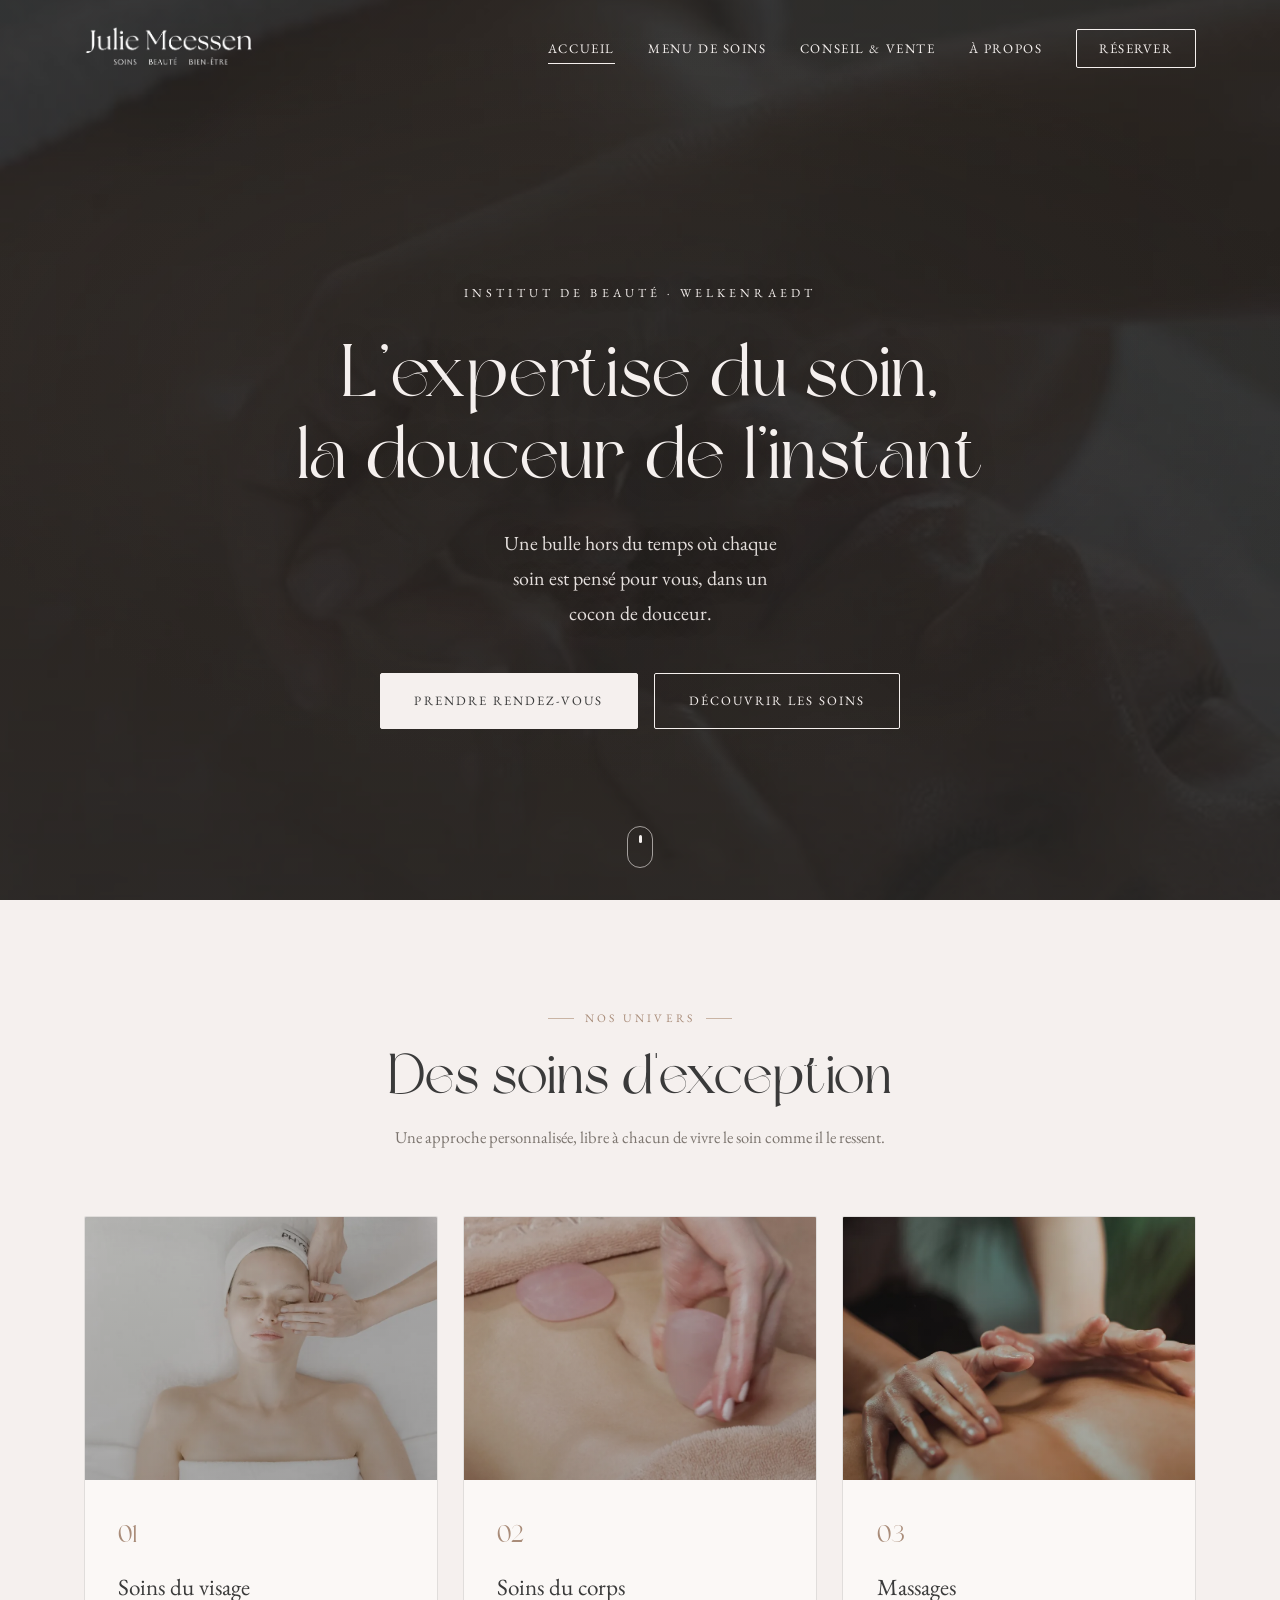
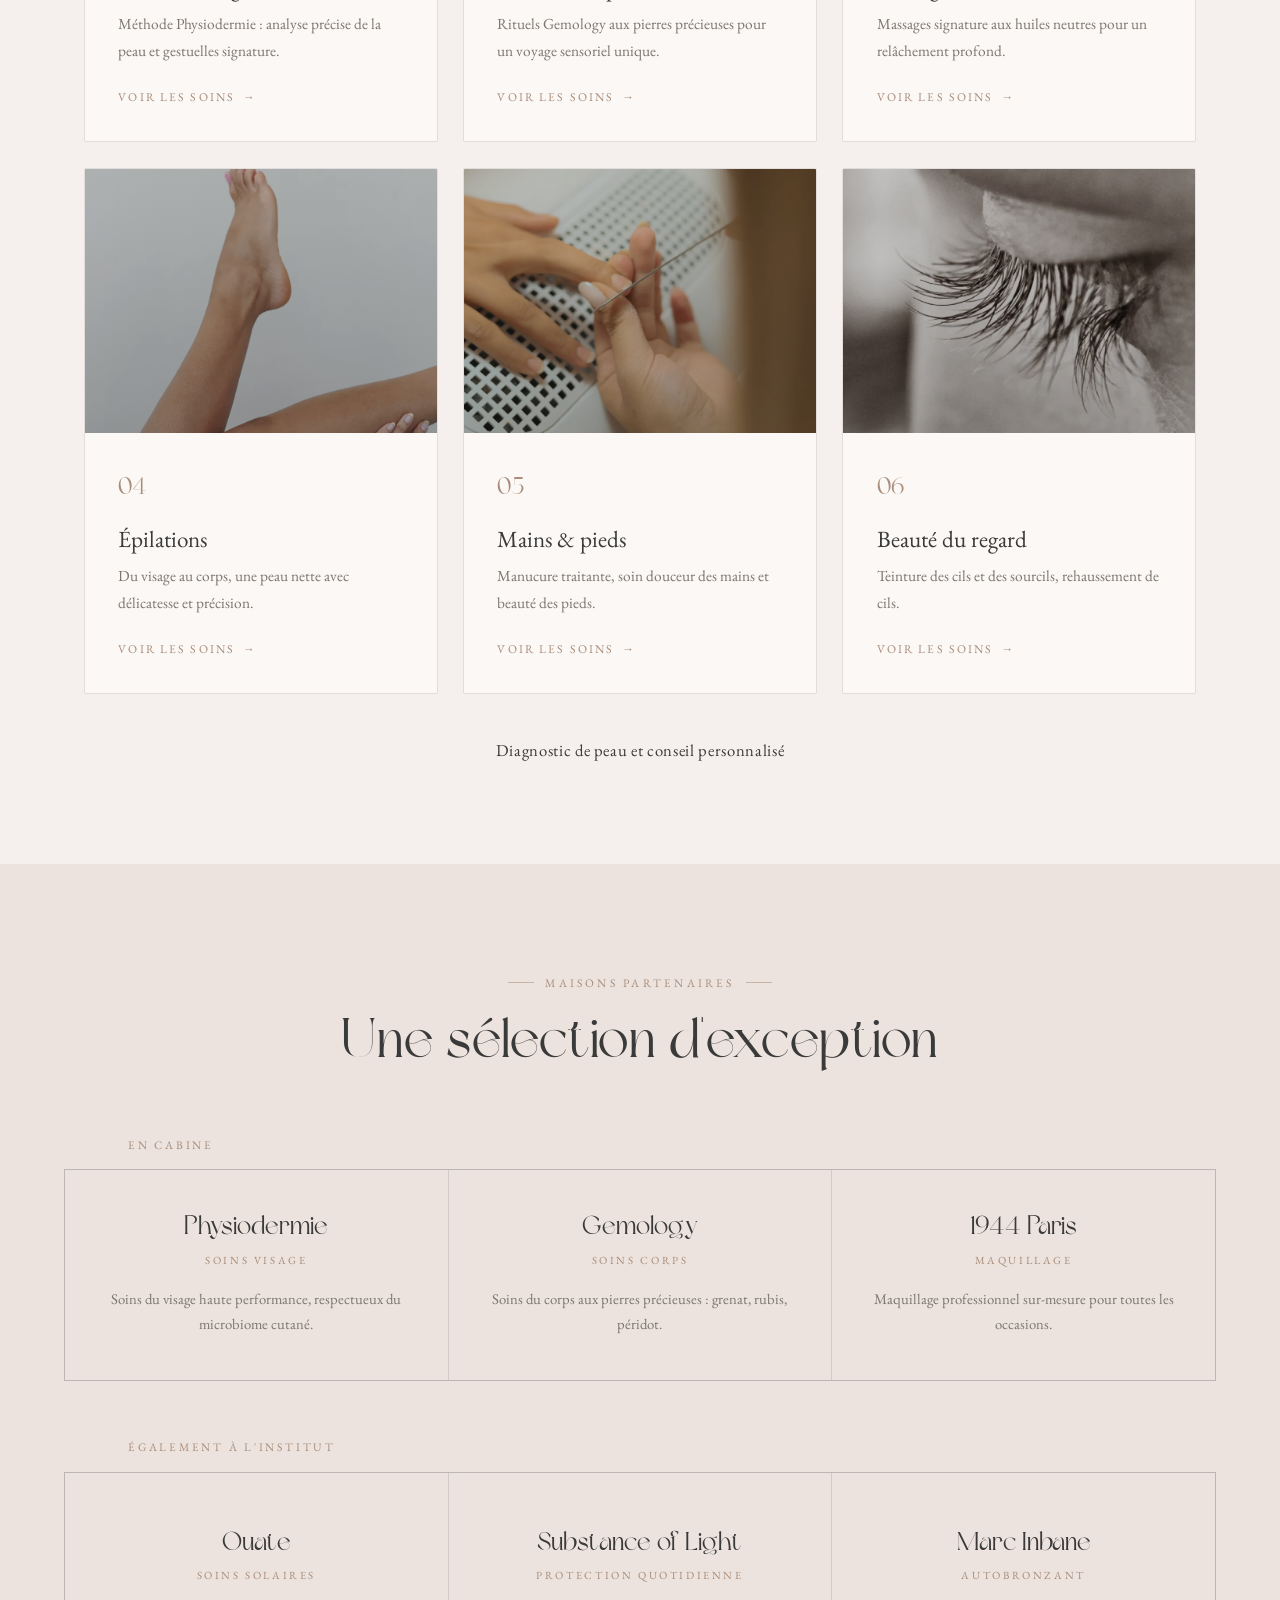
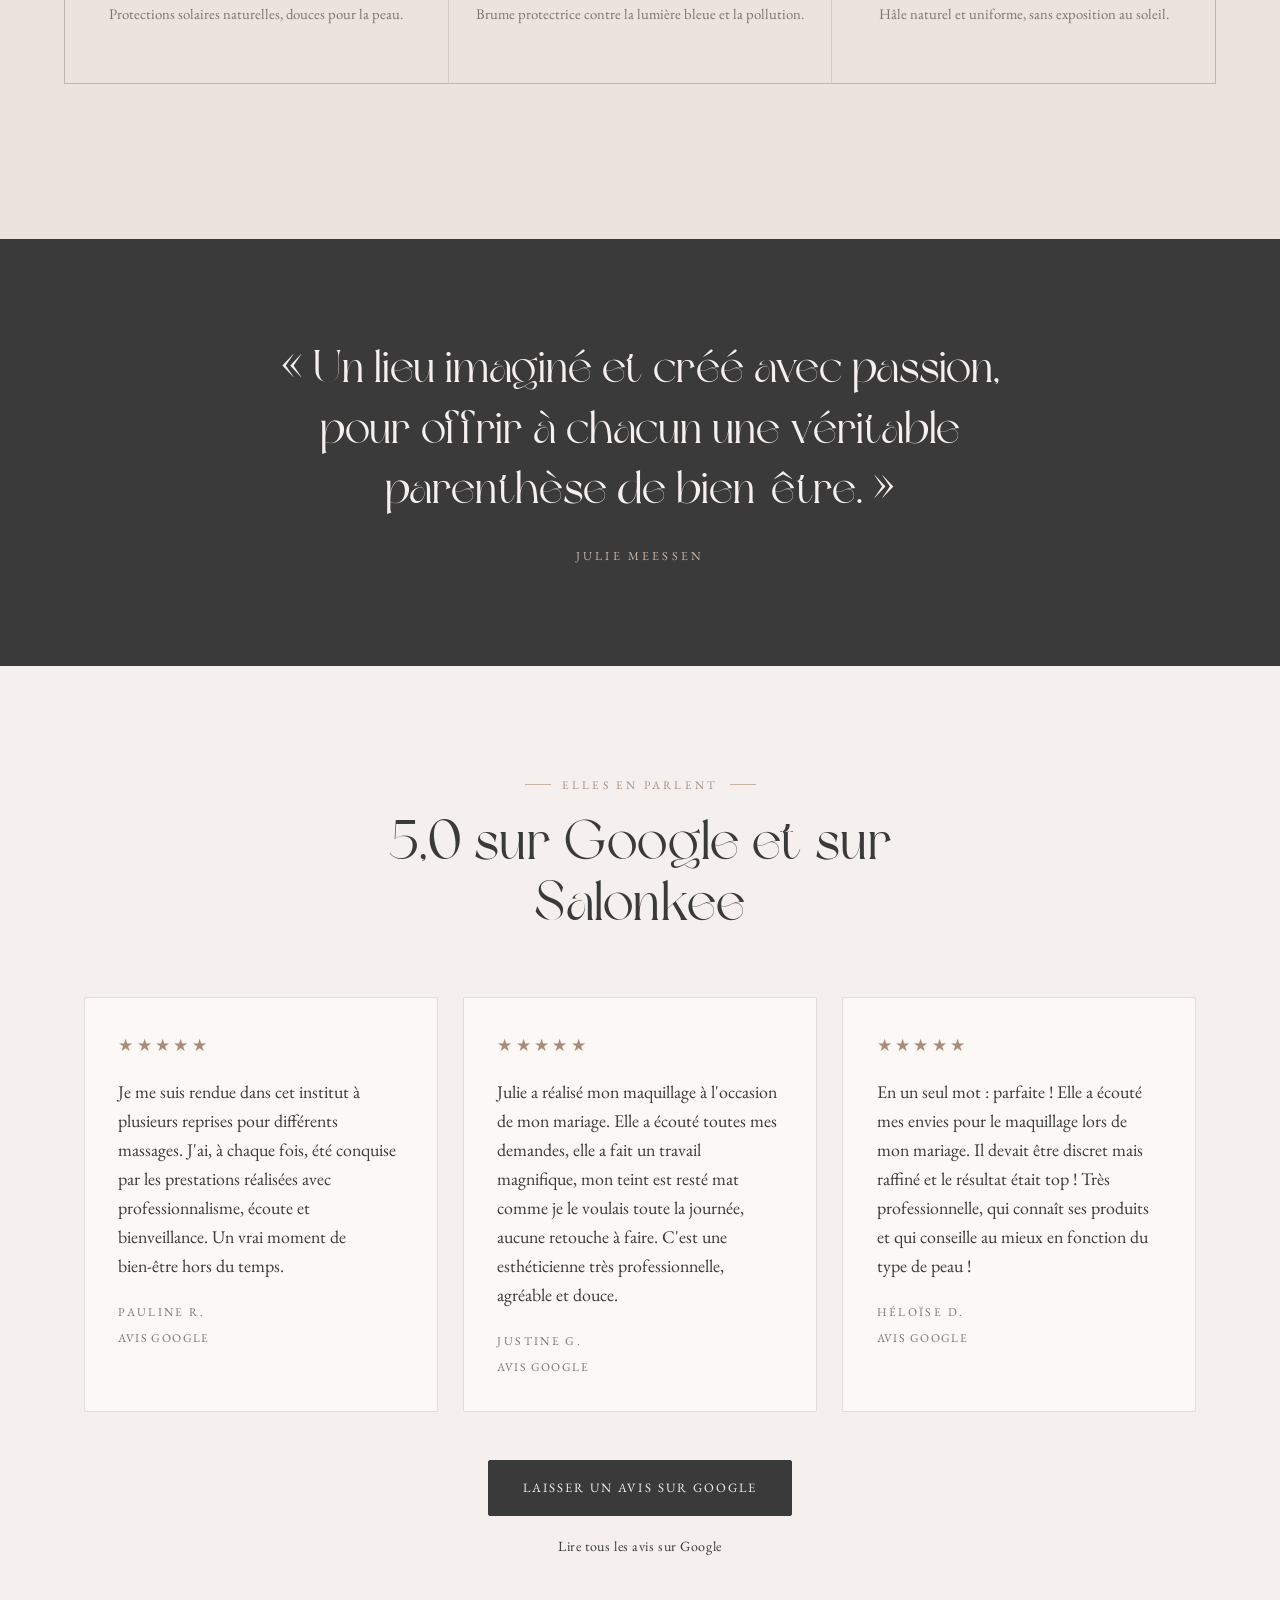
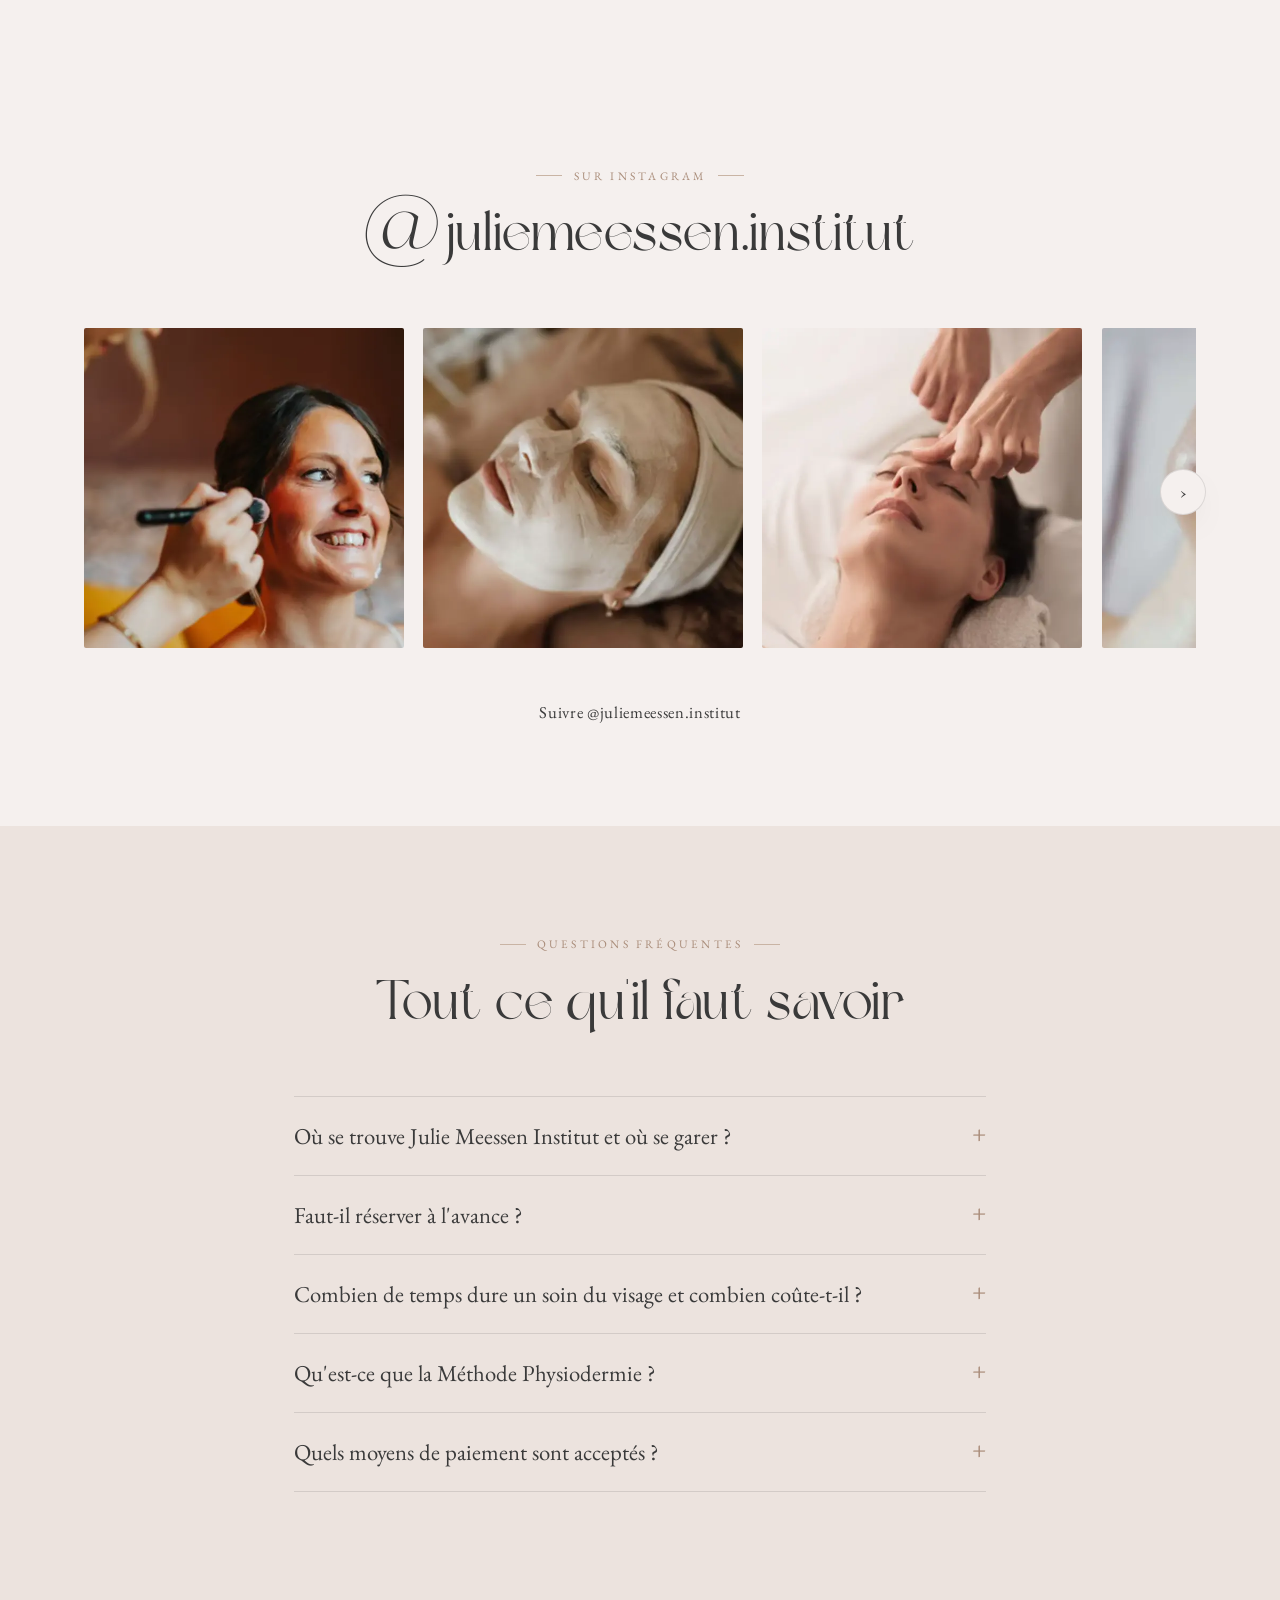
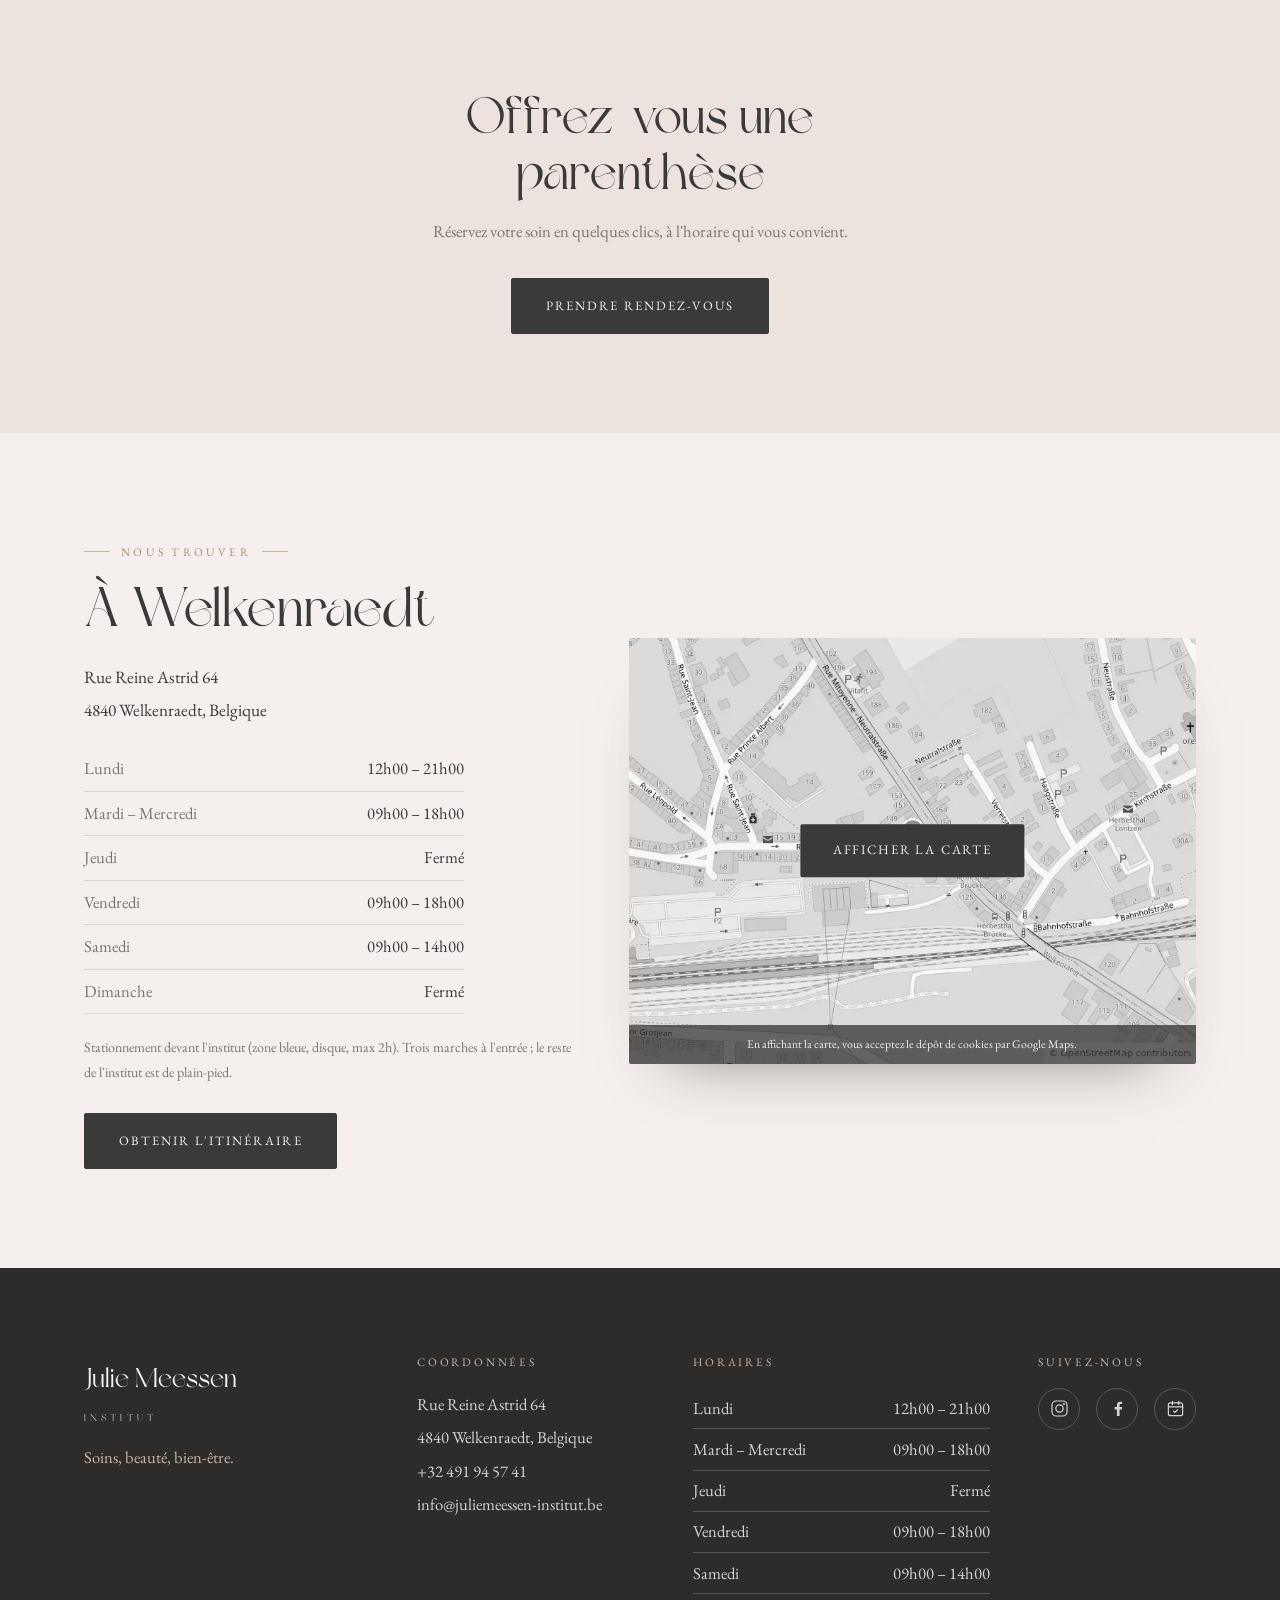
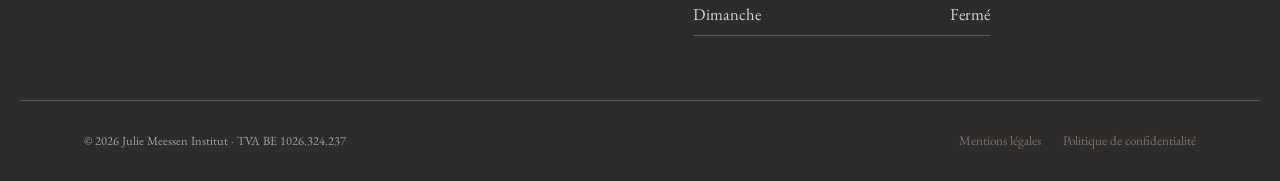
<file: index.html>
<!DOCTYPE html>
<html lang="fr">
<head>
  <meta charset="UTF-8" />
  <meta name="viewport" content="width=device-width, initial-scale=1.0" />

  <!-- ============================================================
       SEO — ciblage local Welkenraedt
  ============================================================ -->
  <title>Julie Meessen Institut — Institut de beauté à Welkenraedt</title>
  <meta name="description" content="Institut de beauté à Welkenraedt. Soins du visage, soins du corps, massages, épilations et beauté du regard. Révélez votre beauté naturelle." />
  <link rel="canonical" href="https://www.juliemeessen-institut.be/" />

  <!-- Open Graph (partage Facebook / Instagram) -->
  <meta property="og:type" content="website" />
  <meta property="og:locale" content="fr_BE" />
  <meta property="og:title" content="Julie Meessen Institut — Institut de beauté à Welkenraedt" />
  <meta property="og:description" content="Institut de beauté à Welkenraedt. Soins du visage, soins du corps, massages, épilations et beauté du regard. Révélez votre beauté naturelle." />
  <meta property="og:url" content="https://www.juliemeessen-institut.be/" />
  <meta property="og:site_name" content="Julie Meessen Institut" />
  <meta property="og:image" content="https://www.juliemeessen-institut.be/assets/images/og-image.jpg" />
  <meta property="og:image:type" content="image/jpeg" />
  <meta property="og:image:width" content="1200" />
  <meta property="og:image:height" content="630" />
  <meta property="og:image:alt" content="Soin du visage à l'institut Julie Meessen, à Welkenraedt" />
  <meta name="twitter:card" content="summary_large_image" />
  <meta name="twitter:title" content="Julie Meessen Institut — Institut de beauté à Welkenraedt" />
  <meta name="twitter:description" content="Institut de beauté à Welkenraedt. Soins du visage, soins du corps, massages, épilations et beauté du regard. Révélez votre beauté naturelle." />
  <meta name="twitter:image" content="https://www.juliemeessen-institut.be/assets/images/og-image.jpg" />
  <meta name="twitter:image:alt" content="Soin du visage à l'institut Julie Meessen, à Welkenraedt" />

  <!-- ============================================================
       POLICES — auto-hébergées (Dream Avenue + EB Garamond),
       déclarées en @font-face dans css/styles.css et css/additions.css
  ============================================================ -->
  <link rel="preload" href="assets/fonts/dream-avenue.woff2" as="font" type="font/woff2" crossorigin />
  <link rel="preload" href="assets/fonts/EBGaramond-Regular.woff2" as="font" type="font/woff2" crossorigin />

  <!-- Styles -->
  <!-- Favicon & manifeste -->
  <link rel="icon" href="favicon.ico" sizes="any" />
  <link rel="icon" type="image/png" sizes="32x32" href="assets/images/favicon-32x32.png" />
  <link rel="icon" type="image/png" sizes="16x16" href="assets/images/favicon-16x16.png" />
  <link rel="apple-touch-icon" href="assets/images/apple-touch-icon.png" />
  <link rel="manifest" href="site.webmanifest" />
  <meta name="theme-color" content="#3a3a3a" />

  <link rel="stylesheet" href="css/styles.css" />
  <link rel="stylesheet" href="css/additions.css" />

  <!-- ============================================================
       Données structurées — LocalBusiness (référencement local)
  ============================================================ -->
  <script type="application/ld+json">
  {
    "@context": "https://schema.org",
    "@graph": [
      {
        "@type": "BeautySalon",
        "@id": "https://www.juliemeessen-institut.be/#institut",
        "name": "Julie Meessen Institut",
        "description": "Institut de beauté à Welkenraedt : soins du visage Méthode Physiodermie, rituels corps Gemology, massages, épilations, beauté des mains et des pieds et beauté du regard.",
        "image": "https://www.juliemeessen-institut.be/assets/images/og-image.jpg",
        "logo": "https://www.juliemeessen-institut.be/assets/images/logo-dark.png",
        "url": "https://www.juliemeessen-institut.be/",
        "telephone": "+32491945741",
        "email": "info@juliemeessen-institut.be",
        "priceRange": "€€",
        "currenciesAccepted": "EUR",
        "paymentAccepted": "Bancontact, Espèces, Chèque-cadeau",
        "knowsLanguage": "fr",
        "vatID": "BE1026324237",
        "founder": {
          "@type": "Person",
          "@id": "https://www.juliemeessen-institut.be/#julie",
          "name": "Julie Meessen",
          "jobTitle": "Esthéticienne",
          "worksFor": { "@id": "https://www.juliemeessen-institut.be/#institut" }
        },
        "address": {
          "@type": "PostalAddress",
          "streetAddress": "Rue Reine Astrid 64",
          "postalCode": "4840",
          "addressLocality": "Welkenraedt",
          "addressRegion": "Liège",
          "addressCountry": "BE"
        },
        "geo": {
          "@type": "GeoCoordinates",
          "latitude": 50.660644,
          "longitude": 5.9801354
        },
        "hasMap": "https://www.google.com/maps/search/?api=1&query=Rue+Reine+Astrid+64,+4840+Welkenraedt",
        "areaServed": [
          { "@type": "City", "name": "Welkenraedt" },
          { "@type": "City", "name": "Henri-Chapelle" },
          { "@type": "City", "name": "Baelen" },
          { "@type": "City", "name": "Lontzen" },
          { "@type": "City", "name": "Herve" },
          { "@type": "City", "name": "Aubel" },
          { "@type": "City", "name": "Thimister-Clermont" },
          { "@type": "City", "name": "Limbourg" },
          { "@type": "City", "name": "Plombières" },
          { "@type": "City", "name": "Eupen" },
          { "@type": "City", "name": "Verviers" }
        ],
        "openingHoursSpecification": [
          { "@type": "OpeningHoursSpecification", "dayOfWeek": "Monday",    "opens": "12:00", "closes": "21:00" },
          { "@type": "OpeningHoursSpecification", "dayOfWeek": ["Tuesday","Wednesday","Friday"], "opens": "09:00", "closes": "18:00" },
          { "@type": "OpeningHoursSpecification", "dayOfWeek": "Saturday",  "opens": "09:00", "closes": "14:00" },
          { "@type": "OpeningHoursSpecification", "dayOfWeek": ["Thursday","Sunday"], "opens": "00:00", "closes": "00:00" }
        ],
        "potentialAction": {
          "@type": "ReserveAction",
          "name": "Réserver un soin en ligne",
          "target": {
            "@type": "EntryPoint",
            "urlTemplate": "https://salonkee.be/salon/julie-meessen-institut?lang=fr",
            "actionPlatform": [
              "http://schema.org/DesktopWebPlatform",
              "http://schema.org/MobileWebPlatform"
            ]
          },
          "result": { "@type": "Reservation", "name": "Rendez-vous à l'institut" }
        },
        "sameAs": [
          "https://www.instagram.com/juliemeessen.institut/",
          "https://www.facebook.com/p/Julie-Meessen-Institut-61581154431038/",
          "https://salonkee.be/salon/julie-meessen-institut"
        ]
      },
      {
        "@type": "WebSite",
        "@id": "https://www.juliemeessen-institut.be/#site",
        "url": "https://www.juliemeessen-institut.be/",
        "name": "Julie Meessen Institut",
        "inLanguage": "fr-BE",
        "publisher": { "@id": "https://www.juliemeessen-institut.be/#institut" }
      },
      {
        "@type": "WebPage",
        "@id": "https://www.juliemeessen-institut.be/#accueil",
        "url": "https://www.juliemeessen-institut.be/",
        "name": "Julie Meessen Institut — Institut de beauté à Welkenraedt",
        "isPartOf": { "@id": "https://www.juliemeessen-institut.be/#site" },
        "about": { "@id": "https://www.juliemeessen-institut.be/#institut" },
        "inLanguage": "fr-BE"
      },
      {
        "@type": "FAQPage",
        "@id": "https://www.juliemeessen-institut.be/#faq",
        "mainEntity": [
          {
            "@type": "Question",
            "name": "Où se trouve Julie Meessen Institut et où se garer ?",
            "acceptedAnswer": {
              "@type": "Answer",
              "text": "L'institut se situe Rue Reine Astrid 64, à 4840 Welkenraedt, en province de Liège. Le stationnement se fait directement devant l'institut, en zone bleue : disque obligatoire, deux heures maximum. Trois marches donnent accès à l'entrée ; le reste de l'institut est de plain-pied."
            }
          },
          {
            "@type": "Question",
            "name": "Faut-il réserver à l'avance ?",
            "acceptedAnswer": {
              "@type": "Answer",
              "text": "Oui, l'institut fonctionne uniquement sur rendez-vous. La réservation se fait en ligne sur Salonkee, à toute heure, ou par téléphone au 0491 94 57 41. Les soins de 90 minutes se réservent idéalement plusieurs semaines à l'avance."
            }
          },
          {
            "@type": "Question",
            "name": "Combien de temps dure un soin du visage et combien coûte-t-il ?",
            "acceptedAnswer": {
              "@type": "Answer",
              "text": "Les soins du visage durent de 30 à 90 minutes, pour un tarif de 45 à 130 euros. Le Soin Radiance dure 30 minutes et coûte 45 euros ; le Soin Chrono Repair, anti-âge, dure 90 minutes et coûte 130 euros. Une cure de quatre soins bénéficie de 15 % de réduction."
            }
          },
          {
            "@type": "Question",
            "name": "Qu'est-ce que la Méthode Physiodermie ?",
            "acceptedAnswer": {
              "@type": "Answer",
              "text": "La Méthode Physiodermie est une approche suisse des soins du visage qui commence par une analyse précise de la peau. Plutôt que de traiter un symptôme isolé, elle cible la cause et respecte l'équilibre du microbiome cutané, en combinant actifs ciblés et gestuelles manuelles spécifiques."
            }
          },
          {
            "@type": "Question",
            "name": "Quels moyens de paiement sont acceptés ?",
            "acceptedAnswer": {
              "@type": "Answer",
              "text": "L'institut accepte le Bancontact, les espèces et les chèques-cadeaux de l'institut. Les cartes de crédit et les éco-chèques ne sont pas acceptés. Un chèque-cadeau peut être commandé pour n'importe quel soin ou pour un montant libre, directement à l'institut."
            }
          }
        ]
      }
    ]
  }
  </script>
  <!-- Mesure d'audience Umami : sans cookies, n'enregistre aucune donnée personnelle -->
  <script defer src="https://cloud.umami.is/script.js" data-website-id="1124ee70-fb61-4c8d-be3d-ac3a2cd8c27b"
          data-domains="www.juliemeessen-institut.be,juliemeessen-institut.be"
          data-do-not-track="true"></script>
</head>

<body>
  <!-- Accès rapide clavier (accessibilité) -->
  <a href="#contenu" class="skip-link">Aller au contenu</a>

  <!-- ============================================================
       HEADER — navigation sticky (transparent → fond au scroll)
  ============================================================ -->
  <header class="site-header" id="header" data-header>
    <div class="header__inner">
      <a href="index.html" class="header__logo" aria-label="Julie Meessen Institut — accueil">
        <img width="762" height="194" src="assets/images/logo-white.png" alt="Julie Meessen Institut" class="header__logo-img header__logo-img--light" />
        <img width="762" height="194" src="assets/images/logo-dark.png" alt="" aria-hidden="true" class="header__logo-img header__logo-img--dark" />
      </a>

      <nav class="header__nav" aria-label="Navigation principale">
        <button class="nav-toggle" aria-expanded="false" aria-controls="menu-principal" aria-label="Ouvrir le menu">
          <span></span><span></span><span></span>
        </button>

        <ul class="nav-menu" id="menu-principal">
          <li><a href="index.html" aria-current="page">Accueil</a></li>
          <li><a href="menu-de-soins.html">Menu de soins</a></li>
          <li><a href="conseil-et-vente.html">Conseil &amp; vente</a></li>
          <li><a href="a-propos.html">À propos</a></li>
          <li>
            <a href="https://salonkee.be/salon/julie-meessen-institut?lang=fr"
               class="nav-cta" target="_blank" rel="noopener" data-umami-event="Réservation Salonkee" data-umami-event-page="accueil" data-umami-event-zone="en-tête">Réserver</a>
          </li>
        </ul>
      </nav>
    </div>
  </header>

  <main id="contenu">

    <!-- ==========================================================
         1. HERO — plein écran, vidéo de fond
    ========================================================== -->
    <section class="hero" aria-label="Introduction">
      <video class="hero__video" autoplay muted loop playsinline preload="none"
             poster="assets/images/hero-poster.jpg" data-hero-video
             data-src="assets/videos/hero.mp4"></video>
      <div class="hero__overlay" aria-hidden="true"></div>

      <div class="hero__content">
        <p class="hero__eyebrow" data-reveal>Institut de beauté · Welkenraedt</p>
        <h1 class="hero__title hero__title--2l" data-reveal><span>L’expertise du soin,</span> <span>la douceur de l’instant</span></h1>
        <p class="hero__lead" data-reveal>
          Une bulle hors du temps où chaque soin est pensé pour vous,
          dans un cocon de douceur.
        </p>
        <div class="hero__actions" data-reveal>
          <a href="https://salonkee.be/salon/julie-meessen-institut?lang=fr"
             class="btn btn--primary" target="_blank" rel="noopener" data-umami-event="Réservation Salonkee" data-umami-event-page="accueil" data-umami-event-zone="hero">
            Prendre rendez-vous
          </a>
          <a href="menu-de-soins.html" class="btn btn--ghost">Découvrir les soins</a>
        </div>
      </div>

      <a href="#services" class="hero__scroll" aria-label="Défiler vers les soins">
        <span></span>
      </a>
    </section>

    <!-- ==========================================================
         2. SERVICES — aperçu des 6 catégories
    ========================================================== -->
    <section class="services" id="services" aria-labelledby="services-titre">
      <header class="section-head" data-reveal>
        <p class="section-head__eyebrow">Nos univers</p>
        <h2 class="section-head__title" id="services-titre">Des soins d'exception</h2>
        <p class="section-head__intro">
          Une approche personnalisée, libre à chacun de vivre le soin comme il le ressent.
        </p>
      </header>

      <ul class="services__grid">
        <li class="service-card" data-reveal>
          <a class="service-card__media" href="menu-de-soins.html#visage" tabindex="-1" aria-hidden="true">
            <img width="900" height="675" src="assets/images/service-visage.webp" alt="Soin du visage Méthode Physiodermie, cliente allongée les yeux fermés" loading="lazy" />
          </a>
          <div class="service-card__body">
            <span class="service-card__index">01</span>
            <h3 class="service-card__title">Soins du visage</h3>
            <p class="service-card__desc">Méthode Physiodermie : analyse précise de la peau et gestuelles signature.</p>
            <a href="menu-de-soins.html#visage" class="service-card__link">Voir les soins</a>
          </div>
        </li>

        <li class="service-card" data-reveal>
          <a class="service-card__media" href="menu-de-soins.html#corps" tabindex="-1" aria-hidden="true">
            <img width="900" height="675" src="assets/images/service-corps.webp" alt="Rituel corps Gemology aux pierres de quartz rose" loading="lazy" />
          </a>
          <div class="service-card__body">
            <span class="service-card__index">02</span>
            <h3 class="service-card__title">Soins du corps</h3>
            <p class="service-card__desc">Rituels Gemology aux pierres précieuses pour un voyage sensoriel unique.</p>
            <a href="menu-de-soins.html#corps" class="service-card__link">Voir les soins</a>
          </div>
        </li>

        <li class="service-card" data-reveal>
          <a class="service-card__media" href="menu-de-soins.html#massages" tabindex="-1" aria-hidden="true">
            <img width="900" height="675" src="assets/images/service-massages.webp" alt="Mains en train de masser le dos" loading="lazy" />
          </a>
          <div class="service-card__body">
            <span class="service-card__index">03</span>
            <h3 class="service-card__title">Massages</h3>
            <p class="service-card__desc">Massages signature aux huiles neutres pour un relâchement profond.</p>
            <a href="menu-de-soins.html#massages" class="service-card__link">Voir les soins</a>
          </div>
        </li>

        <li class="service-card" data-reveal>
          <a class="service-card__media" href="menu-de-soins.html#epilations" tabindex="-1" aria-hidden="true">
            <img width="900" height="675" src="assets/images/service-epilations.webp" alt="Jambes lisses après une épilation" loading="lazy" />
          </a>
          <div class="service-card__body">
            <span class="service-card__index">04</span>
            <h3 class="service-card__title">Épilations</h3>
            <p class="service-card__desc">Du visage au corps, une peau nette avec délicatesse et précision.</p>
            <a href="menu-de-soins.html#epilations" class="service-card__link">Voir les soins</a>
          </div>
        </li>

        <li class="service-card" data-reveal>
          <a class="service-card__media" href="menu-de-soins.html#mains" tabindex="-1" aria-hidden="true">
            <img width="900" height="675" src="assets/images/service-mains.webp" alt="Soin des ongles en cours" loading="lazy" />
          </a>
          <div class="service-card__body">
            <span class="service-card__index">05</span>
            <h3 class="service-card__title">Mains &amp; pieds</h3>
            <p class="service-card__desc">Manucure traitante, soin douceur des mains et beauté des pieds.</p>
            <a href="menu-de-soins.html#mains" class="service-card__link">Voir les soins</a>
          </div>
        </li>

        <li class="service-card" data-reveal>
          <a class="service-card__media" href="menu-de-soins.html#regard" tabindex="-1" aria-hidden="true">
            <img width="900" height="675" src="assets/images/service-regard.webp" alt="Gros plan de cils recourbés" loading="lazy" />
          </a>
          <div class="service-card__body">
            <span class="service-card__index">06</span>
            <h3 class="service-card__title">Beauté du regard</h3>
            <p class="service-card__desc">Teinture des cils et des sourcils, rehaussement de cils.</p>
            <a href="menu-de-soins.html#regard" class="service-card__link">Voir les soins</a>
          </div>
        </li>
      </ul>

      <p class="instagram__cta" data-reveal>
        <a href="conseil-et-vente.html" class="link-underline">Diagnostic de peau et conseil personnalisé</a>
      </p>
    </section>

    <!-- ==========================================================
         3. MARQUES PARTENAIRES
    ========================================================== -->
    <section class="brands" id="marques" aria-labelledby="brands-titre">
      <header class="section-head" data-reveal>
        <p class="section-head__eyebrow">Maisons partenaires</p>
        <h2 class="section-head__title" id="brands-titre">Une sélection d'exception</h2>
      </header>

      <p class="brands__label" data-reveal>En cabine</p>
      <ul class="brands__grid brands__grid--three">
        <li class="brand-card" data-reveal>
          <div class="brand-card__body">
            <h3 class="brand-card__name">Physiodermie</h3>
            <p class="brand-card__origin">Soins visage</p>
            <p class="brand-card__desc">Soins du visage haute performance, respectueux du microbiome cutané.</p>
          </div>
          <img class="brand-card__logo" src="assets/images/marques/physiodermie.webp" alt="" aria-hidden="true" loading="lazy" width="440" height="85" />
        </li>
        <li class="brand-card" data-reveal>
          <div class="brand-card__body">
            <h3 class="brand-card__name">Gemology</h3>
            <p class="brand-card__origin">Soins corps</p>
            <p class="brand-card__desc">Soins du corps aux pierres précieuses : grenat, rubis, péridot.</p>
          </div>
          <img class="brand-card__logo" src="assets/images/marques/gemology.webp" alt="" aria-hidden="true" loading="lazy" width="440" height="87" />
        </li>
        <li class="brand-card" data-reveal>
          <div class="brand-card__body">
            <h3 class="brand-card__name">1944 Paris</h3>
            <p class="brand-card__origin">Maquillage</p>
            <p class="brand-card__desc">Maquillage professionnel sur-mesure pour toutes les occasions.</p>
          </div>
          <img class="brand-card__logo" src="assets/images/marques/1944-paris.webp" alt="" aria-hidden="true" loading="lazy" width="440" height="326" />
        </li>
      </ul>

      <p class="brands__label" data-reveal>Également à l'institut</p>
      <ul class="brands__grid brands__grid--three">
        <li class="brand-card" data-reveal>
          <div class="brand-card__body">
            <h3 class="brand-card__name">Ouate</h3>
            <p class="brand-card__origin">Soins solaires</p>
            <p class="brand-card__desc">Protections solaires naturelles, douces pour la peau.</p>
          </div>
          <img class="brand-card__logo" src="assets/images/marques/ouate.webp" alt="" aria-hidden="true" loading="lazy" width="440" height="314" />
        </li>
        <li class="brand-card" data-reveal>
          <div class="brand-card__body">
            <h3 class="brand-card__name">Substance of Light</h3>
            <p class="brand-card__origin">Protection quotidienne</p>
            <p class="brand-card__desc">Brume protectrice contre la lumière bleue et la pollution.</p>
          </div>
          <img class="brand-card__logo" src="assets/images/marques/substance-of-light.webp" alt="" aria-hidden="true" loading="lazy" width="440" height="60" />
        </li>
        <li class="brand-card" data-reveal>
          <div class="brand-card__body">
            <h3 class="brand-card__name">Marc Inbane</h3>
            <p class="brand-card__origin">Autobronzant</p>
            <p class="brand-card__desc">Hâle naturel et uniforme, sans exposition au soleil.</p>
          </div>
          <img class="brand-card__logo" src="assets/images/marques/marc-inbane.webp" alt="" aria-hidden="true" loading="lazy" width="440" height="50" />
        </li>
      </ul>
    </section>

    <!-- ==========================================================
         4. BANDEAU CITATION / PHILOSOPHIE
    ========================================================== -->
    <section class="quote" aria-label="Notre philosophie">
      <blockquote class="quote__text" data-reveal>
        <p>« Un lieu imaginé et créé avec passion, pour offrir à chacun une véritable parenthèse de bien-être. »</p>
        <cite>Julie Meessen</cite>
      </blockquote>
    </section>

    <!-- ==========================================================
         5. AVIS CLIENTS — avis Google réels, cités mot pour mot
    ========================================================== -->
    <section class="testimonials" aria-labelledby="avis-titre">
      <header class="section-head" data-reveal>
        <p class="section-head__eyebrow">Elles en parlent</p>
        <h2 class="section-head__title" id="avis-titre">5,0 sur Google et sur Salonkee</h2>
      </header>

      <ul class="testimonials__grid">
        <li class="testimonial" data-reveal>
          <p class="testimonial__stars" aria-label="Note : 5 étoiles sur 5">★★★★★</p>
          <p class="testimonial__text">Je me suis rendue dans cet institut à plusieurs reprises pour différents massages. J'ai, à chaque fois, été conquise par les prestations réalisées avec professionnalisme, écoute et bienveillance. Un vrai moment de bien-être hors du temps.</p>
          <p class="testimonial__author">Pauline R. <span class="testimonial__source">Avis Google</span></p>
        </li>
        <li class="testimonial" data-reveal>
          <p class="testimonial__stars" aria-label="Note : 5 étoiles sur 5">★★★★★</p>
          <p class="testimonial__text">Julie a réalisé mon maquillage à l'occasion de mon mariage. Elle a écouté toutes mes demandes, elle a fait un travail magnifique, mon teint est resté mat comme je le voulais toute la journée, aucune retouche à faire. C'est une esthéticienne très professionnelle, agréable et douce.</p>
          <p class="testimonial__author">Justine G. <span class="testimonial__source">Avis Google</span></p>
        </li>
        <li class="testimonial" data-reveal>
          <p class="testimonial__stars" aria-label="Note : 5 étoiles sur 5">★★★★★</p>
          <p class="testimonial__text">En un seul mot : parfaite ! Elle a écouté mes envies pour le maquillage lors de mon mariage. Il devait être discret mais raffiné et le résultat était top ! Très professionnelle, qui connaît ses produits et qui conseille au mieux en fonction du type de peau !</p>
          <p class="testimonial__author">Héloïse D. <span class="testimonial__source">Avis Google</span></p>
        </li>
      </ul>

      <div class="testimonials__cta" data-reveal>
        <a href="https://search.google.com/local/writereview?placeid=ChIJWcVOA1CPwEcR8ce0fCh-joQ"
           class="btn btn--primary" target="_blank" rel="noopener" data-umami-event="Laisser un avis Google" data-umami-event-page="accueil" data-umami-event-zone="avis">Laisser un avis sur Google</a>
        <p class="testimonials__more">
          <a href="https://www.google.com/maps/place/?q=place_id:ChIJWcVOA1CPwEcR8ce0fCh-joQ" target="_blank" rel="noopener" class="link-underline" data-umami-event="Lire les avis Google" data-umami-event-page="accueil" data-umami-event-zone="avis">Lire tous les avis sur Google</a>
        </p>
      </div>
    </section>

    <!-- ==========================================================
         6. FEED INSTAGRAM
         (alimenté par la GitHub Action « Flux Instagram »)
    ========================================================== -->
    <section class="instagram" aria-labelledby="insta-titre">
      <header class="section-head" data-reveal>
        <p class="section-head__eyebrow">Sur Instagram</p>
        <h2 class="section-head__title" id="insta-titre">@juliemeessen.institut</h2>
      </header>

      <div class="instagram__carousel" data-reveal>
        <button class="carousel-btn carousel-btn--prev" aria-label="Publications précédentes">‹</button>
        <ul class="instagram__track" data-instagram-feed>
          <!-- Visuels de repli : remplacés à l'exécution par assets/instagram.json,
               alimenté par .github/workflows/instagram.yml -->
          <li class="instagram__item"><a href="https://www.instagram.com/juliemeessen.institut/" target="_blank" rel="noopener" data-umami-event="Instagram" data-umami-event-page="accueil" data-umami-event-zone="avis"><img width="600" height="600" src="assets/images/insta-1.webp" alt="Publication Instagram de l'institut" loading="lazy" /></a></li>
          <li class="instagram__item"><a href="https://www.instagram.com/juliemeessen.institut/" target="_blank" rel="noopener" data-umami-event="Instagram" data-umami-event-page="accueil" data-umami-event-zone="avis"><img width="600" height="600" src="assets/images/insta-2.webp" alt="Publication Instagram de l'institut" loading="lazy" /></a></li>
          <li class="instagram__item"><a href="https://www.instagram.com/juliemeessen.institut/" target="_blank" rel="noopener" data-umami-event="Instagram" data-umami-event-page="accueil" data-umami-event-zone="avis"><img width="600" height="600" src="assets/images/insta-3.webp" alt="Publication Instagram de l'institut" loading="lazy" /></a></li>
          <li class="instagram__item"><a href="https://www.instagram.com/juliemeessen.institut/" target="_blank" rel="noopener" data-umami-event="Instagram" data-umami-event-page="accueil" data-umami-event-zone="avis"><img width="600" height="600" src="assets/images/insta-4.webp" alt="Publication Instagram de l'institut" loading="lazy" /></a></li>
          <li class="instagram__item"><a href="https://www.instagram.com/juliemeessen.institut/" target="_blank" rel="noopener" data-umami-event="Instagram" data-umami-event-page="accueil" data-umami-event-zone="avis"><img width="600" height="600" src="assets/images/insta-5.webp" alt="Publication Instagram de l'institut" loading="lazy" /></a></li>
          <li class="instagram__item"><a href="https://www.instagram.com/juliemeessen.institut/" target="_blank" rel="noopener" data-umami-event="Instagram" data-umami-event-page="accueil" data-umami-event-zone="avis"><img width="600" height="600" src="assets/images/insta-6.webp" alt="Publication Instagram de l'institut" loading="lazy" /></a></li>
        </ul>
        <button class="carousel-btn carousel-btn--next" aria-label="Publications suivantes">›</button>
      </div>

      <p class="instagram__cta" data-reveal>
        <a href="https://www.instagram.com/juliemeessen.institut/" target="_blank" rel="noopener" class="link-underline" data-umami-event="Instagram" data-umami-event-page="accueil" data-umami-event-zone="avis">
          Suivre @juliemeessen.institut
        </a>
      </p>
    </section>

    <!-- ==========================================================
         FAQ — contenu visible, repris à l'identique dans le FAQPage
    ========================================================== -->
    <section class="faq" id="faq" aria-labelledby="faq-titre">
      <header class="section-head" data-reveal>
        <p class="section-head__eyebrow">Questions fréquentes</p>
        <h2 class="section-head__title" id="faq-titre">Tout ce qu'il faut savoir</h2>
      </header>

      <div class="faq__list" data-reveal>
        <details class="faq__item">
          <summary class="faq__q">Où se trouve Julie Meessen Institut et où se garer&nbsp;?</summary>
          <div class="faq__a"><p>L'institut se situe Rue Reine Astrid 64, à 4840 Welkenraedt, en province de Liège. Le stationnement se fait directement devant l'institut, en zone bleue&nbsp;: disque obligatoire, deux heures maximum. Trois marches donnent accès à l'entrée&nbsp;; le reste de l'institut est de plain-pied.</p></div>
        </details>

        <details class="faq__item">
          <summary class="faq__q">Faut-il réserver à l'avance&nbsp;?</summary>
          <div class="faq__a"><p>Oui, l'institut fonctionne uniquement sur rendez-vous. La réservation se fait en ligne sur Salonkee, à toute heure, ou par téléphone au 0491 94 57 41. Les soins de 90 minutes se réservent idéalement plusieurs semaines à l'avance.</p></div>
        </details>

        <details class="faq__item">
          <summary class="faq__q">Combien de temps dure un soin du visage et combien coûte-t-il&nbsp;?</summary>
          <div class="faq__a"><p>Les soins du visage durent de 30 à 90 minutes, pour un tarif de 45 à 130 euros. Le Soin Radiance dure 30 minutes et coûte 45 euros&nbsp;; le Soin Chrono Repair, anti-âge, dure 90 minutes et coûte 130 euros. Une cure de quatre soins bénéficie de 15 % de réduction.</p></div>
        </details>

        <details class="faq__item">
          <summary class="faq__q">Qu'est-ce que la Méthode Physiodermie&nbsp;?</summary>
          <div class="faq__a"><p>La Méthode Physiodermie est une approche suisse des soins du visage qui commence par une analyse précise de la peau. Plutôt que de traiter un symptôme isolé, elle cible la cause et respecte l'équilibre du microbiome cutané, en combinant actifs ciblés et gestuelles manuelles spécifiques.</p></div>
        </details>

        <details class="faq__item">
          <summary class="faq__q">Quels moyens de paiement sont acceptés&nbsp;?</summary>
          <div class="faq__a"><p>L'institut accepte le Bancontact, les espèces et les chèques-cadeaux de l'institut. Les cartes de crédit et les éco-chèques ne sont pas acceptés. Un chèque-cadeau peut être commandé pour n'importe quel soin ou pour un montant libre, directement à l'institut.</p></div>
        </details>
      </div>
    </section>

    <!-- ==========================================================
         7. BANDEAU RÉSERVATION FINAL
    ========================================================== -->
    <section class="cta-band" aria-label="Réserver un soin">
      <div class="cta-band__inner" data-reveal>
        <h2 class="cta-band__title">Offrez-vous une parenthèse</h2>
        <p class="cta-band__text">Réservez votre soin en quelques clics, à l'horaire qui vous convient.</p>
        <a href="https://salonkee.be/salon/julie-meessen-institut?lang=fr"
           class="btn btn--primary" target="_blank" rel="noopener" data-umami-event="Réservation Salonkee" data-umami-event-page="accueil" data-umami-event-zone="bandeau réservation">
          Prendre rendez-vous
        </a>
      </div>
    </section>

    <!-- ==========================================================
         NOUS TROUVER — carte + coordonnées
    ========================================================== -->
    <section class="findus" id="nous-trouver" aria-labelledby="findus-titre">
      <div class="findus__inner">
        <div class="findus__info" data-reveal>
          <p class="section-head__eyebrow">Nous trouver</p>
          <h2 class="section-head__title" id="findus-titre">À Welkenraedt</h2>
          <address class="findus__address">
            Rue Reine Astrid 64<br />
            4840 Welkenraedt, Belgique
          </address>
          <dl class="findus__hours">
            <div><dt>Lundi</dt><dd>12h00 – 21h00</dd></div>
            <div><dt>Mardi – Mercredi</dt><dd>09h00 – 18h00</dd></div>
            <div><dt>Jeudi</dt><dd>Fermé</dd></div>
            <div><dt>Vendredi</dt><dd>09h00 – 18h00</dd></div>
            <div><dt>Samedi</dt><dd>09h00 – 14h00</dd></div>
            <div><dt>Dimanche</dt><dd>Fermé</dd></div>
          </dl>
          <p class="findus__note">Stationnement devant l'institut (zone bleue, disque, max 2h). Trois marches à l'entrée&nbsp;; le reste de l'institut est de plain-pied.</p>
          <a class="btn btn--primary" href="https://www.google.com/maps/dir/?api=1&amp;destination=Rue+Reine+Astrid+64,+4840+Welkenraedt" target="_blank" rel="noopener" data-umami-event="Itinéraire" data-umami-event-page="accueil" data-umami-event-zone="nous trouver">Obtenir l'itinéraire</a>
        </div>
        <div class="findus__map" data-reveal>
          <div class="map-facade" data-map-facade
               data-map-src="https://www.google.com/maps?q=Rue%20Reine%20Astrid%2064,%204840%20Welkenraedt,%20Belgique&amp;output=embed"
               data-map-title="Localisation de Julie Meessen Institut à Welkenraedt">
            <img src="assets/images/map-welkenraedt.webp" alt="Plan de situation de l'institut, Rue Reine Astrid 64 à Welkenraedt" loading="lazy" width="800" height="600" />
            <button type="button" class="map-facade__btn" data-umami-event="Afficher la carte" data-umami-event-page="accueil">Afficher la carte</button>
            <p class="map-facade__note">En affichant la carte, vous acceptez le dépôt de cookies par Google Maps.</p>
          </div>
        </div>
      </div>
    </section>

  </main>

  <!-- ============================================================
       FOOTER — coordonnées + horaires
  ============================================================ -->
  <footer class="site-footer" id="contact">
    <div class="site-footer__grid">

      <div class="footer-col footer-col--brand">
        <p class="footer-logo">Julie Meessen <span>Institut</span></p>
        <p class="footer-tagline">Soins, beauté, bien-être.</p>
      </div>

      <div class="footer-col">
        <h3 class="footer-col__title">Coordonnées</h3>
        <address class="footer-address">
          Rue Reine Astrid 64<br />
          4840 Welkenraedt, Belgique<br />
          <a href="tel:+32491945741" data-umami-event="Appel téléphone" data-umami-event-page="accueil" data-umami-event-zone="pied de page">+32 491 94 57 41</a><br />
          <a href="mailto:info@juliemeessen-institut.be" data-umami-event="E-mail" data-umami-event-page="accueil" data-umami-event-zone="pied de page">info@juliemeessen-institut.be</a>
        </address>
      </div>

      <div class="footer-col">
        <h3 class="footer-col__title">Horaires</h3>
        <dl class="footer-hours">
          <div><dt>Lundi</dt><dd>12h00 – 21h00</dd></div>
          <div><dt>Mardi – Mercredi</dt><dd>09h00 – 18h00</dd></div>
          <div><dt>Jeudi</dt><dd>Fermé</dd></div>
          <div><dt>Vendredi</dt><dd>09h00 – 18h00</dd></div>
          <div><dt>Samedi</dt><dd>09h00 – 14h00</dd></div>
          <div><dt>Dimanche</dt><dd>Fermé</dd></div>
        </dl>
      </div>

      <div class="footer-col">
        <h3 class="footer-col__title">Suivez-nous</h3>
        <ul class="footer-social footer-social--icons">
          <li>
            <a href="https://www.instagram.com/juliemeessen.institut/" target="_blank" rel="noopener" aria-label="Instagram de Julie Meessen Institut" title="Instagram" data-umami-event="Instagram" data-umami-event-page="accueil" data-umami-event-zone="pied de page">
              <svg viewBox="0 0 24 24" aria-hidden="true" focusable="false"><rect x="2.5" y="2.5" width="19" height="19" rx="5.5" /><circle cx="12" cy="12" r="4.6" /><circle cx="17.6" cy="6.4" r="1.25" class="is-filled" /></svg>
            </a>
          </li>
          <li>
            <a href="https://www.facebook.com/p/Julie-Meessen-Institut-61581154431038/" target="_blank" rel="noopener" aria-label="Facebook de Julie Meessen Institut" title="Facebook" data-umami-event="Facebook" data-umami-event-page="accueil" data-umami-event-zone="pied de page">
              <svg viewBox="0 0 24 24" aria-hidden="true" focusable="false"><path d="M14.6 21.5v-8.2h2.8l.42-3.25H14.6V7.97c0-.94.26-1.58 1.61-1.58h1.72V3.48a23.2 23.2 0 0 0-2.5-.13c-2.48 0-4.18 1.51-4.18 4.29v2.39H8.44v3.25h2.81v8.2z" class="is-filled" /></svg>
            </a>
          </li>
          <li>
            <a href="https://salonkee.be/salon/julie-meessen-institut?lang=fr" target="_blank" rel="noopener" aria-label="Réserver un soin en ligne sur Salonkee" title="Réserver sur Salonkee" data-umami-event="Réservation Salonkee" data-umami-event-page="accueil" data-umami-event-zone="pied de page">
              <svg viewBox="0 0 24 24" aria-hidden="true" focusable="false"><rect x="3" y="5" width="18" height="16" rx="2.5" /><path d="M3 10h18M8 3v4M16 3v4" /><path d="M9.6 15.3l1.7 1.7 3.3-3.4" /></svg>
            </a>
          </li>
        </ul>
      </div>

    </div>

    <div class="site-footer__bottom">
      <p>© <span data-year>2026</span> Julie Meessen Institut · TVA BE 1026.324.237</p>
      <ul class="footer-legal">
        <li><a href="mentions-legales.html">Mentions légales</a></li>
        <li><a href="politique-de-confidentialite.html">Politique de confidentialité</a></li>
      </ul>
    </div>
  </footer>

  <!-- Scripts (phase suivante) -->
  <script src="js/script.js" defer></script>
</body>
</html>
</file>
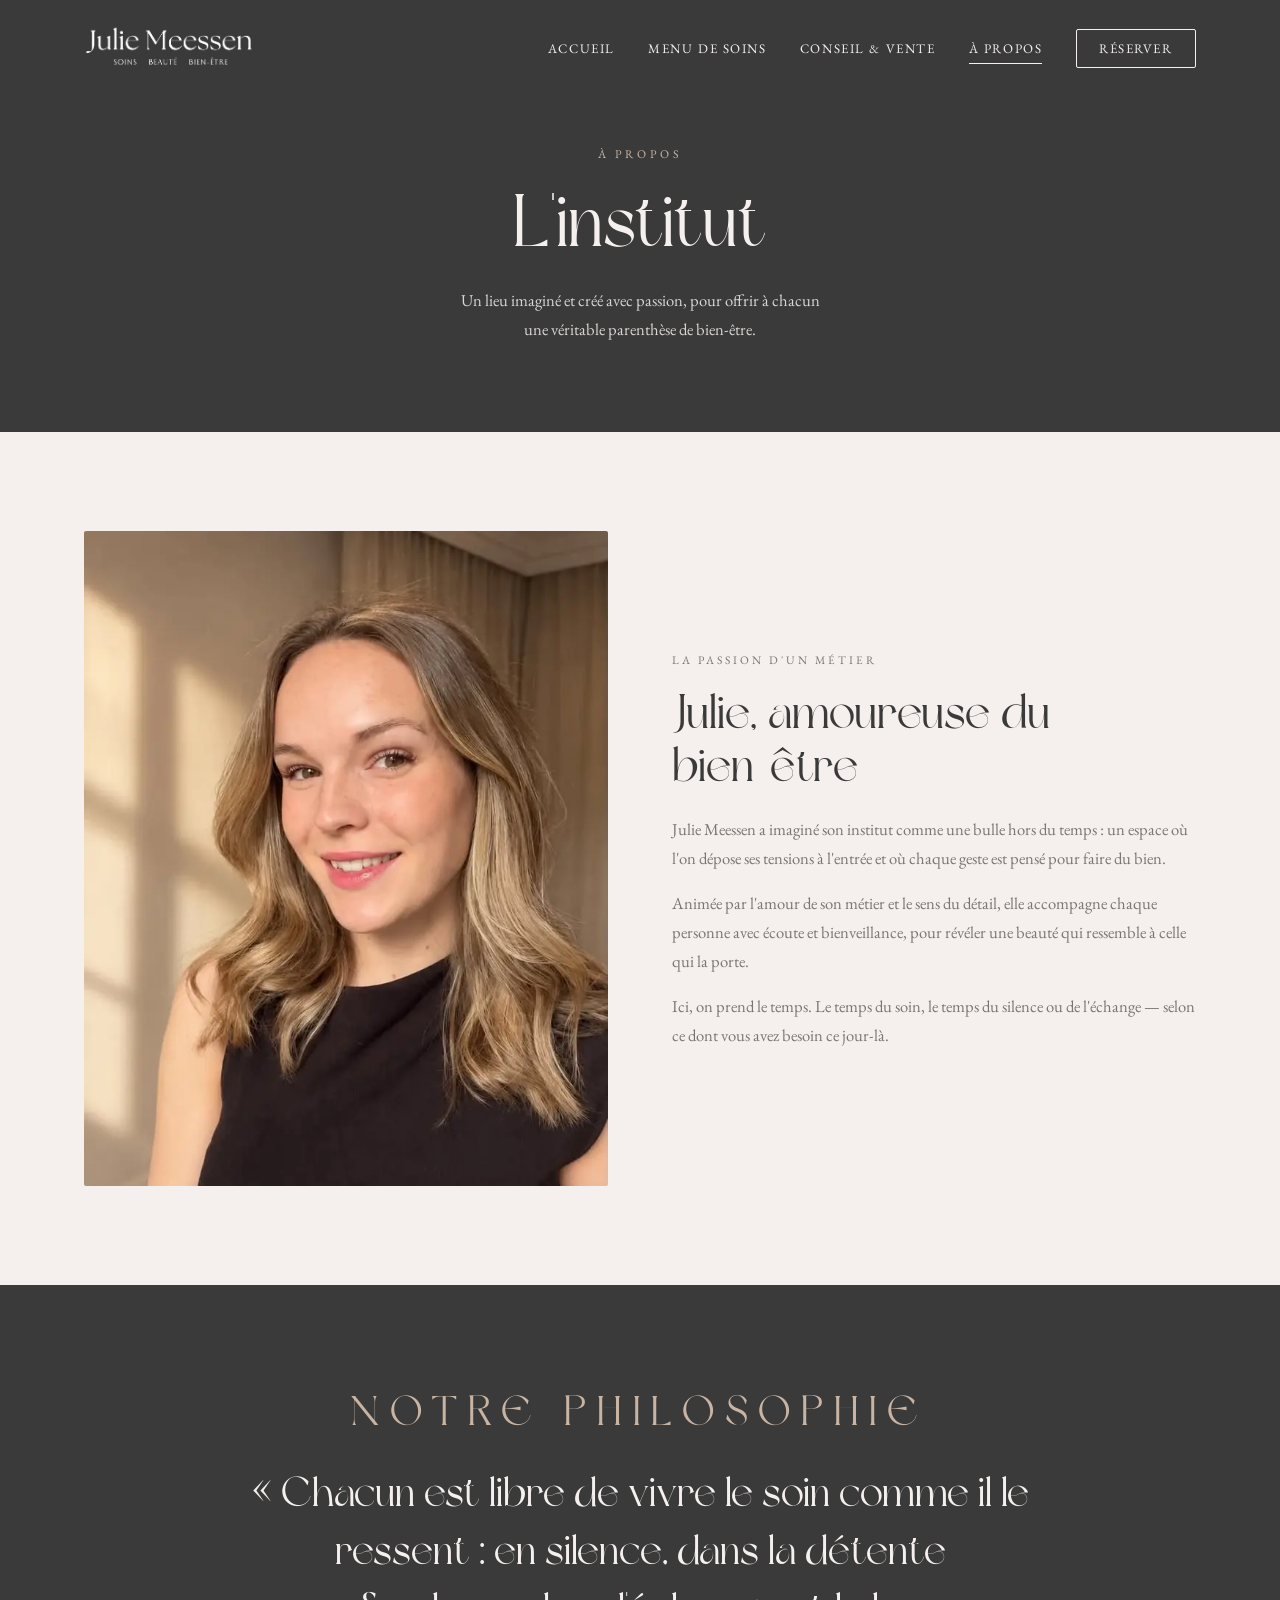
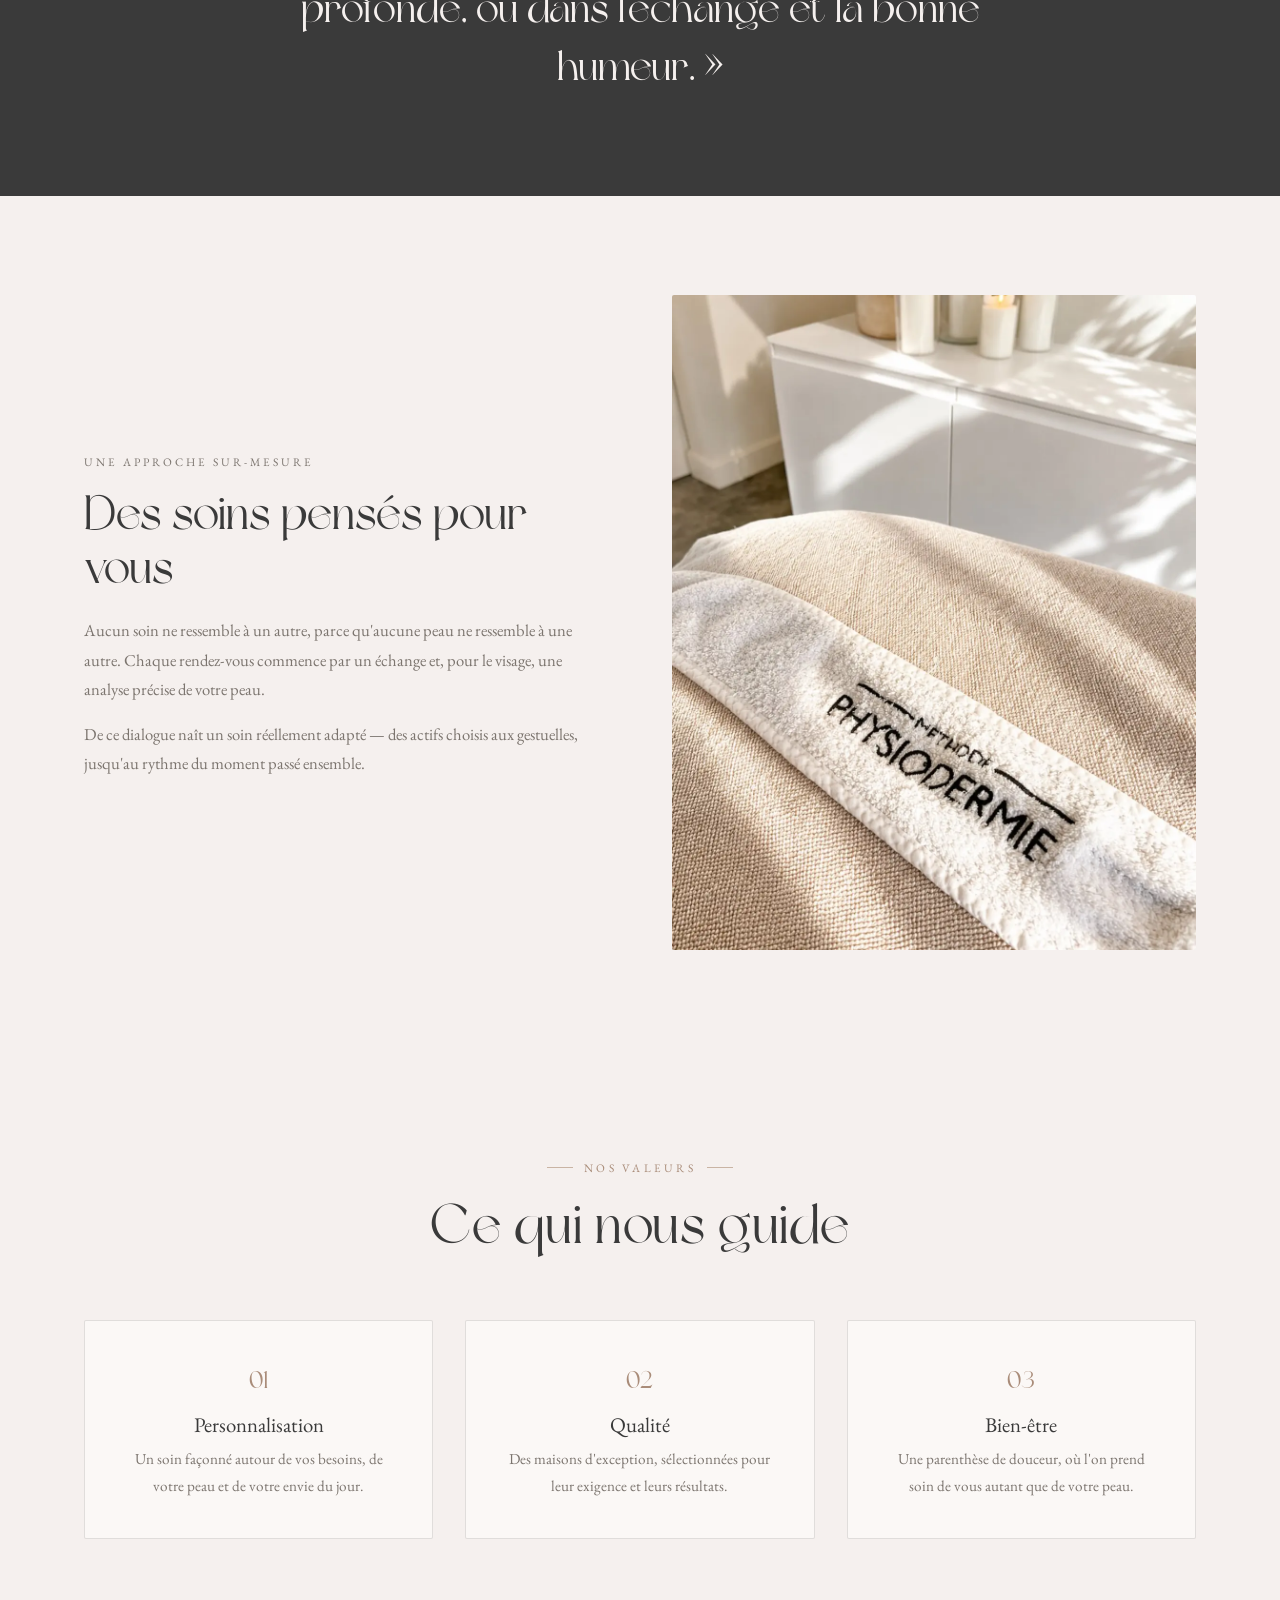
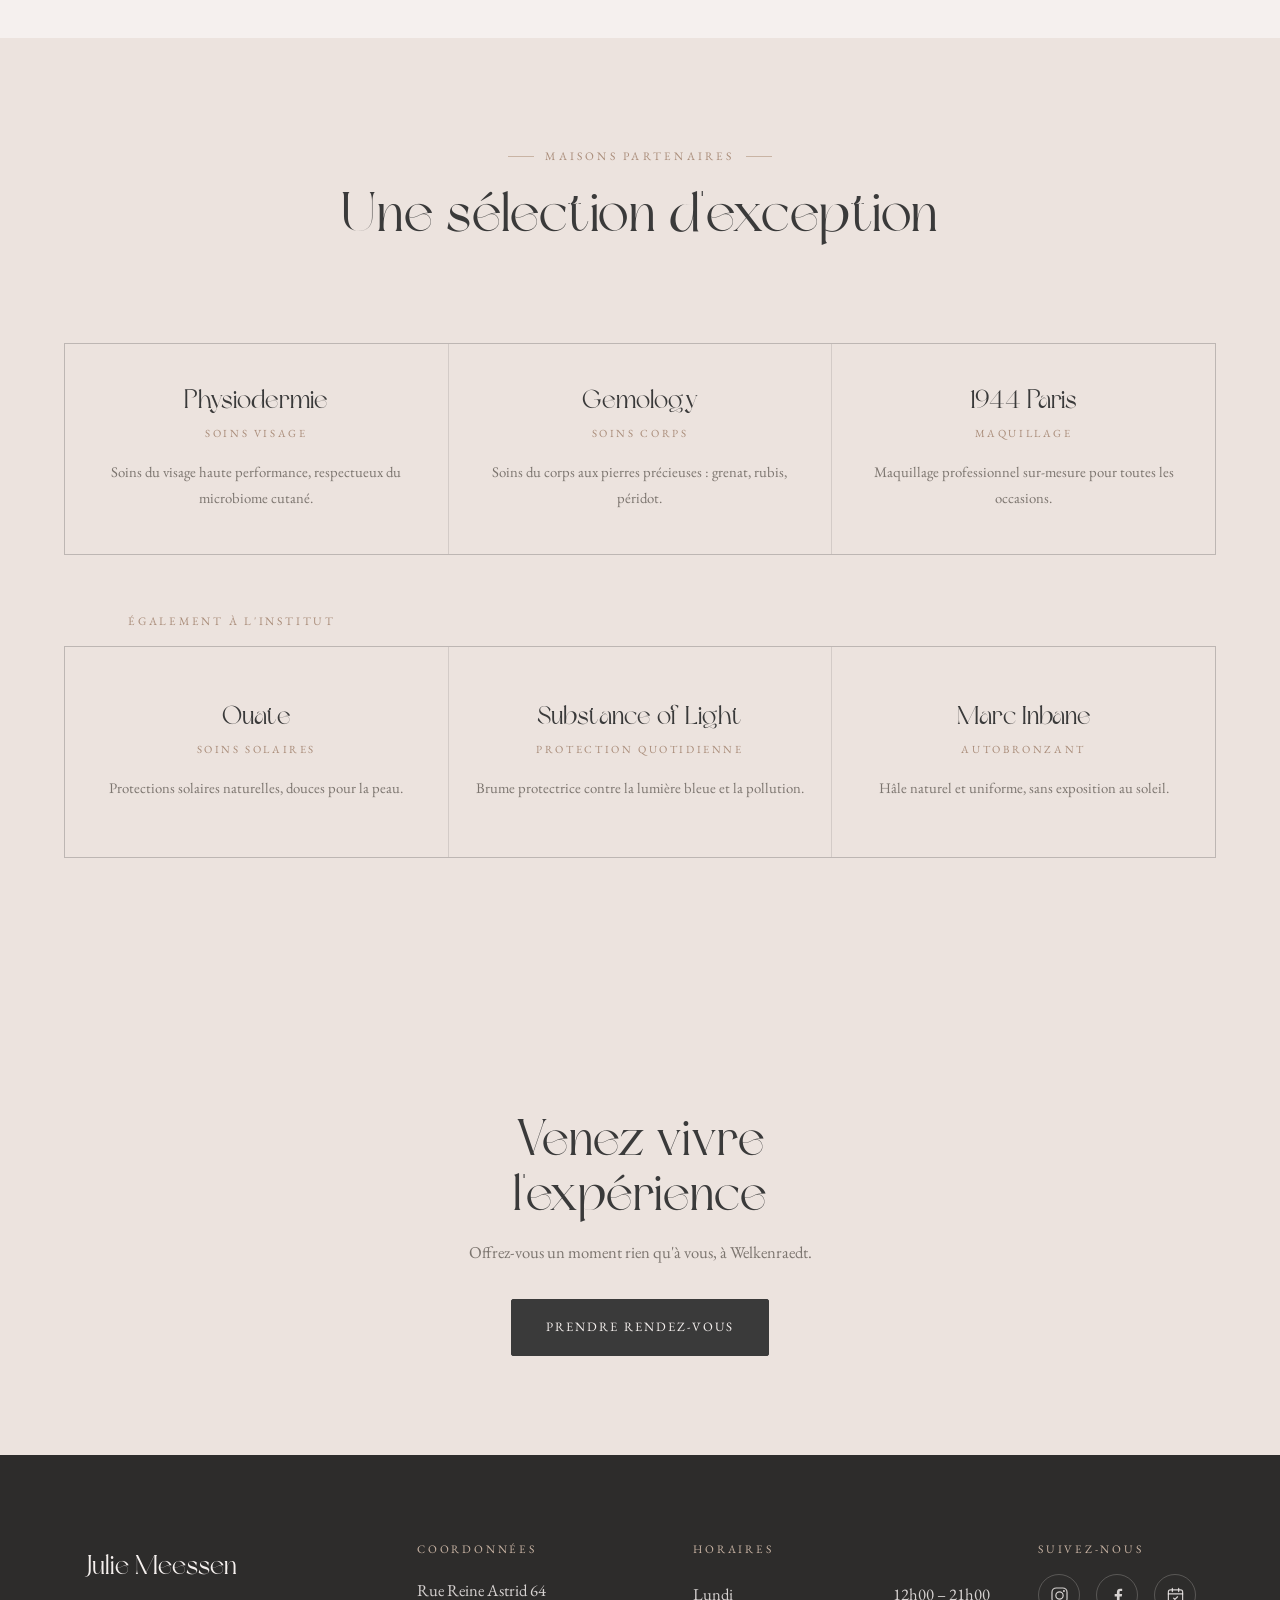
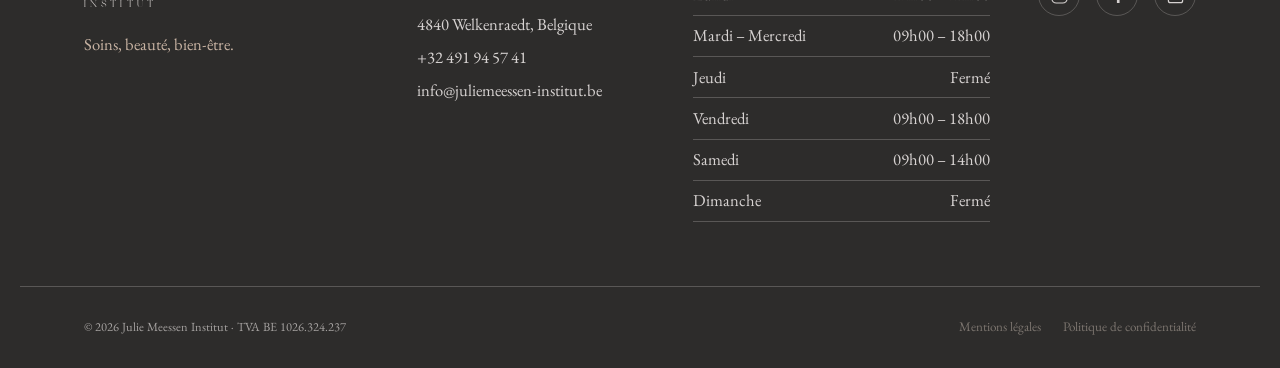
<file: a-propos.html>
<!DOCTYPE html>
<html lang="fr">
<head>
  <meta charset="UTF-8" />
  <meta name="viewport" content="width=device-width, initial-scale=1.0" />

  <title>À propos — Julie Meessen Institut, Welkenraedt</title>
  <meta name="description" content="Julie Meessen a ouvert son institut de beauté à Welkenraedt en 2025. Soins du visage, du corps et massages, avec une analyse de peau avant chaque soin visage." />
  <link rel="canonical" href="https://www.juliemeessen-institut.be/a-propos.html" />

  <meta property="og:type" content="website" />
  <meta property="og:locale" content="fr_BE" />
  <meta property="og:title" content="À propos — Julie Meessen Institut, Welkenraedt" />
  <meta property="og:description" content="Julie Meessen a ouvert son institut de beauté à Welkenraedt en 2025. Soins du visage, du corps et massages, avec une analyse de peau avant chaque soin visage." />
  <meta property="og:url" content="https://www.juliemeessen-institut.be/a-propos.html" />
  <meta property="og:site_name" content="Julie Meessen Institut" />
  <meta property="og:image" content="https://www.juliemeessen-institut.be/assets/images/og-image.jpg" />
  <meta property="og:image:type" content="image/jpeg" />
  <meta property="og:image:width" content="1200" />
  <meta property="og:image:height" content="630" />
  <meta property="og:image:alt" content="Soin du visage à l'institut Julie Meessen, à Welkenraedt" />
  <meta name="twitter:card" content="summary_large_image" />
  <meta name="twitter:title" content="À propos — Julie Meessen Institut, Welkenraedt" />
  <meta name="twitter:description" content="Julie Meessen a ouvert son institut de beauté à Welkenraedt en 2025. Soins du visage, du corps et massages, avec une analyse de peau avant chaque soin visage." />
  <meta name="twitter:image" content="https://www.juliemeessen-institut.be/assets/images/og-image.jpg" />
  <meta name="twitter:image:alt" content="Soin du visage à l'institut Julie Meessen, à Welkenraedt" />

  <link rel="preload" href="assets/fonts/dream-avenue.woff2" as="font" type="font/woff2" crossorigin />
  <link rel="preload" href="assets/fonts/EBGaramond-Regular.woff2" as="font" type="font/woff2" crossorigin />
  <!-- Favicon & manifeste -->
  <link rel="icon" href="favicon.ico" sizes="any" />
  <link rel="icon" type="image/png" sizes="32x32" href="assets/images/favicon-32x32.png" />
  <link rel="icon" type="image/png" sizes="16x16" href="assets/images/favicon-16x16.png" />
  <link rel="apple-touch-icon" href="assets/images/apple-touch-icon.png" />
  <link rel="manifest" href="site.webmanifest" />
  <meta name="theme-color" content="#3a3a3a" />

  <link rel="stylesheet" href="css/styles.css" />
  <link rel="stylesheet" href="css/additions.css" />

  <script type="application/ld+json">
  {
    "@context": "https://schema.org",
    "@type": "BreadcrumbList",
    "itemListElement": [
      { "@type": "ListItem", "position": 1, "name": "Accueil", "item": "https://www.juliemeessen-institut.be/" },
      { "@type": "ListItem", "position": 2, "name": "À propos", "item": "https://www.juliemeessen-institut.be/a-propos.html" }
    ]
  }
  </script>
  <!-- Mesure d'audience Umami : sans cookies, n'enregistre aucune donnée personnelle -->
  <script defer src="https://cloud.umami.is/script.js" data-website-id="1124ee70-fb61-4c8d-be3d-ac3a2cd8c27b"
          data-domains="www.juliemeessen-institut.be,juliemeessen-institut.be"
          data-do-not-track="true"></script>
</head>

<body>
  <a href="#contenu" class="skip-link">Aller au contenu</a>

  <!-- HEADER -->
  <header class="site-header" id="header" data-header>
    <div class="header__inner">
      <a href="index.html" class="header__logo" aria-label="Julie Meessen Institut — accueil">
        <img width="762" height="194" src="assets/images/logo-white.png" alt="Julie Meessen Institut" class="header__logo-img header__logo-img--light" />
        <img width="762" height="194" src="assets/images/logo-dark.png" alt="" aria-hidden="true" class="header__logo-img header__logo-img--dark" />
      </a>
      <nav class="header__nav" aria-label="Navigation principale">
        <button class="nav-toggle" aria-expanded="false" aria-controls="menu-principal" aria-label="Ouvrir le menu">
          <span></span><span></span><span></span>
        </button>
        <ul class="nav-menu" id="menu-principal">
          <li><a href="index.html">Accueil</a></li>
          <li><a href="menu-de-soins.html">Menu de soins</a></li>
          <li><a href="conseil-et-vente.html">Conseil &amp; vente</a></li>
          <li><a href="a-propos.html" aria-current="page">À propos</a></li>
          <li><a href="https://salonkee.be/salon/julie-meessen-institut?lang=fr" class="nav-cta" target="_blank" rel="noopener" data-umami-event="Réservation Salonkee" data-umami-event-page="à propos" data-umami-event-zone="en-tête">Réserver</a></li>
        </ul>
      </nav>
    </div>
  </header>

  <main id="contenu">

    <!-- HERO -->
    <section class="subhero">
      <p class="subhero__eyebrow" data-reveal>À propos</p>
      <h1 class="subhero__title" data-reveal>L'institut</h1>
      <p class="subhero__lead" data-reveal>
        Un lieu imaginé et créé avec passion, pour offrir à chacun
        une véritable parenthèse de bien-être.
      </p>
    </section>

    <!-- HISTOIRE
         À PERSONNALISER avec le véritable parcours de Julie -->
    <section class="about-split">
      <div class="about-split__media" data-reveal>
        <img width="1100" height="1375" src="assets/images/julie-portrait.webp" alt="Julie Meessen en cabine, pendant un soin du corps" loading="lazy" />
      </div>
      <div class="about-split__text" data-reveal>
        <p class="about-split__eyebrow">La passion d'un métier</p>
        <h2 class="about-split__title">Julie, amoureuse du bien-être</h2>
        <p>
          Julie Meessen a imaginé son institut comme une bulle hors du temps : un
          espace où l'on dépose ses tensions à l'entrée et où chaque geste est
          pensé pour faire du bien.
        </p>
        <p>
          Animée par l'amour de son métier et le sens du détail, elle accompagne
          chaque personne avec écoute et bienveillance, pour révéler une beauté
          qui ressemble à celle qui la porte.
        </p>
        <p>
          Ici, on prend le temps. Le temps du soin, le temps du silence ou de
          l'échange — selon ce dont vous avez besoin ce jour-là.
        </p>
      </div>
    </section>

    <!-- PHILOSOPHIE -->
    <section class="about-philosophy">
      <div class="about-philosophy__inner" data-reveal>
        <p class="about-philosophy__eyebrow">Notre philosophie</p>
        <p>
          « Chacun est libre de vivre le soin comme il le ressent : en silence,
          dans la détente profonde, ou dans l'échange et la bonne humeur. »
        </p>
      </div>
    </section>

    <!-- APPROCHE (texte + image inversés) -->
    <section class="about-split about-split--reverse">
      <div class="about-split__media" data-reveal>
        <img width="1100" height="1375" src="assets/images/institut.webp" alt="Table de soin de l'institut, avec le linge Physiodermie" loading="lazy" />
      </div>
      <div class="about-split__text" data-reveal>
        <p class="about-split__eyebrow">Une approche sur-mesure</p>
        <h2 class="about-split__title">Des soins pensés pour vous</h2>
        <p>
          Aucun soin ne ressemble à un autre, parce qu'aucune peau ne ressemble
          à une autre. Chaque rendez-vous commence par un échange et, pour le
          visage, une analyse précise de votre peau.
        </p>
        <p>
          De ce dialogue naît un soin réellement adapté — des actifs choisis aux
          gestuelles, jusqu'au rythme du moment passé ensemble.
        </p>
      </div>
    </section>

    <!-- VALEURS -->
    <section class="values">
      <header class="section-head" data-reveal>
        <p class="section-head__eyebrow">Nos valeurs</p>
        <h2 class="section-head__title">Ce qui nous guide</h2>
      </header>
      <ul class="values__grid">
        <li class="value-card" data-reveal>
          <span class="value-card__num">01</span>
          <h3 class="value-card__title">Personnalisation</h3>
          <p class="value-card__text">Un soin façonné autour de vos besoins, de votre peau et de votre envie du jour.</p>
        </li>
        <li class="value-card" data-reveal>
          <span class="value-card__num">02</span>
          <h3 class="value-card__title">Qualité</h3>
          <p class="value-card__text">Des maisons d'exception, sélectionnées pour leur exigence et leurs résultats.</p>
        </li>
        <li class="value-card" data-reveal>
          <span class="value-card__num">03</span>
          <h3 class="value-card__title">Bien-être</h3>
          <p class="value-card__text">Une parenthèse de douceur, où l'on prend soin de vous autant que de votre peau.</p>
        </li>
      </ul>
    </section>

    <!-- MARQUES PARTENAIRES — même composant que l'accueil, à garder synchronisé -->
    <section class="brands" id="marques" aria-labelledby="brands-titre">
      <header class="section-head" data-reveal>
        <p class="section-head__eyebrow">Maisons partenaires</p>
        <h2 class="section-head__title" id="brands-titre">Une sélection d'exception</h2>
      </header>
      <p class="brands__label" data-reveal>En cabine</p>
      <ul class="brands__grid brands__grid--three">
        <li class="brand-card" data-reveal>
          <div class="brand-card__body">
            <h3 class="brand-card__name">Physiodermie</h3>
            <p class="brand-card__origin">Soins visage</p>
            <p class="brand-card__desc">Soins du visage haute performance, respectueux du microbiome cutané.</p>
          </div>
          <img class="brand-card__logo" src="assets/images/marques/physiodermie.webp" alt="" aria-hidden="true" loading="lazy" width="440" height="85" />
        </li>
        <li class="brand-card" data-reveal>
          <div class="brand-card__body">
            <h3 class="brand-card__name">Gemology</h3>
            <p class="brand-card__origin">Soins corps</p>
            <p class="brand-card__desc">Soins du corps aux pierres précieuses : grenat, rubis, péridot.</p>
          </div>
          <img class="brand-card__logo" src="assets/images/marques/gemology.webp" alt="" aria-hidden="true" loading="lazy" width="440" height="87" />
        </li>
        <li class="brand-card" data-reveal>
          <div class="brand-card__body">
            <h3 class="brand-card__name">1944 Paris</h3>
            <p class="brand-card__origin">Maquillage</p>
            <p class="brand-card__desc">Maquillage professionnel sur-mesure pour toutes les occasions.</p>
          </div>
          <img class="brand-card__logo" src="assets/images/marques/1944-paris.webp" alt="" aria-hidden="true" loading="lazy" width="440" height="326" />
        </li>
      </ul>

      <p class="brands__label" data-reveal>Également à l'institut</p>
      <ul class="brands__grid brands__grid--three">
        <li class="brand-card" data-reveal>
          <div class="brand-card__body">
            <h3 class="brand-card__name">Ouate</h3>
            <p class="brand-card__origin">Soins solaires</p>
            <p class="brand-card__desc">Protections solaires naturelles, douces pour la peau.</p>
          </div>
          <img class="brand-card__logo" src="assets/images/marques/ouate.webp" alt="" aria-hidden="true" loading="lazy" width="440" height="314" />
        </li>
        <li class="brand-card" data-reveal>
          <div class="brand-card__body">
            <h3 class="brand-card__name">Substance of Light</h3>
            <p class="brand-card__origin">Protection quotidienne</p>
            <p class="brand-card__desc">Brume protectrice contre la lumière bleue et la pollution.</p>
          </div>
          <img class="brand-card__logo" src="assets/images/marques/substance-of-light.webp" alt="" aria-hidden="true" loading="lazy" width="440" height="60" />
        </li>
        <li class="brand-card" data-reveal>
          <div class="brand-card__body">
            <h3 class="brand-card__name">Marc Inbane</h3>
            <p class="brand-card__origin">Autobronzant</p>
            <p class="brand-card__desc">Hâle naturel et uniforme, sans exposition au soleil.</p>
          </div>
          <img class="brand-card__logo" src="assets/images/marques/marc-inbane.webp" alt="" aria-hidden="true" loading="lazy" width="440" height="50" />
        </li>
      </ul>
    </section>

    <!-- CTA -->
    <section class="cta-band" aria-label="Réserver un soin">
      <div class="cta-band__inner" data-reveal>
        <h2 class="cta-band__title">Venez vivre l'expérience</h2>
        <p class="cta-band__text">Offrez-vous un moment rien qu'à vous, à Welkenraedt.</p>
        <a href="https://salonkee.be/salon/julie-meessen-institut?lang=fr" class="btn btn--primary" target="_blank" rel="noopener" data-umami-event="Réservation Salonkee" data-umami-event-page="à propos" data-umami-event-zone="bandeau réservation">Prendre rendez-vous</a>
      </div>
    </section>

  </main>

  <!-- FOOTER -->
  <footer class="site-footer" id="contact">
    <div class="site-footer__grid">
      <div class="footer-col footer-col--brand">
        <p class="footer-logo">Julie Meessen <span>Institut</span></p>
        <p class="footer-tagline">Soins, beauté, bien-être.</p>
      </div>
      <div class="footer-col">
        <h3 class="footer-col__title">Coordonnées</h3>
        <address class="footer-address">
          Rue Reine Astrid 64<br />
          4840 Welkenraedt, Belgique<br />
          <a href="tel:+32491945741" data-umami-event="Appel téléphone" data-umami-event-page="à propos" data-umami-event-zone="pied de page">+32 491 94 57 41</a><br />
          <a href="mailto:info@juliemeessen-institut.be" data-umami-event="E-mail" data-umami-event-page="à propos" data-umami-event-zone="pied de page">info@juliemeessen-institut.be</a>
        </address>
      </div>
      <div class="footer-col">
        <h3 class="footer-col__title">Horaires</h3>
        <dl class="footer-hours">
          <div><dt>Lundi</dt><dd>12h00 – 21h00</dd></div>
          <div><dt>Mardi – Mercredi</dt><dd>09h00 – 18h00</dd></div>
          <div><dt>Jeudi</dt><dd>Fermé</dd></div>
          <div><dt>Vendredi</dt><dd>09h00 – 18h00</dd></div>
          <div><dt>Samedi</dt><dd>09h00 – 14h00</dd></div>
          <div><dt>Dimanche</dt><dd>Fermé</dd></div>
        </dl>
      </div>
      <div class="footer-col">
        <h3 class="footer-col__title">Suivez-nous</h3>
        <ul class="footer-social footer-social--icons">
          <li>
            <a href="https://www.instagram.com/juliemeessen.institut/" target="_blank" rel="noopener" aria-label="Instagram de Julie Meessen Institut" title="Instagram" data-umami-event="Instagram" data-umami-event-page="à propos" data-umami-event-zone="pied de page">
              <svg viewBox="0 0 24 24" aria-hidden="true" focusable="false"><rect x="2.5" y="2.5" width="19" height="19" rx="5.5" /><circle cx="12" cy="12" r="4.6" /><circle cx="17.6" cy="6.4" r="1.25" class="is-filled" /></svg>
            </a>
          </li>
          <li>
            <a href="https://www.facebook.com/p/Julie-Meessen-Institut-61581154431038/" target="_blank" rel="noopener" aria-label="Facebook de Julie Meessen Institut" title="Facebook" data-umami-event="Facebook" data-umami-event-page="à propos" data-umami-event-zone="pied de page">
              <svg viewBox="0 0 24 24" aria-hidden="true" focusable="false"><path d="M14.6 21.5v-8.2h2.8l.42-3.25H14.6V7.97c0-.94.26-1.58 1.61-1.58h1.72V3.48a23.2 23.2 0 0 0-2.5-.13c-2.48 0-4.18 1.51-4.18 4.29v2.39H8.44v3.25h2.81v8.2z" class="is-filled" /></svg>
            </a>
          </li>
          <li>
            <a href="https://salonkee.be/salon/julie-meessen-institut?lang=fr" target="_blank" rel="noopener" aria-label="Réserver un soin en ligne sur Salonkee" title="Réserver sur Salonkee" data-umami-event="Réservation Salonkee" data-umami-event-page="à propos" data-umami-event-zone="pied de page">
              <svg viewBox="0 0 24 24" aria-hidden="true" focusable="false"><rect x="3" y="5" width="18" height="16" rx="2.5" /><path d="M3 10h18M8 3v4M16 3v4" /><path d="M9.6 15.3l1.7 1.7 3.3-3.4" /></svg>
            </a>
          </li>
        </ul>
      </div>
    </div>
    <div class="site-footer__bottom">
      <p>© <span data-year>2026</span> Julie Meessen Institut · TVA BE 1026.324.237</p>
      <ul class="footer-legal">
        <li><a href="mentions-legales.html">Mentions légales</a></li>
        <li><a href="politique-de-confidentialite.html">Politique de confidentialité</a></li>
      </ul>
    </div>
  </footer>

  <script src="js/script.js" defer></script>
</body>
</html>
</file>
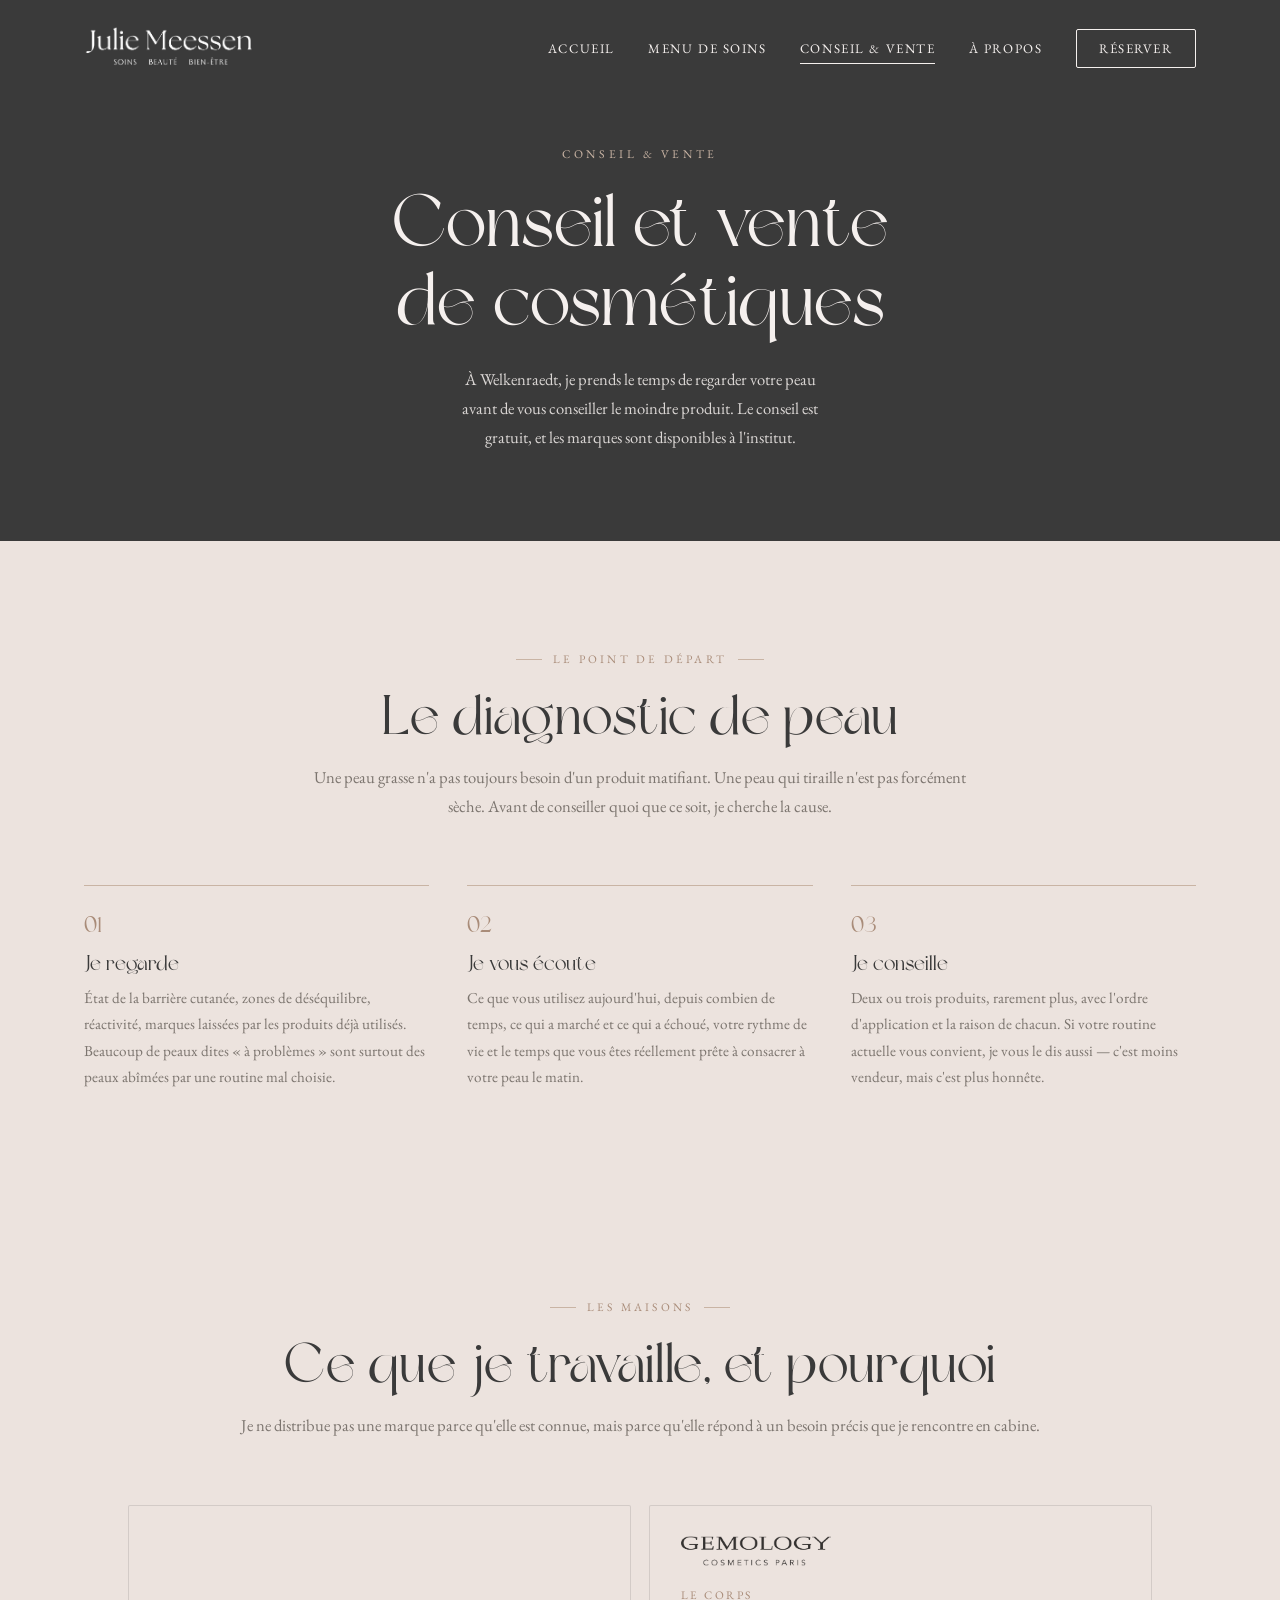
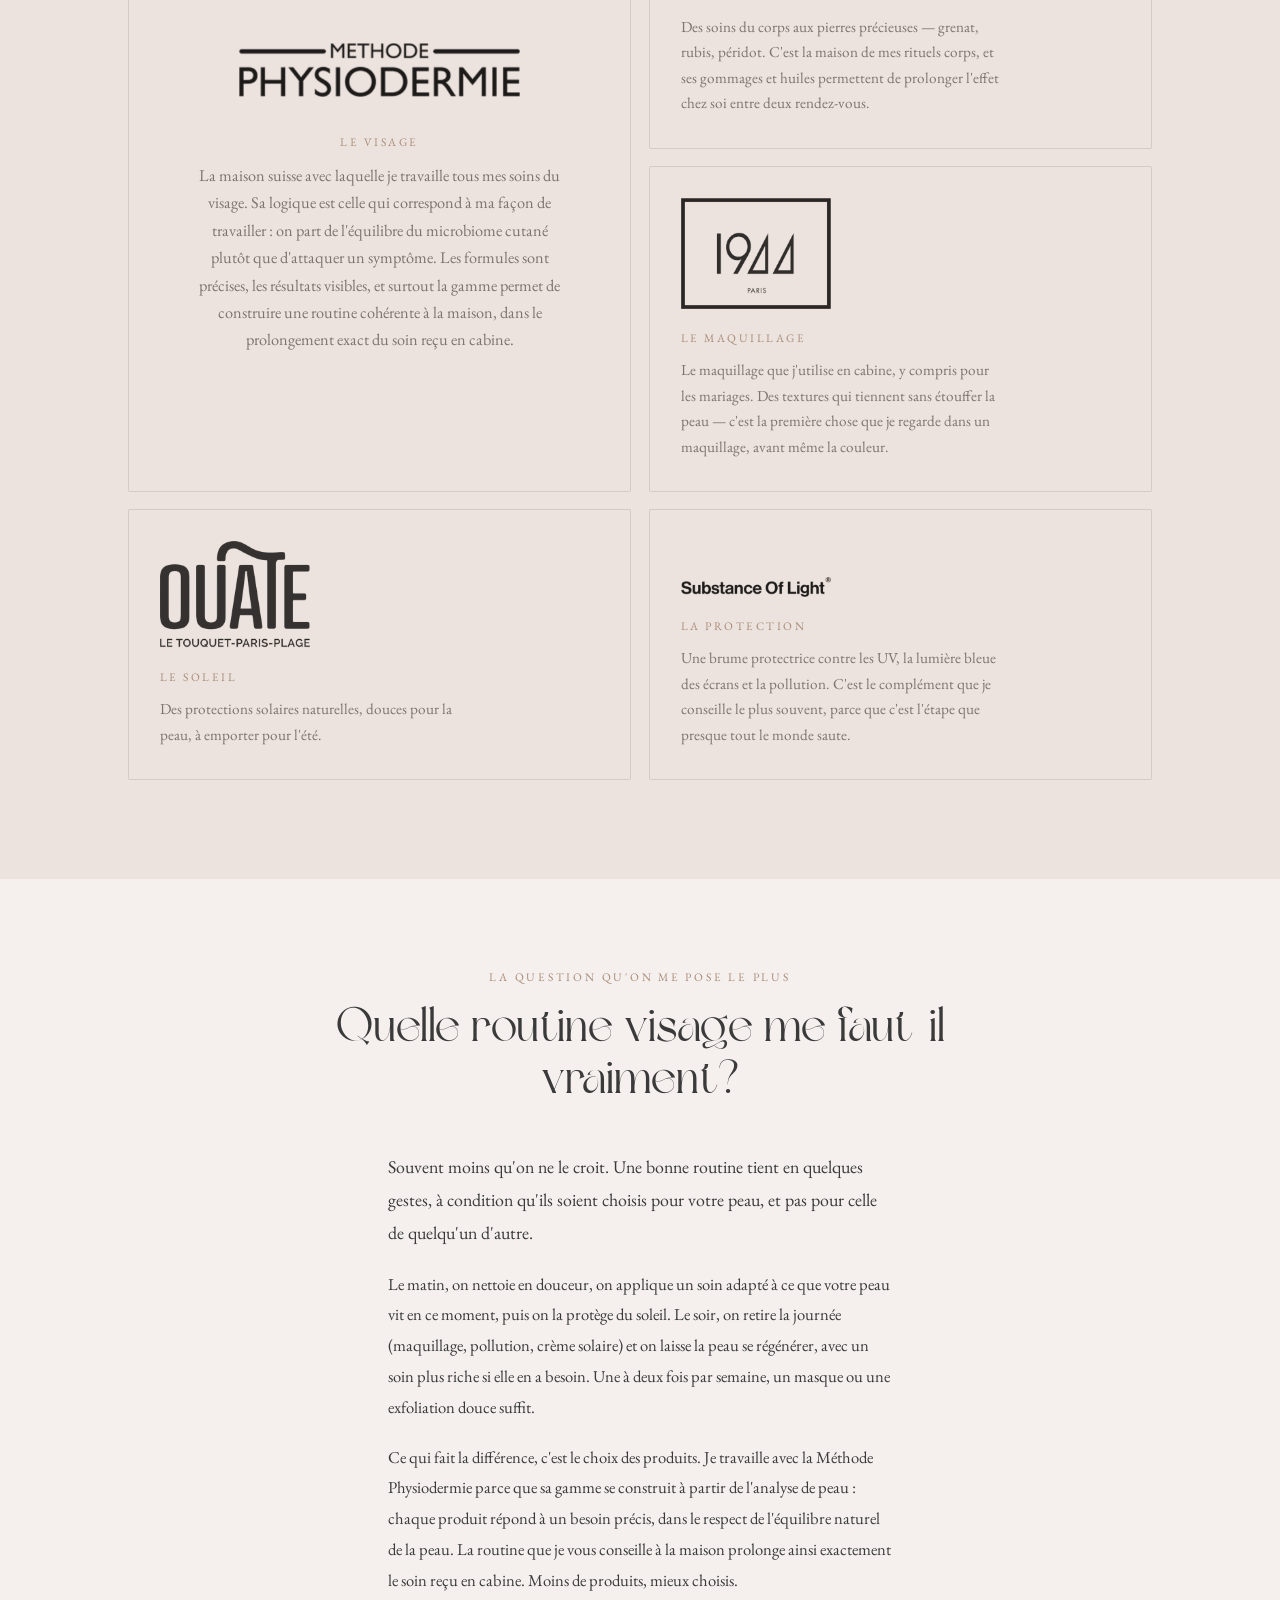
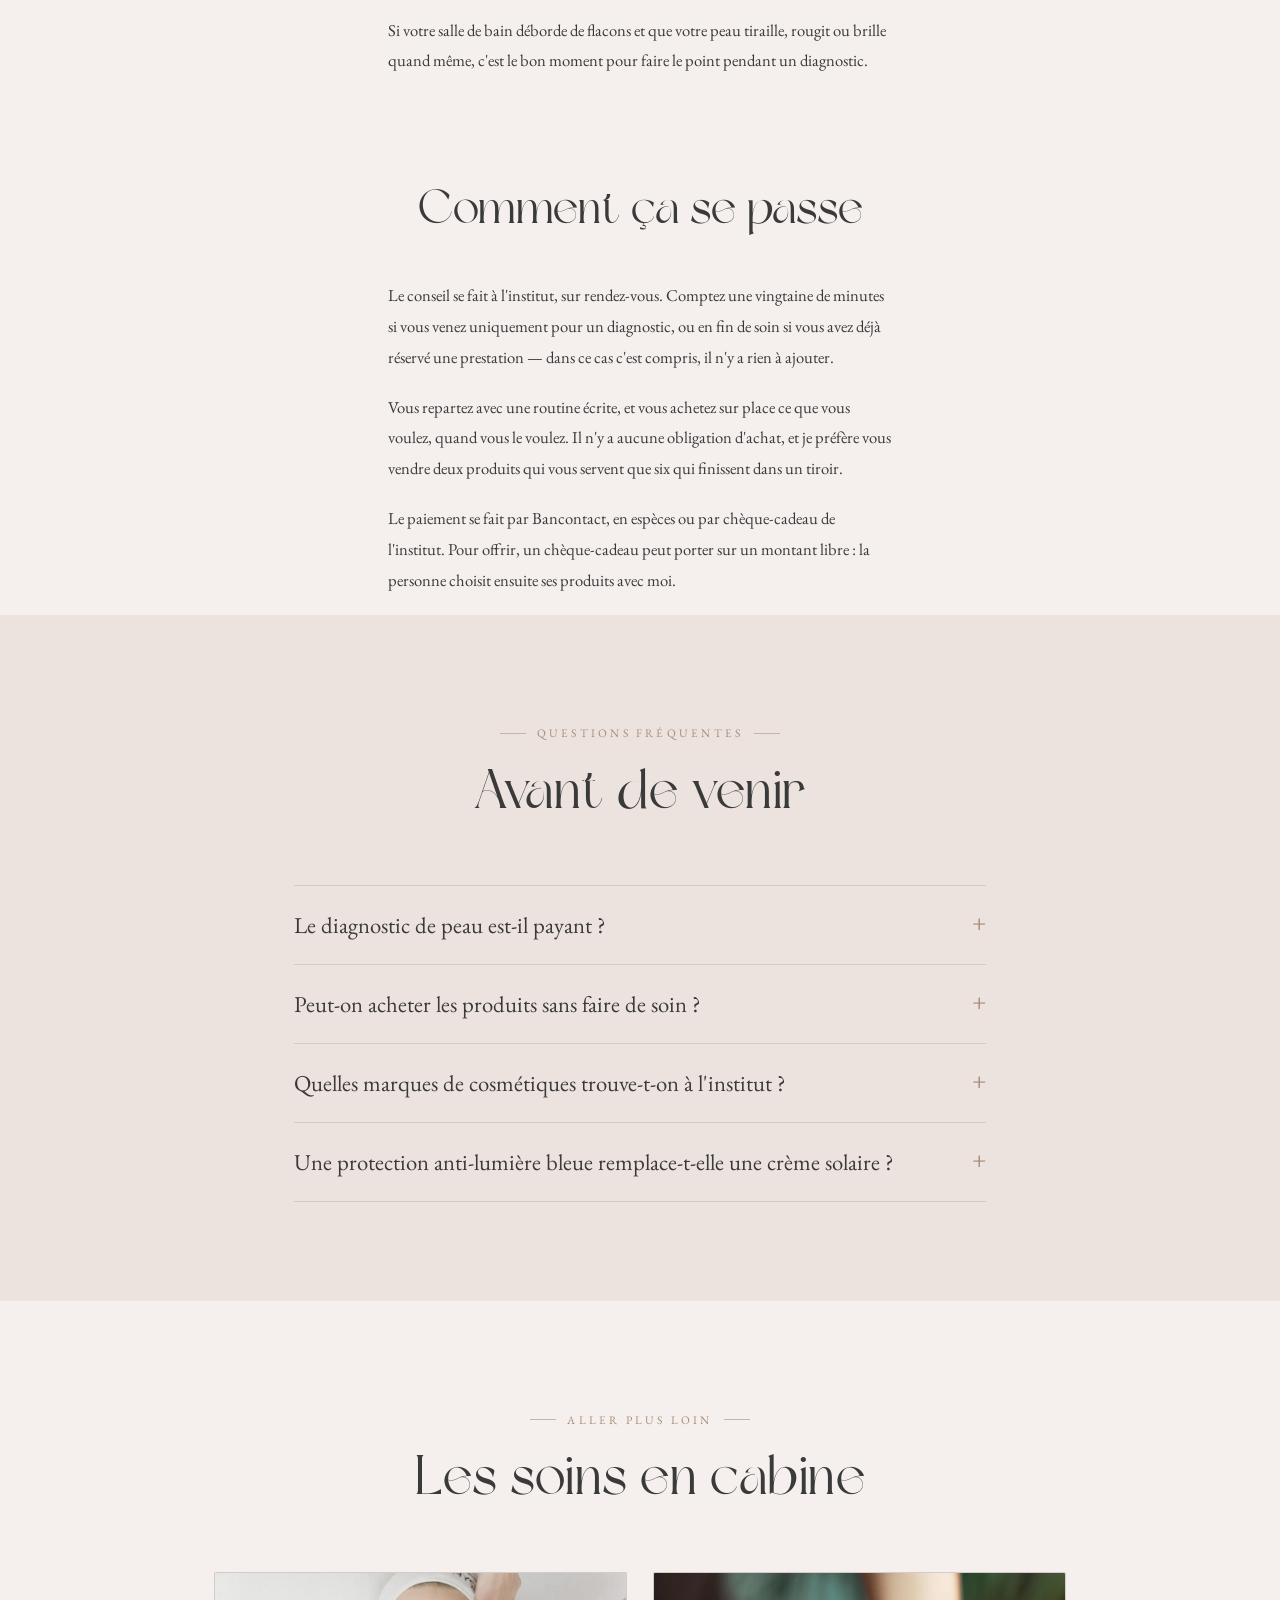
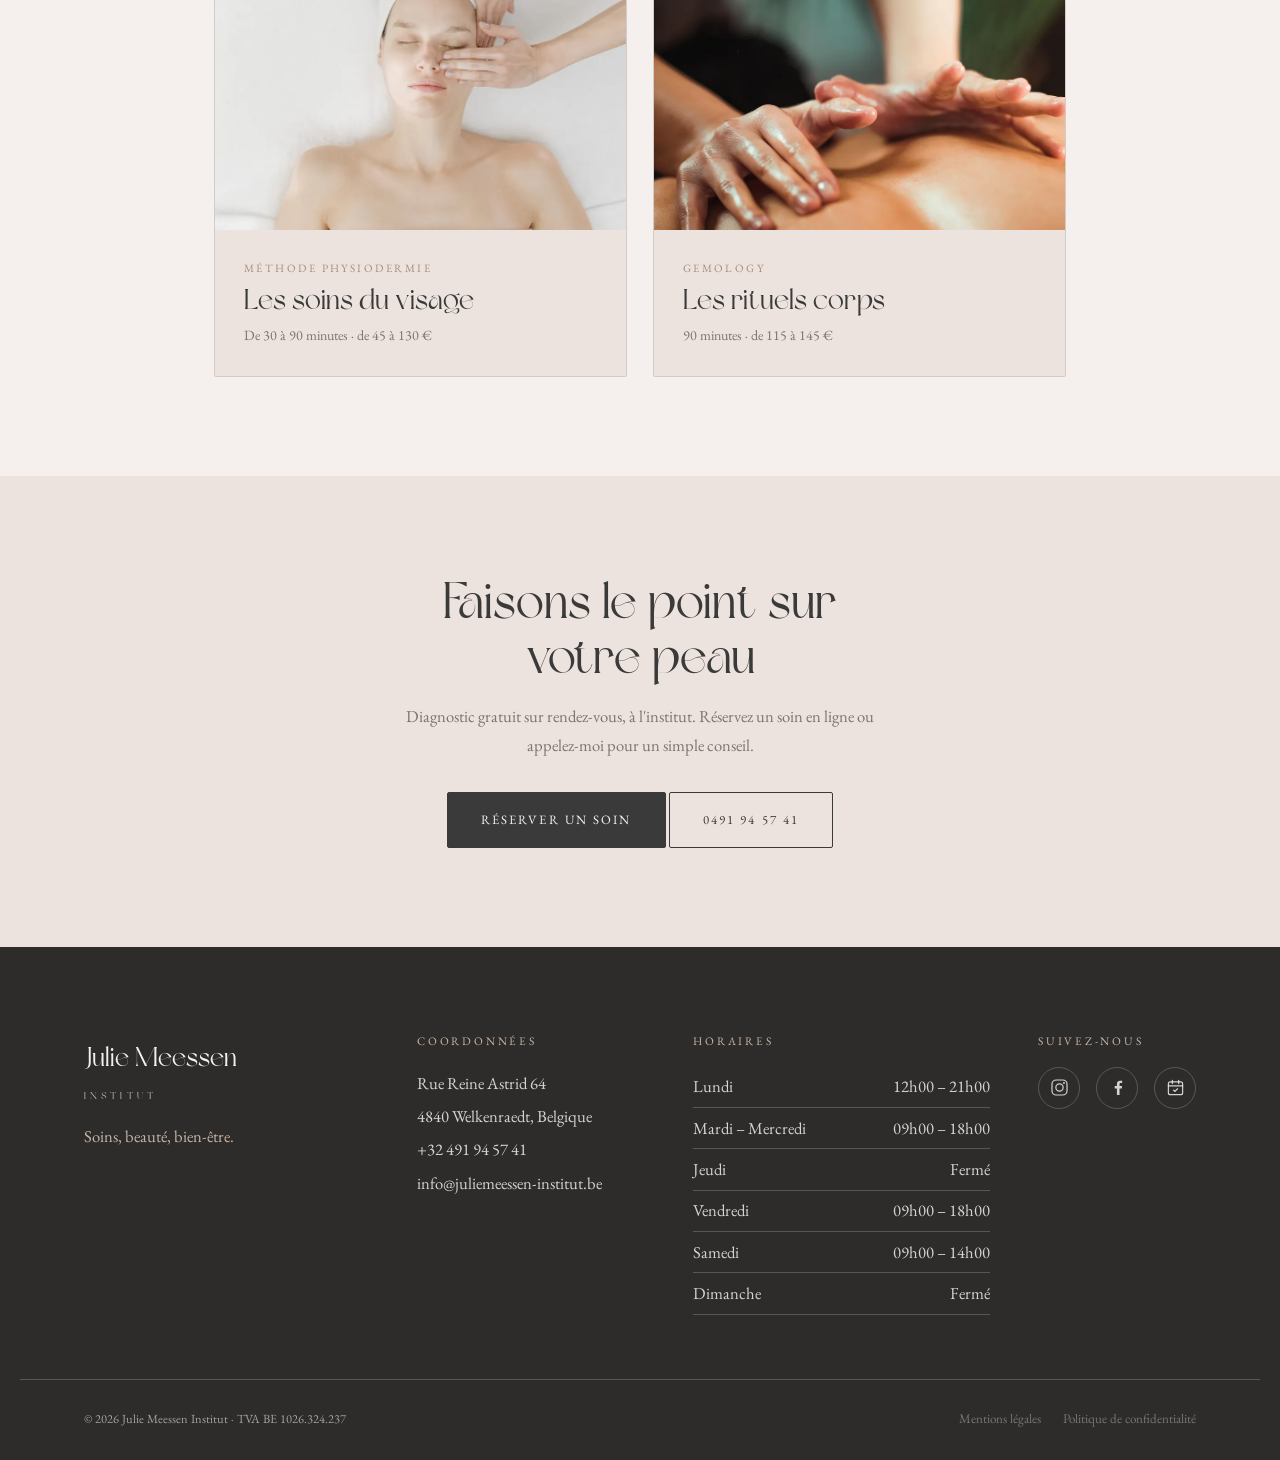
<file: conseil-et-vente.html>
<!DOCTYPE html>
<html lang="fr">
<head>
  <meta charset="UTF-8" />
  <meta name="viewport" content="width=device-width, initial-scale=1.0" />

  <title>Conseil cosmétique à Welkenraedt — Julie Meessen Institut</title>
  <meta name="description" content="Diagnostic de peau gratuit et conseil personnalisé à Welkenraedt. Physiodermie, Gemology, 1944 Paris et Substance of Light disponibles à l'institut." />
  <link rel="canonical" href="https://www.juliemeessen-institut.be/conseil-et-vente.html" />

  <meta property="og:type" content="website" />
  <meta property="og:locale" content="fr_BE" />
  <meta property="og:title" content="Conseil cosmétique à Welkenraedt — Julie Meessen Institut" />
  <meta property="og:description" content="Diagnostic de peau gratuit et conseil personnalisé à Welkenraedt. Physiodermie, Gemology, 1944 Paris et Substance of Light disponibles à l'institut." />
  <meta property="og:url" content="https://www.juliemeessen-institut.be/conseil-et-vente.html" />
  <meta property="og:site_name" content="Julie Meessen Institut" />
  <meta property="og:image" content="https://www.juliemeessen-institut.be/assets/images/og-image.jpg" />
  <meta property="og:image:type" content="image/jpeg" />
  <meta property="og:image:width" content="1200" />
  <meta property="og:image:height" content="630" />
  <meta property="og:image:alt" content="Soin du visage à l'institut Julie Meessen, à Welkenraedt" />
  <meta name="twitter:card" content="summary_large_image" />
  <meta name="twitter:title" content="Conseil cosmétique à Welkenraedt — Julie Meessen Institut" />
  <meta name="twitter:description" content="Diagnostic de peau gratuit et conseil personnalisé à Welkenraedt. Physiodermie, Gemology, 1944 Paris et Substance of Light disponibles à l'institut." />
  <meta name="twitter:image" content="https://www.juliemeessen-institut.be/assets/images/og-image.jpg" />
  <meta name="twitter:image:alt" content="Soin du visage à l'institut Julie Meessen, à Welkenraedt" />

  <link rel="preload" href="assets/fonts/dream-avenue.woff2" as="font" type="font/woff2" crossorigin />
  <link rel="preload" href="assets/fonts/EBGaramond-Regular.woff2" as="font" type="font/woff2" crossorigin />

  <link rel="icon" href="favicon.ico" sizes="any" />
  <link rel="icon" type="image/png" sizes="32x32" href="assets/images/favicon-32x32.png" />
  <link rel="icon" type="image/png" sizes="16x16" href="assets/images/favicon-16x16.png" />
  <link rel="apple-touch-icon" href="assets/images/apple-touch-icon.png" />
  <link rel="manifest" href="site.webmanifest" />
  <meta name="theme-color" content="#3a3a3a" />

  <link rel="stylesheet" href="css/styles.css" />
  <link rel="stylesheet" href="css/additions.css" />

  <script type="application/ld+json">
  {
    "@context": "https://schema.org",
    "@graph": [
      {
        "@type": "WebPage",
        "@id": "https://www.juliemeessen-institut.be/conseil-et-vente.html#page",
        "url": "https://www.juliemeessen-institut.be/conseil-et-vente.html",
        "name": "Conseil et vente de cosmétiques à Welkenraedt — Julie Meessen Institut",
        "inLanguage": "fr-BE",
        "about": {
          "@id": "https://www.juliemeessen-institut.be/#institut"
        }
      },
      {
        "@type": "BreadcrumbList",
        "itemListElement": [
          {
            "@type": "ListItem",
            "position": 1,
            "name": "Accueil",
            "item": "https://www.juliemeessen-institut.be/"
          },
          {
            "@type": "ListItem",
            "position": 2,
            "name": "Conseil & vente",
            "item": "https://www.juliemeessen-institut.be/conseil-et-vente.html"
          }
        ]
      },
      {
        "@type": "Service",
        "@id": "https://www.juliemeessen-institut.be/conseil-et-vente.html#diagnostic",
        "name": "Diagnostic de peau et conseil en cosmétique",
        "serviceType": "Diagnostic de peau",
        "description": "Analyse de la peau et conseil personnalisé de routine, à l'institut, sur rendez-vous. Gratuit et sans obligation d'achat.",
        "provider": {
          "@id": "https://www.juliemeessen-institut.be/#institut"
        },
        "areaServed": [
          {
            "@type": "City",
            "name": "Welkenraedt"
          },
          {
            "@type": "City",
            "name": "Henri-Chapelle"
          },
          {
            "@type": "City",
            "name": "Baelen"
          },
          {
            "@type": "City",
            "name": "Lontzen"
          },
          {
            "@type": "City",
            "name": "Herve"
          },
          {
            "@type": "City",
            "name": "Aubel"
          },
          {
            "@type": "City",
            "name": "Thimister-Clermont"
          },
          {
            "@type": "City",
            "name": "Limbourg"
          },
          {
            "@type": "City",
            "name": "Plombières"
          },
          {
            "@type": "City",
            "name": "Eupen"
          },
          {
            "@type": "City",
            "name": "Verviers"
          }
        ],
        "availableChannel": {
          "@type": "ServiceChannel",
          "servicePhone": "+32491945741",
          "serviceLocation": {
            "@id": "https://www.juliemeessen-institut.be/#institut"
          }
        },
        "offers": {
          "@type": "Offer",
          "price": "0",
          "priceCurrency": "EUR",
          "description": "Diagnostic de peau gratuit sur rendez-vous"
        }
      },
      {
        "@type": "FAQPage",
        "@id": "https://www.juliemeessen-institut.be/conseil-et-vente.html#faq",
        "mainEntity": [
          {
            "@type": "Question",
            "name": "Le diagnostic de peau est-il payant ?",
            "acceptedAnswer": {
              "@type": "Answer",
              "text": "Non. Le diagnostic de peau est gratuit et se fait sur rendez-vous à l'institut, Rue Reine Astrid 64 à Welkenraedt. Comptez une vingtaine de minutes. Il est également compris dans tout soin du visage, sans supplément et sans obligation d'achat."
            }
          },
          {
            "@type": "Question",
            "name": "Peut-on acheter les produits sans faire de soin ?",
            "acceptedAnswer": {
              "@type": "Answer",
              "text": "Oui. Les marques sont disponibles à l'institut et vous pouvez venir uniquement pour acheter ou pour un conseil. Il est préférable de téléphoner au 0491 94 57 41 avant de vous déplacer, l'institut recevant sur rendez-vous."
            }
          },
          {
            "@type": "Question",
            "name": "Quelles marques de cosmétiques trouve-t-on à l'institut ?",
            "acceptedAnswer": {
              "@type": "Answer",
              "text": "Méthode Physiodermie pour le visage, Gemology pour le corps, 1944 Paris pour le maquillage et Substance of Light pour la protection quotidienne contre les UV, la lumière bleue et la pollution. On trouve aussi à l'institut les solaires Ouate et les thés Origine."
            }
          },
          {
            "@type": "Question",
            "name": "Une protection anti-lumière bleue remplace-t-elle une crème solaire ?",
            "acceptedAnswer": {
              "@type": "Answer",
              "text": "Non. La lumière bleue des écrans reste bien moins intense que celle du soleil. Je conseille donc un produit qui protège à la fois des UV et de la lumière visible, plutôt qu'une protection anti-écrans seule, qui laisserait la peau exposée au risque principal."
            }
          }
        ]
      }
    ]
  }
  </script>
  <!-- Mesure d'audience Umami : sans cookies, n'enregistre aucune donnée personnelle -->
  <script defer src="https://cloud.umami.is/script.js" data-website-id="1124ee70-fb61-4c8d-be3d-ac3a2cd8c27b"
          data-domains="www.juliemeessen-institut.be,juliemeessen-institut.be"
          data-do-not-track="true"></script>
</head>

<body>
  <a href="#contenu" class="skip-link">Aller au contenu</a>

  <header class="site-header" id="header" data-header>
    <div class="header__inner">
      <a href="index.html" class="header__logo" aria-label="Julie Meessen Institut — accueil">
        <img width="762" height="194" src="assets/images/logo-white.png" alt="Julie Meessen Institut" class="header__logo-img header__logo-img--light" />
        <img width="762" height="194" src="assets/images/logo-dark.png" alt="" aria-hidden="true" class="header__logo-img header__logo-img--dark" />
      </a>

      <nav class="header__nav" aria-label="Navigation principale">
        <button class="nav-toggle" aria-expanded="false" aria-controls="menu-principal" aria-label="Ouvrir le menu">
          <span></span><span></span><span></span>
        </button>

        <ul class="nav-menu" id="menu-principal">
          <li><a href="index.html">Accueil</a></li>
          <li><a href="menu-de-soins.html">Menu de soins</a></li>
          <li><a href="conseil-et-vente.html" aria-current="page">Conseil &amp; vente</a></li>
          <li><a href="a-propos.html">À propos</a></li>
          <li>
            <a href="https://salonkee.be/salon/julie-meessen-institut?lang=fr"
               class="nav-cta" target="_blank" rel="noopener" data-umami-event="Réservation Salonkee" data-umami-event-page="conseil et vente" data-umami-event-zone="en-tête">Réserver</a>
          </li>
        </ul>
      </nav>
    </div>
  </header>

  <main id="contenu">

    <!-- HERO -->
    <section class="subhero">
      <p class="subhero__eyebrow" data-reveal>Conseil &amp; vente</p>
      <h1 class="subhero__title" data-reveal>Conseil et vente<br />de cosmétiques</h1>
      <p class="subhero__lead" data-reveal>
        À Welkenraedt, je prends le temps de regarder votre peau avant de vous conseiller
        le moindre produit. Le conseil est gratuit, et les marques sont disponibles à l'institut.
      </p>
    </section>

    <!-- LE DIAGNOSTIC -->
    <section class="diag" id="diagnostic" aria-labelledby="diag-titre">
      <header class="section-head" data-reveal>
        <p class="section-head__eyebrow">Le point de départ</p>
        <h2 class="section-head__title" id="diag-titre">Le diagnostic de peau</h2>
        <p class="section-head__intro">
          Une peau grasse n'a pas toujours besoin d'un produit matifiant. Une peau qui tiraille
          n'est pas forcément sèche. Avant de conseiller quoi que ce soit, je cherche la cause.
        </p>
      </header>

      <div class="diag__grid">
        <div class="diag__step" data-reveal>
          <span class="diag__num">01</span>
          <h3>Je regarde</h3>
          <p>
            État de la barrière cutanée, zones de déséquilibre, réactivité, marques laissées par
            les produits déjà utilisés. Beaucoup de peaux dites « à problèmes » sont surtout des
            peaux abîmées par une routine mal choisie.
          </p>
        </div>
        <div class="diag__step" data-reveal>
          <span class="diag__num">02</span>
          <h3>Je vous écoute</h3>
          <p>
            Ce que vous utilisez aujourd'hui, depuis combien de temps, ce qui a marché et ce qui
            a échoué, votre rythme de vie et le temps que vous êtes réellement prête à consacrer
            à votre peau le matin.
          </p>
        </div>
        <div class="diag__step" data-reveal>
          <span class="diag__num">03</span>
          <h3>Je conseille</h3>
          <p>
            Deux ou trois produits, rarement plus, avec l'ordre d'application et la raison de
            chacun. Si votre routine actuelle vous convient, je vous le dis aussi — c'est moins
            vendeur, mais c'est plus honnête.
          </p>
        </div>
      </div>
    </section>

    <!-- LES MAISONS — bento -->
    <section class="brands" id="maisons" aria-labelledby="maisons-titre">
      <header class="section-head" data-reveal>
        <p class="section-head__eyebrow">Les maisons</p>
        <h2 class="section-head__title" id="maisons-titre">Ce que je travaille, et pourquoi</h2>
        <p class="section-head__intro">
          Je ne distribue pas une marque parce qu'elle est connue, mais parce qu'elle répond
          à un besoin précis que je rencontre en cabine.
        </p>
      </header>

      <div class="bento">
        <article class="bento__cell bento__cell--xl" data-reveal>
          <img class="bento__logo" src="assets/images/marques/physiodermie.webp" alt="" aria-hidden="true" loading="lazy" width="440" height="85" />
          <p class="bento__role">Le visage</p>
          <h3 class="bento__name visually-hidden">Méthode Physiodermie</h3>
          <p class="bento__desc">
            La maison suisse avec laquelle je travaille tous mes soins du visage. Sa logique est
            celle qui correspond à ma façon de travailler&nbsp;: on part de l'équilibre du
            microbiome cutané plutôt que d'attaquer un symptôme. Les formules sont précises,
            les résultats visibles, et surtout la gamme permet de construire une routine
            cohérente à la maison, dans le prolongement exact du soin reçu en cabine.
          </p>
        </article>

        <article class="bento__cell bento__cell--md" data-reveal>
          <img class="bento__logo" src="assets/images/marques/gemology.webp" alt="" aria-hidden="true" loading="lazy" width="440" height="87" />
          <p class="bento__role">Le corps</p>
          <h3 class="bento__name visually-hidden">Gemology</h3>
          <p class="bento__desc">
            Des soins du corps aux pierres précieuses — grenat, rubis, péridot. C'est la maison
            de mes rituels corps, et ses gommages et huiles permettent de prolonger l'effet
            chez soi entre deux rendez-vous.
          </p>
        </article>

        <article class="bento__cell bento__cell--md" data-reveal>
          <img class="bento__logo" src="assets/images/marques/1944-paris.webp" alt="" aria-hidden="true" loading="lazy" width="440" height="326" />
          <p class="bento__role">Le maquillage</p>
          <h3 class="bento__name visually-hidden">1944 Paris</h3>
          <p class="bento__desc">
            Le maquillage que j'utilise en cabine, y compris pour les mariages. Des textures qui
            tiennent sans étouffer la peau — c'est la première chose que je regarde dans un
            maquillage, avant même la couleur.
          </p>
        </article>


        <article class="bento__cell bento__cell--half" data-reveal>
          <img class="bento__logo" src="assets/images/marques/ouate.webp" alt="" aria-hidden="true" loading="lazy" width="440" height="314" />
          <p class="bento__role">Le soleil</p>
          <h3 class="bento__name visually-hidden">Ouate</h3>
          <p class="bento__desc">
            Des protections solaires naturelles, douces pour la peau, à emporter pour l'été.
          </p>
        </article>

        <article class="bento__cell bento__cell--half" data-reveal>
          <img class="bento__logo" src="assets/images/marques/substance-of-light.webp" alt="" aria-hidden="true" loading="lazy" width="440" height="60" />
          <p class="bento__role">La protection</p>
          <h3 class="bento__name visually-hidden">Substance of Light</h3>
          <p class="bento__desc">
            Une brume protectrice contre les UV, la lumière bleue des écrans et la pollution.
            C'est le complément que je conseille le plus souvent, parce que c'est l'étape que
            presque tout le monde saute.
          </p>
        </article>

      </div>
    </section>

    <!-- ROUTINE VISAGE -->
    <section class="menu-section" id="routine-visage" aria-labelledby="routine-titre">
      <header class="menu-section__head" data-reveal>
        <p class="menu-section__brand">La question qu'on me pose le plus</p>
        <h2 class="menu-section__title" id="routine-titre">Quelle routine visage me faut-il vraiment&nbsp;?</h2>
      </header>
      <div class="prose" data-reveal>
        <p class="prose__lead">
          Souvent moins qu'on ne le croit. Une bonne routine tient en quelques gestes, à
          condition qu'ils soient choisis pour votre peau, et pas pour celle de quelqu'un d'autre.
        </p>
        <p>
          Le matin, on nettoie en douceur, on applique un soin adapté à ce que votre peau vit en
          ce moment, puis on la protège du soleil. Le soir, on retire la journée (maquillage,
          pollution, crème solaire) et on laisse la peau se régénérer, avec un soin plus riche si
          elle en a besoin. Une à deux fois par semaine, un masque ou une exfoliation douce suffit.
        </p>
        <p>
          Ce qui fait la différence, c'est le choix des produits. Je travaille avec la Méthode
          Physiodermie parce que sa gamme se construit à partir de l'analyse de peau&nbsp;: chaque
          produit répond à un besoin précis, dans le respect de l'équilibre naturel de la peau.
          La routine que je vous conseille à la maison prolonge ainsi exactement le soin reçu en
          cabine. Moins de produits, mieux choisis.
        </p>
        <p>
          Si votre salle de bain déborde de flacons et que votre peau tiraille, rougit ou brille
          quand même, c'est le bon moment pour faire le point pendant un diagnostic.
        </p>
      </div>
    </section>

    <!-- COMMENT ÇA SE PASSE -->
    <section class="menu-section" id="deroulement" aria-labelledby="der-titre">
      <header class="menu-section__head" data-reveal>
        <h2 class="menu-section__title" id="der-titre">Comment ça se passe</h2>
      </header>
      <div class="prose" data-reveal>
        <p>
          Le conseil se fait à l'institut, sur rendez-vous. Comptez une vingtaine de minutes si
          vous venez uniquement pour un diagnostic, ou en fin de soin si vous avez déjà réservé
          une prestation — dans ce cas c'est compris, il n'y a rien à ajouter.
        </p>
        <p>
          Vous repartez avec une routine écrite, et vous achetez sur place ce que vous voulez,
          quand vous le voulez. Il n'y a aucune obligation d'achat, et je préfère vous vendre
          deux produits qui vous servent que six qui finissent dans un tiroir.
        </p>
        <p>
          Le paiement se fait par Bancontact, en espèces ou par chèque-cadeau de l'institut.
          Pour offrir, un chèque-cadeau peut porter sur un montant libre&nbsp;: la personne
          choisit ensuite ses produits avec moi.
        </p>
      </div>
    </section>

    <!-- FAQ -->
    <section class="faq" id="faq" aria-labelledby="faq-titre">
      <header class="section-head" data-reveal>
        <p class="section-head__eyebrow">Questions fréquentes</p>
        <h2 class="section-head__title" id="faq-titre">Avant de venir</h2>
      </header>

      <div class="faq__list" data-reveal>
        <details class="faq__item">
          <summary class="faq__q">Le diagnostic de peau est-il payant&nbsp;?</summary>
          <div class="faq__a"><p>Non. Le diagnostic de peau est gratuit et se fait sur rendez-vous à l'institut, Rue Reine Astrid 64 à Welkenraedt. Comptez une vingtaine de minutes. Il est également compris dans tout soin du visage, sans supplément et sans obligation d'achat.</p></div>
        </details>

        <details class="faq__item">
          <summary class="faq__q">Peut-on acheter les produits sans faire de soin&nbsp;?</summary>
          <div class="faq__a"><p>Oui. Les marques sont disponibles à l'institut et vous pouvez venir uniquement pour acheter ou pour un conseil. Il est préférable de téléphoner au 0491 94 57 41 avant de vous déplacer, l'institut recevant sur rendez-vous.</p></div>
        </details>

        <details class="faq__item">
          <summary class="faq__q">Quelles marques de cosmétiques trouve-t-on à l'institut&nbsp;?</summary>
          <div class="faq__a"><p>Méthode Physiodermie pour le visage, Gemology pour le corps, 1944 Paris pour le maquillage et Substance of Light pour la protection quotidienne contre les UV, la lumière bleue et la pollution. On trouve aussi à l'institut les solaires Ouate et les thés Origine.</p></div>
        </details>

        <details class="faq__item">
          <summary class="faq__q">Une protection anti-lumière bleue remplace-t-elle une crème solaire&nbsp;?</summary>
          <div class="faq__a"><p>Non. La lumière bleue des écrans reste bien moins intense que celle du soleil. Je conseille donc un produit qui protège à la fois des UV et de la lumière visible, plutôt qu'une protection anti-écrans seule, qui laisserait la peau exposée au risque principal.</p></div>
        </details>
      </div>
    </section>

    <!-- ALLER PLUS LOIN — avant le bandeau de réservation -->
    <section class="next" aria-labelledby="next-titre">
      <header class="section-head" data-reveal>
        <p class="section-head__eyebrow">Aller plus loin</p>
        <h2 class="section-head__title" id="next-titre">Les soins en cabine</h2>
      </header>
      <div class="next__grid">
        <a class="next__card" href="menu-de-soins.html#visage" data-reveal>
          <img src="assets/images/service-visage.webp" alt="" loading="lazy" width="900" height="675" />
          <span class="next__body">
            <span class="next__role">Méthode Physiodermie</span>
            <span class="next__title">Les soins du visage</span>
            <span class="next__meta">De 30 à 90 minutes · de 45 à 130&nbsp;€</span>
          </span>
        </a>
        <a class="next__card" href="menu-de-soins.html#corps" data-reveal>
          <img src="assets/images/service-massages.webp" alt="" loading="lazy" width="900" height="675" />
          <span class="next__body">
            <span class="next__role">Gemology</span>
            <span class="next__title">Les rituels corps</span>
            <span class="next__meta">90 minutes · de 115 à 145&nbsp;€</span>
          </span>
        </a>
      </div>
    </section>

    <!-- CTA -->
    <section class="cta-band" aria-label="Prendre rendez-vous">
      <div class="cta-band__inner" data-reveal>
        <h2 class="cta-band__title">Faisons le point sur votre peau</h2>
        <p class="cta-band__text">
          Diagnostic gratuit sur rendez-vous, à l'institut. Réservez un soin en ligne ou
          appelez-moi pour un simple conseil.
        </p>
        <a href="https://salonkee.be/salon/julie-meessen-institut?lang=fr"
           class="btn btn--primary" target="_blank" rel="noopener" data-umami-event="Réservation Salonkee" data-umami-event-page="conseil et vente" data-umami-event-zone="bandeau réservation">Réserver un soin</a>
        <a href="tel:+32491945741" class="btn btn--ghost" data-umami-event="Appel téléphone" data-umami-event-page="conseil et vente" data-umami-event-zone="bandeau réservation">0491 94 57 41</a>
      </div>
    </section>



  </main>

  <footer class="site-footer" id="contact">
    <div class="site-footer__grid">

      <div class="footer-col footer-col--brand">
        <p class="footer-logo">Julie Meessen <span>Institut</span></p>
        <p class="footer-tagline">Soins, beauté, bien-être.</p>
      </div>

      <div class="footer-col">
        <h3 class="footer-col__title">Coordonnées</h3>
        <address class="footer-address">
          Rue Reine Astrid 64<br />
          4840 Welkenraedt, Belgique<br />
          <a href="tel:+32491945741" data-umami-event="Appel téléphone" data-umami-event-page="conseil et vente" data-umami-event-zone="pied de page">+32 491 94 57 41</a><br />
          <a href="mailto:info@juliemeessen-institut.be" data-umami-event="E-mail" data-umami-event-page="conseil et vente" data-umami-event-zone="pied de page">info@juliemeessen-institut.be</a>
        </address>
      </div>

      <div class="footer-col">
        <h3 class="footer-col__title">Horaires</h3>
        <dl class="footer-hours">
          <div><dt>Lundi</dt><dd>12h00 – 21h00</dd></div>
          <div><dt>Mardi – Mercredi</dt><dd>09h00 – 18h00</dd></div>
          <div><dt>Jeudi</dt><dd>Fermé</dd></div>
          <div><dt>Vendredi</dt><dd>09h00 – 18h00</dd></div>
          <div><dt>Samedi</dt><dd>09h00 – 14h00</dd></div>
          <div><dt>Dimanche</dt><dd>Fermé</dd></div>
        </dl>
      </div>

      <div class="footer-col">
        <h3 class="footer-col__title">Suivez-nous</h3>
        <ul class="footer-social footer-social--icons">
          <li>
            <a href="https://www.instagram.com/juliemeessen.institut/" target="_blank" rel="noopener" aria-label="Instagram de Julie Meessen Institut" title="Instagram" data-umami-event="Instagram" data-umami-event-page="conseil et vente" data-umami-event-zone="pied de page">
              <svg viewBox="0 0 24 24" aria-hidden="true" focusable="false"><rect x="2.5" y="2.5" width="19" height="19" rx="5.5" /><circle cx="12" cy="12" r="4.6" /><circle cx="17.6" cy="6.4" r="1.25" class="is-filled" /></svg>
            </a>
          </li>
          <li>
            <a href="https://www.facebook.com/p/Julie-Meessen-Institut-61581154431038/" target="_blank" rel="noopener" aria-label="Facebook de Julie Meessen Institut" title="Facebook" data-umami-event="Facebook" data-umami-event-page="conseil et vente" data-umami-event-zone="pied de page">
              <svg viewBox="0 0 24 24" aria-hidden="true" focusable="false"><path d="M14.6 21.5v-8.2h2.8l.42-3.25H14.6V7.97c0-.94.26-1.58 1.61-1.58h1.72V3.48a23.2 23.2 0 0 0-2.5-.13c-2.48 0-4.18 1.51-4.18 4.29v2.39H8.44v3.25h2.81v8.2z" class="is-filled" /></svg>
            </a>
          </li>
          <li>
            <a href="https://salonkee.be/salon/julie-meessen-institut?lang=fr" target="_blank" rel="noopener" aria-label="Réserver un soin en ligne sur Salonkee" title="Réserver sur Salonkee" data-umami-event="Réservation Salonkee" data-umami-event-page="conseil et vente" data-umami-event-zone="pied de page">
              <svg viewBox="0 0 24 24" aria-hidden="true" focusable="false"><rect x="3" y="5" width="18" height="16" rx="2.5" /><path d="M3 10h18M8 3v4M16 3v4" /><path d="M9.6 15.3l1.7 1.7 3.3-3.4" /></svg>
            </a>
          </li>
        </ul>
      </div>

    </div>

    <div class="site-footer__bottom">
      <p>© <span data-year>2026</span> Julie Meessen Institut · TVA BE 1026.324.237</p>
      <ul class="footer-legal">
        <li><a href="mentions-legales.html">Mentions légales</a></li>
        <li><a href="politique-de-confidentialite.html">Politique de confidentialité</a></li>
      </ul>
    </div>
  </footer>

  <script src="js/script.js" defer></script>
</body>
</html>
</file>
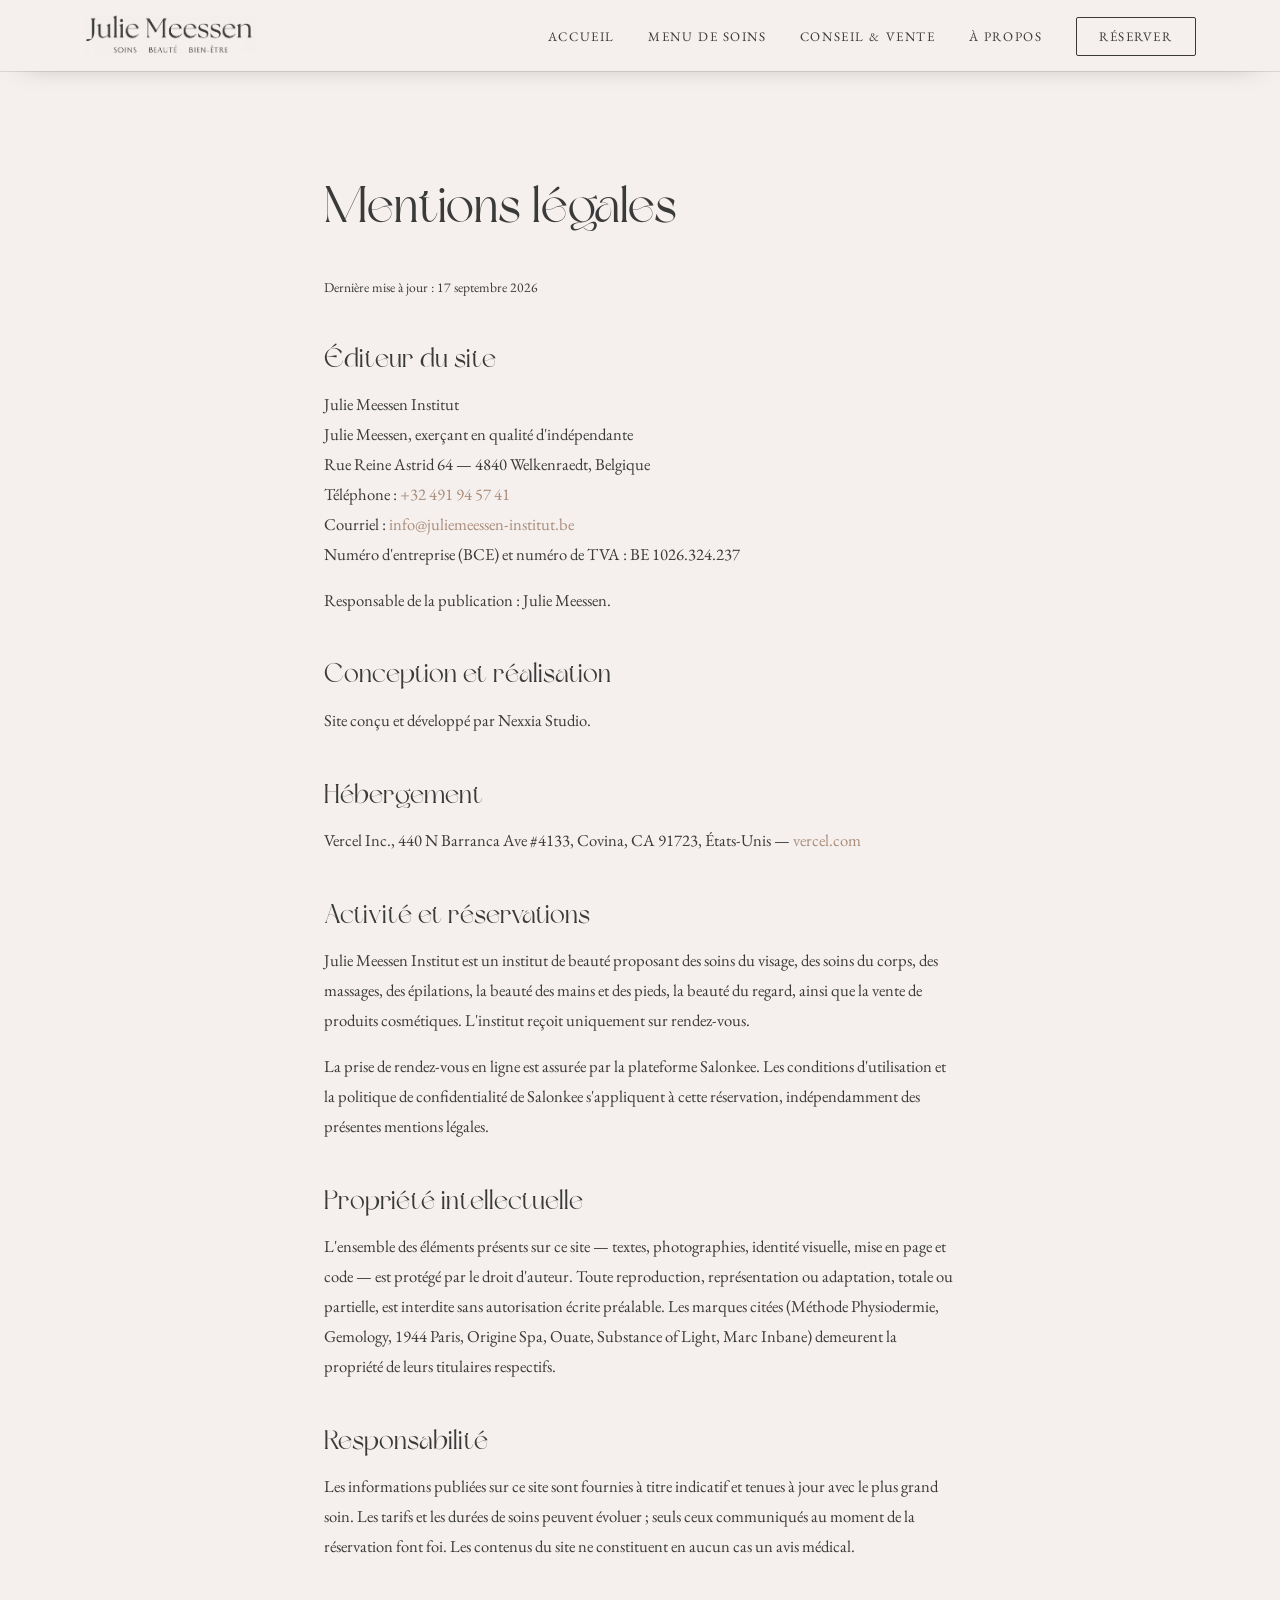
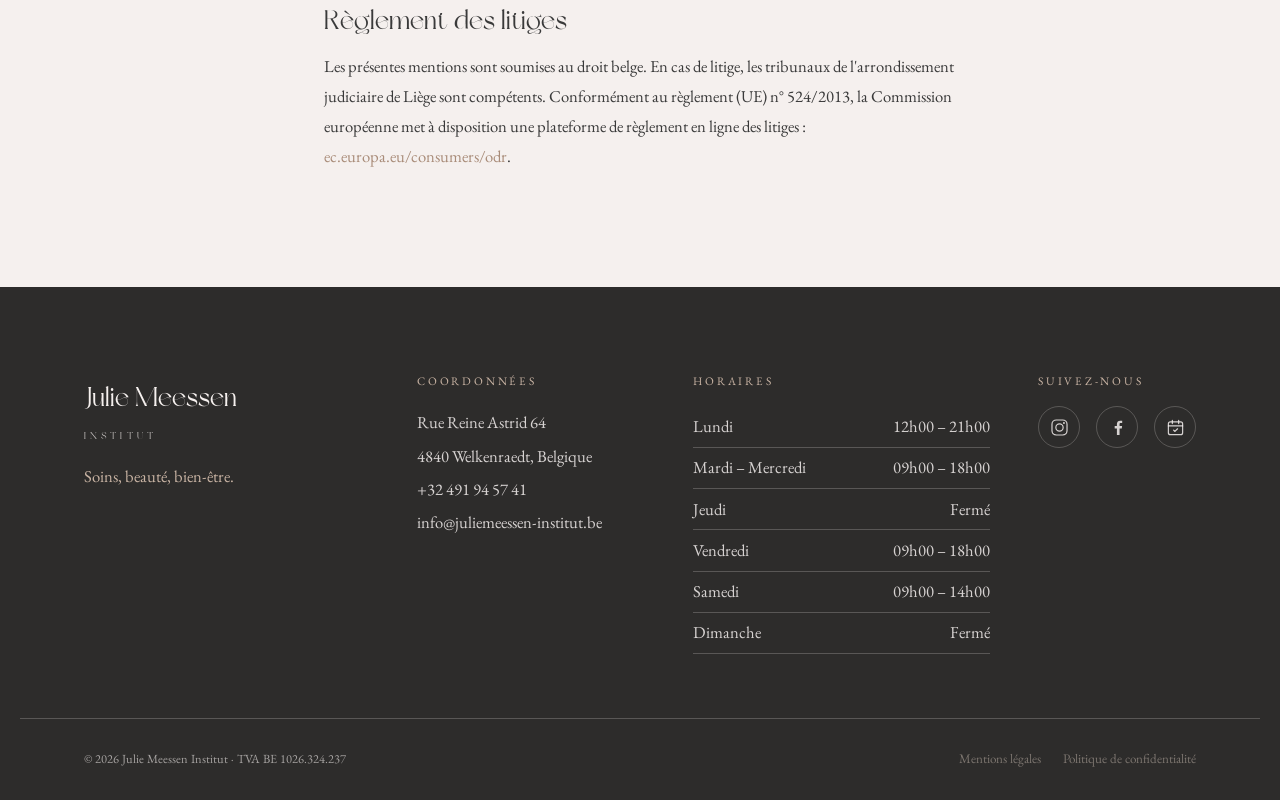
<file: mentions-legales.html>
<!DOCTYPE html>
<html lang="fr">
<head>
  <meta charset="UTF-8" />
  <meta name="viewport" content="width=device-width, initial-scale=1.0" />

  <title>Mentions légales — Julie Meessen Institut</title>
  <meta name="description" content="Mentions légales de Julie Meessen Institut, institut de beauté à Welkenraedt : éditeur, hébergeur, numéro d&#39;entreprise BCE et propriété intellectuelle." />
  <link rel="canonical" href="https://www.juliemeessen-institut.be/mentions-legales.html" />

  <meta property="og:type" content="website" />
  <meta property="og:locale" content="fr_BE" />
  <meta property="og:title" content="Mentions légales — Julie Meessen Institut" />
  <meta property="og:description" content="Mentions légales de Julie Meessen Institut, institut de beauté à Welkenraedt : éditeur, hébergeur, numéro d&#39;entreprise BCE et propriété intellectuelle." />
  <meta property="og:url" content="https://www.juliemeessen-institut.be/mentions-legales.html" />
  <meta property="og:site_name" content="Julie Meessen Institut" />
  <meta property="og:image" content="https://www.juliemeessen-institut.be/assets/images/og-image.jpg" />
  <meta property="og:image:type" content="image/jpeg" />
  <meta property="og:image:width" content="1200" />
  <meta property="og:image:height" content="630" />
  <meta property="og:image:alt" content="Soin du visage à l'institut Julie Meessen, à Welkenraedt" />
  <meta name="twitter:card" content="summary_large_image" />
  <meta name="twitter:title" content="Mentions légales — Julie Meessen Institut" />
  <meta name="twitter:description" content="Mentions légales de Julie Meessen Institut, institut de beauté à Welkenraedt : éditeur, hébergeur, numéro d&#39;entreprise BCE et propriété intellectuelle." />
  <meta name="twitter:image" content="https://www.juliemeessen-institut.be/assets/images/og-image.jpg" />
  <meta name="twitter:image:alt" content="Soin du visage à l'institut Julie Meessen, à Welkenraedt" />

  <link rel="preload" href="assets/fonts/dream-avenue.woff2" as="font" type="font/woff2" crossorigin />
  <link rel="preload" href="assets/fonts/EBGaramond-Regular.woff2" as="font" type="font/woff2" crossorigin />

  <link rel="icon" href="favicon.ico" sizes="any" />
  <link rel="icon" type="image/png" sizes="32x32" href="assets/images/favicon-32x32.png" />
  <link rel="icon" type="image/png" sizes="16x16" href="assets/images/favicon-16x16.png" />
  <link rel="apple-touch-icon" href="assets/images/apple-touch-icon.png" />
  <link rel="manifest" href="site.webmanifest" />
  <meta name="theme-color" content="#3a3a3a" />

  <link rel="stylesheet" href="css/styles.css" />
  <link rel="stylesheet" href="css/additions.css" />
  <!-- Mesure d'audience Umami : sans cookies, n'enregistre aucune donnée personnelle -->
  <script defer src="https://cloud.umami.is/script.js" data-website-id="1124ee70-fb61-4c8d-be3d-ac3a2cd8c27b"
          data-domains="www.juliemeessen-institut.be,juliemeessen-institut.be"
          data-do-not-track="true"></script>
</head>

<body class="page-legal">
  <a href="#contenu" class="skip-link">Aller au contenu</a>

  <header class="site-header" id="header" data-header>
    <div class="header__inner">
      <a href="index.html" class="header__logo" aria-label="Julie Meessen Institut — accueil">
        <img width="762" height="194" src="assets/images/logo-white.png" alt="Julie Meessen Institut" class="header__logo-img header__logo-img--light" />
        <img width="762" height="194" src="assets/images/logo-dark.png" alt="" aria-hidden="true" class="header__logo-img header__logo-img--dark" />
      </a>

      <nav class="header__nav" aria-label="Navigation principale">
        <button class="nav-toggle" aria-expanded="false" aria-controls="menu-principal" aria-label="Ouvrir le menu">
          <span></span><span></span><span></span>
        </button>

        <ul class="nav-menu" id="menu-principal">
          <li><a href="index.html">Accueil</a></li>
          <li><a href="menu-de-soins.html">Menu de soins</a></li>
          <li><a href="conseil-et-vente.html">Conseil &amp; vente</a></li>
          <li><a href="a-propos.html">À propos</a></li>
          <li>
            <a href="https://salonkee.be/salon/julie-meessen-institut?lang=fr"
               class="nav-cta" target="_blank" rel="noopener" data-umami-event="Réservation Salonkee" data-umami-event-page="mentions légales" data-umami-event-zone="en-tête">Réserver</a>
          </li>
        </ul>
      </nav>
    </div>
  </header>

  <main id="contenu">
    <section class="legal">
      <div class="legal__inner">
        <h1 class="legal__title">Mentions légales</h1>
        <p class="legal__updated">Dernière mise à jour&nbsp;: 17 septembre 2026</p>

        <h2>Éditeur du site</h2>
        <p>
          Julie Meessen Institut<br />
          Julie Meessen, exerçant en qualité d'indépendante<br />
          Rue Reine Astrid 64 — 4840 Welkenraedt, Belgique<br />
          Téléphone&nbsp;: <a href="tel:+32491945741" data-umami-event="Appel téléphone" data-umami-event-page="mentions légales" data-umami-event-zone="contenu">+32 491 94 57 41</a><br />
          Courriel&nbsp;: <a href="mailto:info@juliemeessen-institut.be" data-umami-event="E-mail" data-umami-event-page="mentions légales" data-umami-event-zone="contenu">info@juliemeessen-institut.be</a><br />
          Numéro d'entreprise (BCE) et numéro de TVA&nbsp;: BE 1026.324.237
        </p>
        <p>Responsable de la publication&nbsp;: Julie Meessen.</p>

        <h2>Conception et réalisation</h2>
        <p>Site conçu et développé par Nexxia Studio.</p>

        <h2>Hébergement</h2>
        <p>
          Vercel Inc., 440 N Barranca Ave #4133, Covina, CA 91723, États-Unis —
          <a href="https://vercel.com" target="_blank" rel="noopener">vercel.com</a>
        </p>

        <h2>Activité et réservations</h2>
        <p>
          Julie Meessen Institut est un institut de beauté proposant des soins du visage, des soins du corps,
          des massages, des épilations, la beauté des mains et des pieds, la beauté du regard, ainsi que la vente
          de produits cosmétiques. L'institut reçoit uniquement sur rendez-vous.
        </p>
        <p>
          La prise de rendez-vous en ligne est assurée par la plateforme Salonkee. Les conditions d'utilisation
          et la politique de confidentialité de Salonkee s'appliquent à cette réservation, indépendamment des
          présentes mentions légales.
        </p>

        <h2>Propriété intellectuelle</h2>
        <p>
          L'ensemble des éléments présents sur ce site — textes, photographies, identité visuelle, mise en page
          et code — est protégé par le droit d'auteur. Toute reproduction, représentation ou adaptation, totale
          ou partielle, est interdite sans autorisation écrite préalable. Les marques citées (Méthode Physiodermie,
          Gemology, 1944 Paris, Origine Spa, Ouate, Substance of Light, Marc Inbane) demeurent la propriété de leurs
          titulaires respectifs.
        </p>

        <h2>Responsabilité</h2>
        <p>
          Les informations publiées sur ce site sont fournies à titre indicatif et tenues à jour avec le plus
          grand soin. Les tarifs et les durées de soins peuvent évoluer&nbsp;; seuls ceux communiqués au moment
          de la réservation font foi. Les contenus du site ne constituent en aucun cas un avis médical.
        </p>

        <h2>Règlement des litiges</h2>
        <p>
          Les présentes mentions sont soumises au droit belge. En cas de litige, les tribunaux de l'arrondissement
          judiciaire de Liège sont compétents. Conformément au règlement (UE) n°&nbsp;524/2013, la Commission
          européenne met à disposition une plateforme de règlement en ligne des litiges&nbsp;:
          <a href="https://ec.europa.eu/consumers/odr" target="_blank" rel="noopener">ec.europa.eu/consumers/odr</a>.
        </p>

      </div>
    </section>
  </main>

  <footer class="site-footer" id="contact">
    <div class="site-footer__grid">

      <div class="footer-col footer-col--brand">
        <p class="footer-logo">Julie Meessen <span>Institut</span></p>
        <p class="footer-tagline">Soins, beauté, bien-être.</p>
      </div>

      <div class="footer-col">
        <h3 class="footer-col__title">Coordonnées</h3>
        <address class="footer-address">
          Rue Reine Astrid 64<br />
          4840 Welkenraedt, Belgique<br />
          <a href="tel:+32491945741" data-umami-event="Appel téléphone" data-umami-event-page="mentions légales" data-umami-event-zone="pied de page">+32 491 94 57 41</a><br />
          <a href="mailto:info@juliemeessen-institut.be" data-umami-event="E-mail" data-umami-event-page="mentions légales" data-umami-event-zone="pied de page">info@juliemeessen-institut.be</a>
        </address>
      </div>

      <div class="footer-col">
        <h3 class="footer-col__title">Horaires</h3>
        <dl class="footer-hours">
          <div><dt>Lundi</dt><dd>12h00 – 21h00</dd></div>
          <div><dt>Mardi – Mercredi</dt><dd>09h00 – 18h00</dd></div>
          <div><dt>Jeudi</dt><dd>Fermé</dd></div>
          <div><dt>Vendredi</dt><dd>09h00 – 18h00</dd></div>
          <div><dt>Samedi</dt><dd>09h00 – 14h00</dd></div>
          <div><dt>Dimanche</dt><dd>Fermé</dd></div>
        </dl>
      </div>

      <div class="footer-col">
        <h3 class="footer-col__title">Suivez-nous</h3>
        <ul class="footer-social footer-social--icons">
          <li>
            <a href="https://www.instagram.com/juliemeessen.institut/" target="_blank" rel="noopener" aria-label="Instagram de Julie Meessen Institut" title="Instagram" data-umami-event="Instagram" data-umami-event-page="mentions légales" data-umami-event-zone="pied de page">
              <svg viewBox="0 0 24 24" aria-hidden="true" focusable="false"><rect x="2.5" y="2.5" width="19" height="19" rx="5.5" /><circle cx="12" cy="12" r="4.6" /><circle cx="17.6" cy="6.4" r="1.25" class="is-filled" /></svg>
            </a>
          </li>
          <li>
            <a href="https://www.facebook.com/p/Julie-Meessen-Institut-61581154431038/" target="_blank" rel="noopener" aria-label="Facebook de Julie Meessen Institut" title="Facebook" data-umami-event="Facebook" data-umami-event-page="mentions légales" data-umami-event-zone="pied de page">
              <svg viewBox="0 0 24 24" aria-hidden="true" focusable="false"><path d="M14.6 21.5v-8.2h2.8l.42-3.25H14.6V7.97c0-.94.26-1.58 1.61-1.58h1.72V3.48a23.2 23.2 0 0 0-2.5-.13c-2.48 0-4.18 1.51-4.18 4.29v2.39H8.44v3.25h2.81v8.2z" class="is-filled" /></svg>
            </a>
          </li>
          <li>
            <a href="https://salonkee.be/salon/julie-meessen-institut?lang=fr" target="_blank" rel="noopener" aria-label="Réserver un soin en ligne sur Salonkee" title="Réserver sur Salonkee" data-umami-event="Réservation Salonkee" data-umami-event-page="mentions légales" data-umami-event-zone="pied de page">
              <svg viewBox="0 0 24 24" aria-hidden="true" focusable="false"><rect x="3" y="5" width="18" height="16" rx="2.5" /><path d="M3 10h18M8 3v4M16 3v4" /><path d="M9.6 15.3l1.7 1.7 3.3-3.4" /></svg>
            </a>
          </li>
        </ul>
      </div>

    </div>

    <div class="site-footer__bottom">
      <p>© <span data-year>2026</span> Julie Meessen Institut · TVA BE 1026.324.237</p>
      <ul class="footer-legal">
        <li><a href="mentions-legales.html">Mentions légales</a></li>
        <li><a href="politique-de-confidentialite.html">Politique de confidentialité</a></li>
      </ul>
    </div>
  </footer>

  <script src="js/script.js" defer></script>
</body>
</html>
</file>
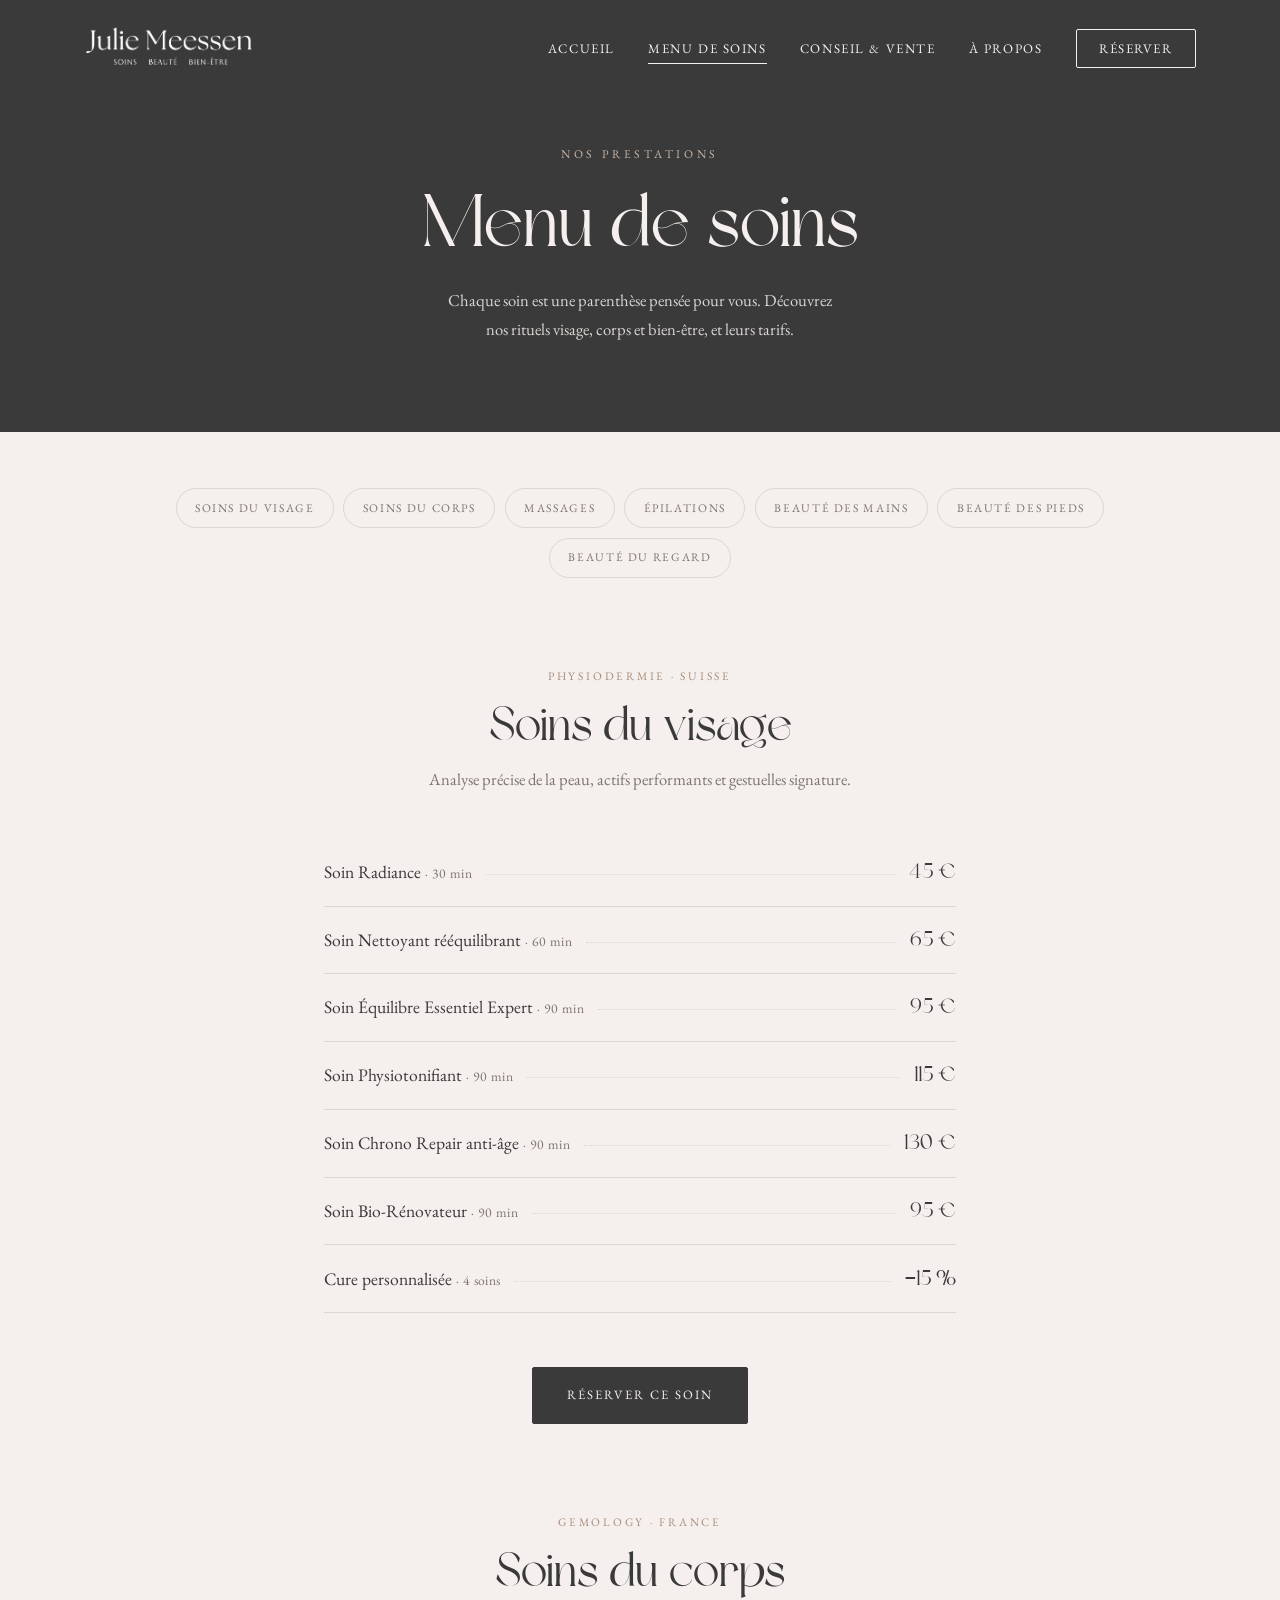
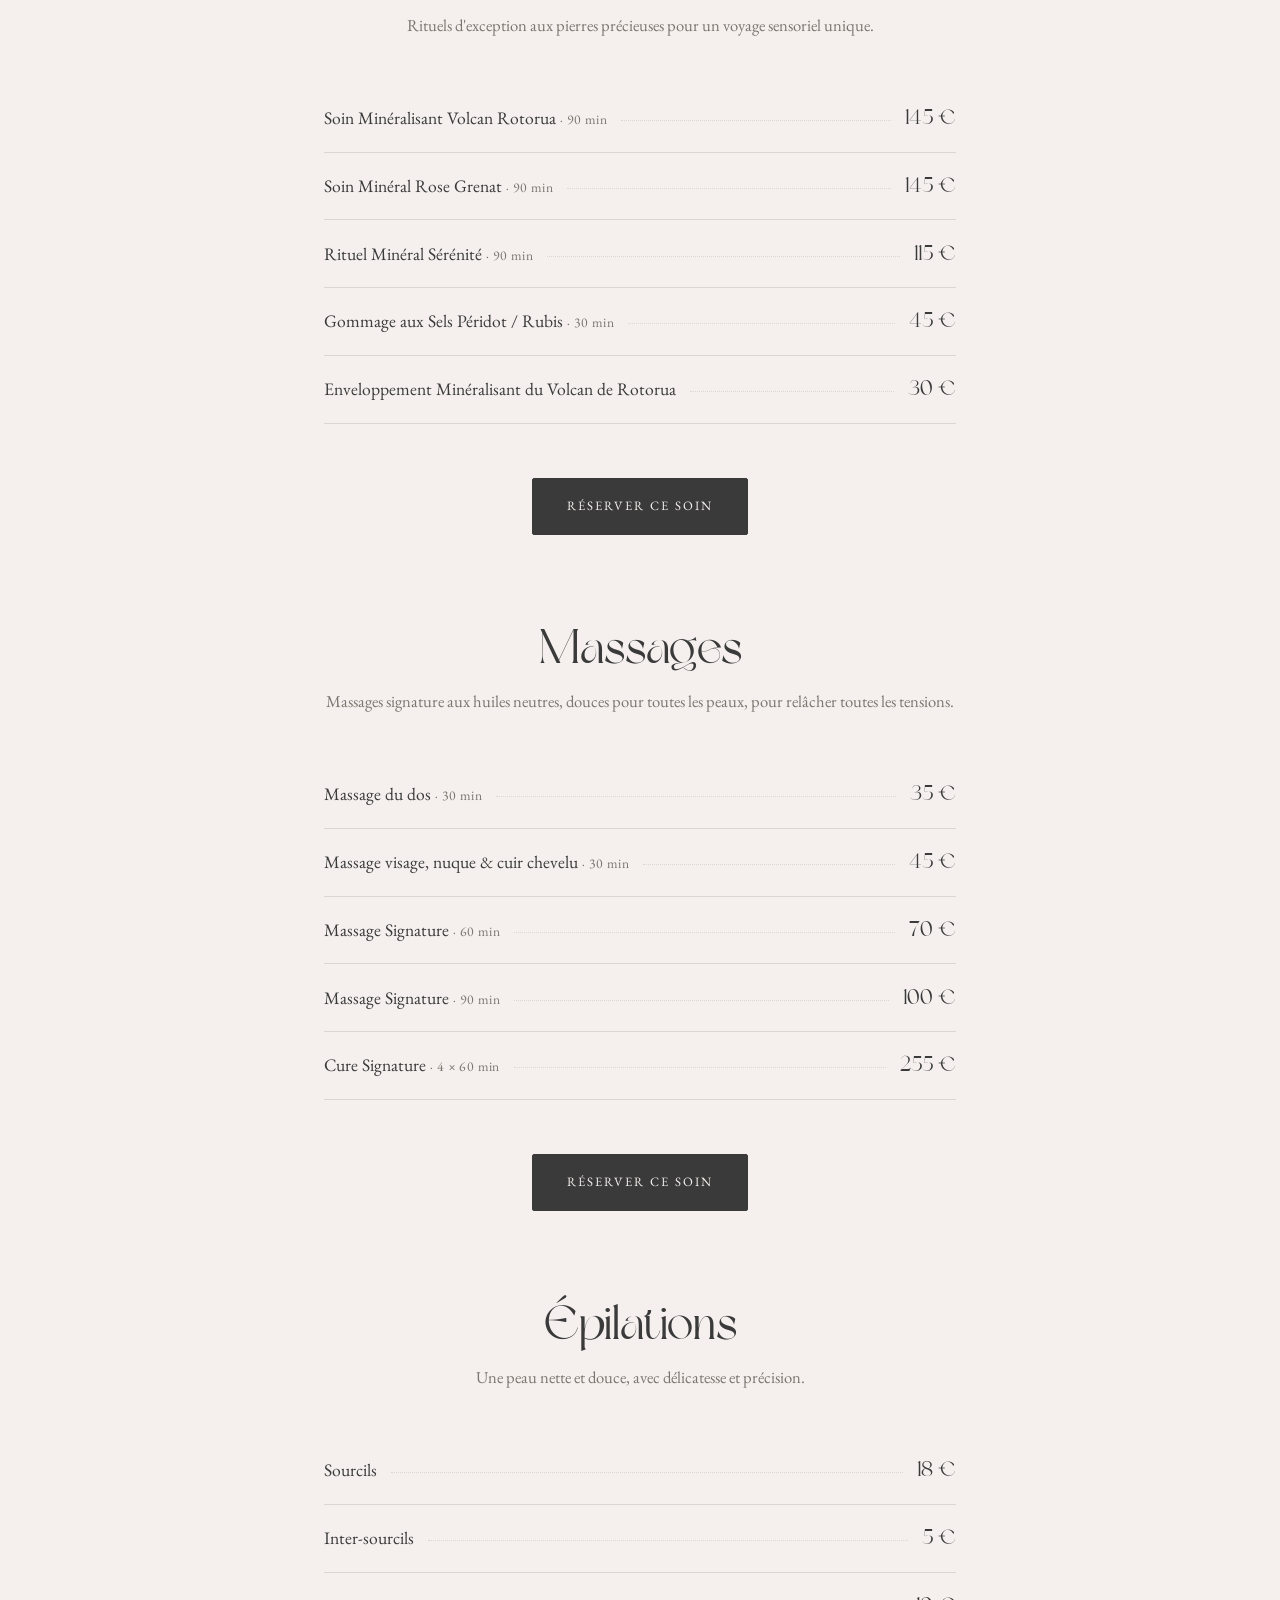
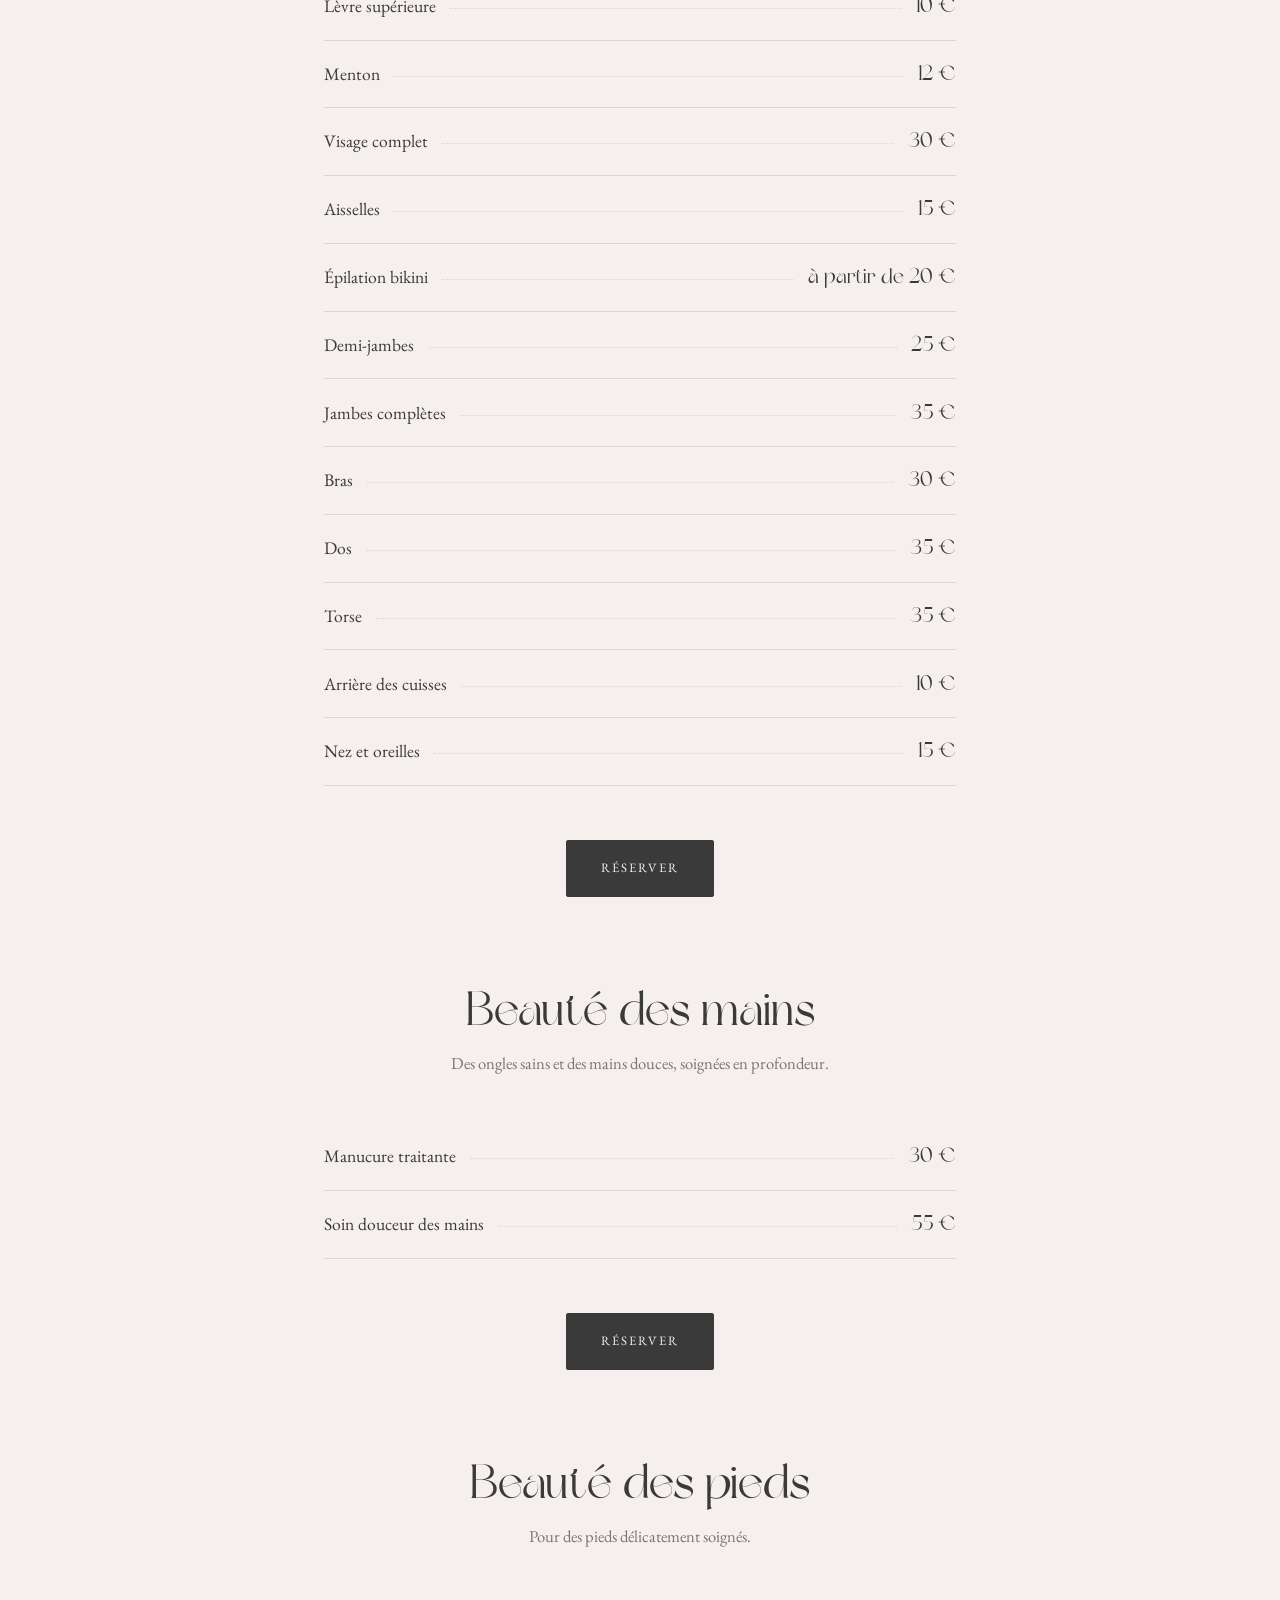
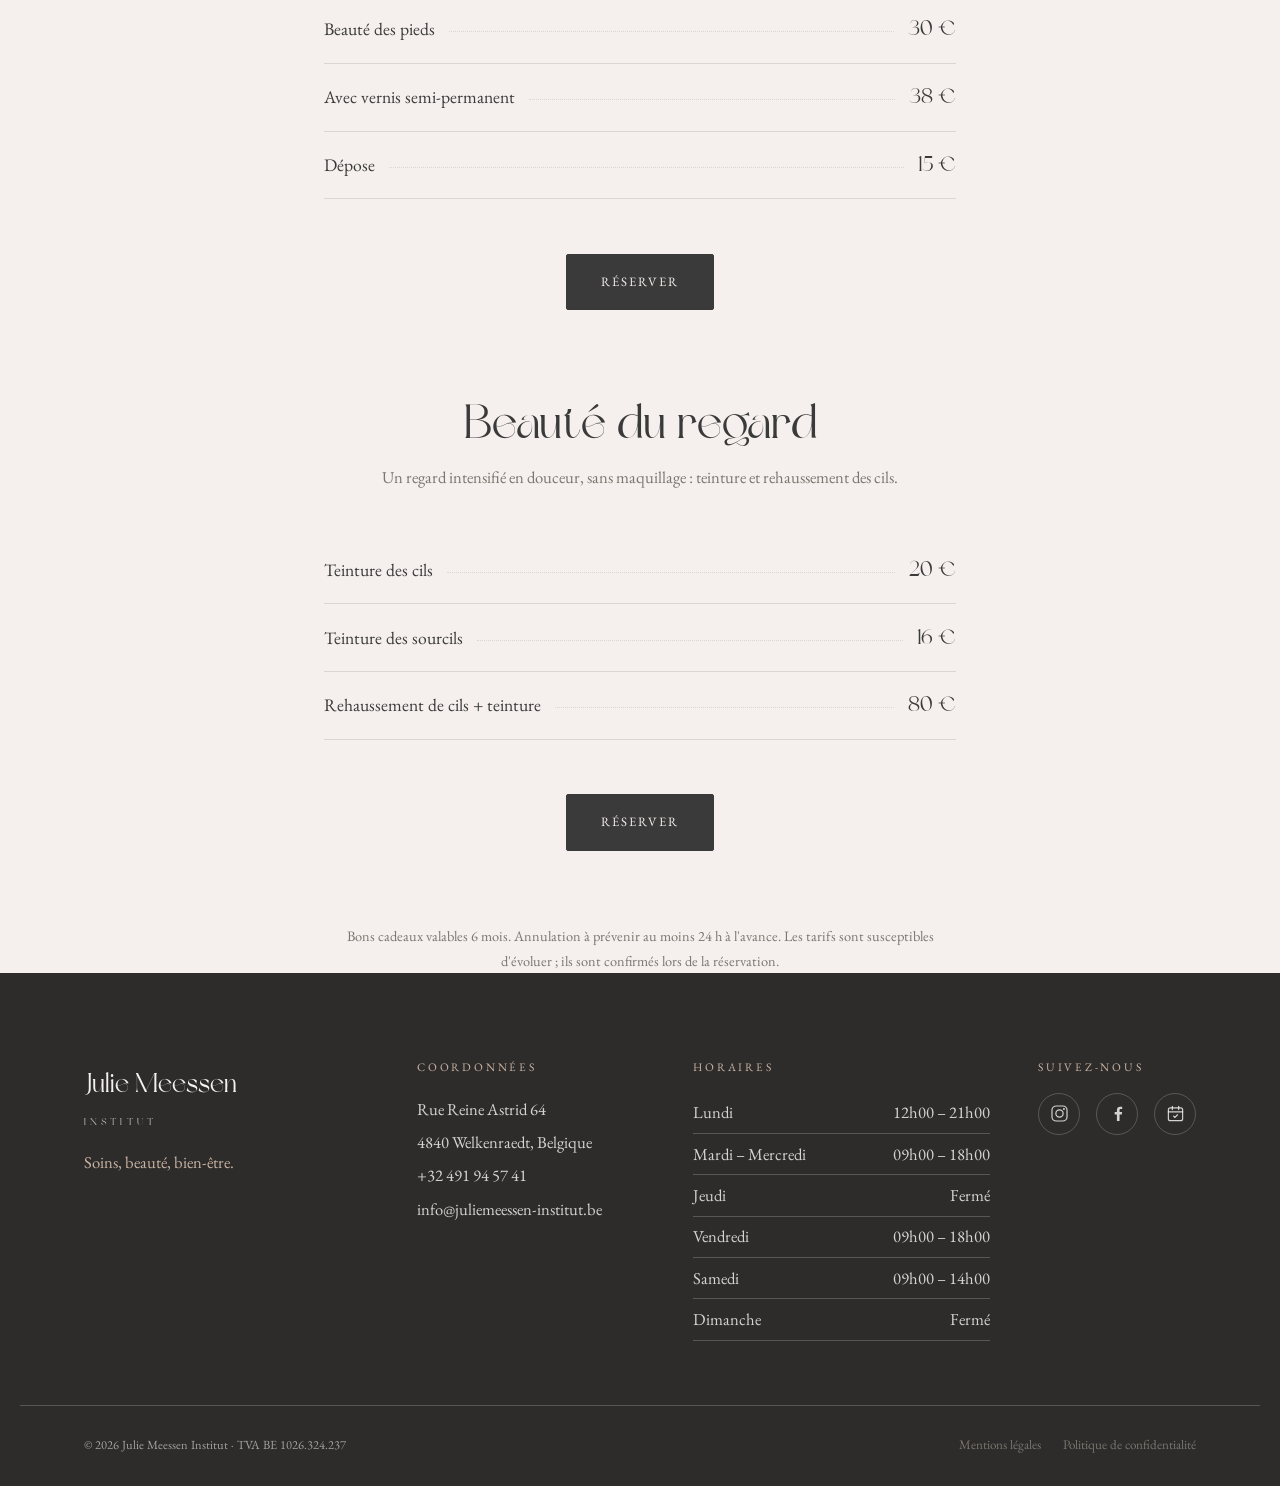
<file: menu-de-soins.html>
<!DOCTYPE html>
<html lang="fr">
<head>
  <meta charset="UTF-8" />
  <meta name="viewport" content="width=device-width, initial-scale=1.0" />

  <title>Soins et tarifs à Welkenraedt — Julie Meessen Institut</title>
  <meta name="description" content="Tous les soins et tarifs de l'institut à Welkenraedt. Soins du visage, soins du corps, massages, épilations, beauté des mains et beauté du regard. Réservez en ligne." />
  <link rel="canonical" href="https://www.juliemeessen-institut.be/menu-de-soins.html" />

  <meta property="og:type" content="website" />
  <meta property="og:locale" content="fr_BE" />
  <meta property="og:title" content="Soins et tarifs à Welkenraedt — Julie Meessen Institut" />
  <meta property="og:description" content="Tous les soins et tarifs de l'institut à Welkenraedt. Soins du visage, soins du corps, massages, épilations, beauté des mains et beauté du regard. Réservez en ligne." />
  <meta property="og:url" content="https://www.juliemeessen-institut.be/menu-de-soins.html" />
  <meta property="og:site_name" content="Julie Meessen Institut" />
  <meta property="og:image" content="https://www.juliemeessen-institut.be/assets/images/og-image.jpg" />
  <meta property="og:image:type" content="image/jpeg" />
  <meta property="og:image:width" content="1200" />
  <meta property="og:image:height" content="630" />
  <meta property="og:image:alt" content="Soin du visage à l'institut Julie Meessen, à Welkenraedt" />
  <meta name="twitter:card" content="summary_large_image" />
  <meta name="twitter:title" content="Soins et tarifs à Welkenraedt — Julie Meessen Institut" />
  <meta name="twitter:description" content="Tous les soins et tarifs de l'institut à Welkenraedt. Soins du visage, soins du corps, massages, épilations, beauté des mains et beauté du regard. Réservez en ligne." />
  <meta name="twitter:image" content="https://www.juliemeessen-institut.be/assets/images/og-image.jpg" />
  <meta name="twitter:image:alt" content="Soin du visage à l'institut Julie Meessen, à Welkenraedt" />

  <link rel="preload" href="assets/fonts/dream-avenue.woff2" as="font" type="font/woff2" crossorigin />
  <link rel="preload" href="assets/fonts/EBGaramond-Regular.woff2" as="font" type="font/woff2" crossorigin />
  <!-- Favicon & manifeste -->
  <link rel="icon" href="favicon.ico" sizes="any" />
  <link rel="icon" type="image/png" sizes="32x32" href="assets/images/favicon-32x32.png" />
  <link rel="icon" type="image/png" sizes="16x16" href="assets/images/favicon-16x16.png" />
  <link rel="apple-touch-icon" href="assets/images/apple-touch-icon.png" />
  <link rel="manifest" href="site.webmanifest" />
  <meta name="theme-color" content="#3a3a3a" />

  <link rel="stylesheet" href="css/styles.css" />
  <link rel="stylesheet" href="css/additions.css" />

  <!-- Fil d'Ariane (SEO) -->
  <script type="application/ld+json">
  {
    "@context": "https://schema.org",
    "@type": "BreadcrumbList",
    "itemListElement": [
      { "@type": "ListItem", "position": 1, "name": "Accueil", "item": "https://www.juliemeessen-institut.be/" },
      { "@type": "ListItem", "position": 2, "name": "Menu de soins", "item": "https://www.juliemeessen-institut.be/menu-de-soins.html" }
    ]
  }
  </script>
  <script type="application/ld+json">
  {
    "@context": "https://schema.org",
    "@type": "BeautySalon",
    "@id": "https://www.juliemeessen-institut.be/#institut",
    "name": "Julie Meessen Institut",
    "url": "https://www.juliemeessen-institut.be/",
    "hasOfferCatalog": {
      "@type": "OfferCatalog",
      "name": "Menu de soins",
      "itemListElement": [
        {
          "@type": "OfferCatalog",
          "name": "Soins du visage",
          "itemListElement": [
            {
              "@type": "Offer",
              "priceCurrency": "EUR",
              "price": "45",
              "itemOffered": {
                "@type": "Service",
                "name": "Soin Radiance",
                "category": "Soins du visage"
              },
              "eligibleDuration": {
                "@type": "QuantitativeValue",
                "value": 30,
                "unitCode": "MIN"
              }
            },
            {
              "@type": "Offer",
              "priceCurrency": "EUR",
              "price": "65",
              "itemOffered": {
                "@type": "Service",
                "name": "Soin Nettoyant rééquilibrant",
                "category": "Soins du visage"
              },
              "eligibleDuration": {
                "@type": "QuantitativeValue",
                "value": 60,
                "unitCode": "MIN"
              }
            },
            {
              "@type": "Offer",
              "priceCurrency": "EUR",
              "price": "95",
              "itemOffered": {
                "@type": "Service",
                "name": "Soin Équilibre Essentiel Expert",
                "category": "Soins du visage"
              },
              "eligibleDuration": {
                "@type": "QuantitativeValue",
                "value": 90,
                "unitCode": "MIN"
              }
            },
            {
              "@type": "Offer",
              "priceCurrency": "EUR",
              "price": "115",
              "itemOffered": {
                "@type": "Service",
                "name": "Soin Physiotonifiant",
                "category": "Soins du visage"
              },
              "eligibleDuration": {
                "@type": "QuantitativeValue",
                "value": 90,
                "unitCode": "MIN"
              }
            },
            {
              "@type": "Offer",
              "priceCurrency": "EUR",
              "price": "130",
              "itemOffered": {
                "@type": "Service",
                "name": "Soin Chrono Repair anti-âge",
                "category": "Soins du visage"
              },
              "eligibleDuration": {
                "@type": "QuantitativeValue",
                "value": 90,
                "unitCode": "MIN"
              }
            },
            {
              "@type": "Offer",
              "priceCurrency": "EUR",
              "price": "95",
              "itemOffered": {
                "@type": "Service",
                "name": "Soin Bio-Rénovateur",
                "category": "Soins du visage"
              },
              "eligibleDuration": {
                "@type": "QuantitativeValue",
                "value": 90,
                "unitCode": "MIN"
              }
            }
          ]
        },
        {
          "@type": "OfferCatalog",
          "name": "Soins du corps",
          "itemListElement": [
            {
              "@type": "Offer",
              "priceCurrency": "EUR",
              "price": "145",
              "itemOffered": {
                "@type": "Service",
                "name": "Soin Minéralisant Volcan Rotorua",
                "category": "Soins du corps"
              },
              "eligibleDuration": {
                "@type": "QuantitativeValue",
                "value": 90,
                "unitCode": "MIN"
              }
            },
            {
              "@type": "Offer",
              "priceCurrency": "EUR",
              "price": "145",
              "itemOffered": {
                "@type": "Service",
                "name": "Soin Minéral Rose Grenat",
                "category": "Soins du corps"
              },
              "eligibleDuration": {
                "@type": "QuantitativeValue",
                "value": 90,
                "unitCode": "MIN"
              }
            },
            {
              "@type": "Offer",
              "priceCurrency": "EUR",
              "price": "115",
              "itemOffered": {
                "@type": "Service",
                "name": "Rituel Minéral Sérénité",
                "category": "Soins du corps"
              },
              "eligibleDuration": {
                "@type": "QuantitativeValue",
                "value": 90,
                "unitCode": "MIN"
              }
            },
            {
              "@type": "Offer",
              "priceCurrency": "EUR",
              "price": "45",
              "itemOffered": {
                "@type": "Service",
                "name": "Gommage aux Sels Péridot / Rubis",
                "category": "Soins du corps"
              },
              "eligibleDuration": {
                "@type": "QuantitativeValue",
                "value": 30,
                "unitCode": "MIN"
              }
            },
            {
              "@type": "Offer",
              "priceCurrency": "EUR",
              "price": "30",
              "itemOffered": {
                "@type": "Service",
                "name": "Enveloppement Minéralisant du Volcan de Rotorua",
                "category": "Soins du corps"
              }
            }
          ]
        },
        {
          "@type": "OfferCatalog",
          "name": "Massages",
          "itemListElement": [
            {
              "@type": "Offer",
              "priceCurrency": "EUR",
              "price": "35",
              "itemOffered": {
                "@type": "Service",
                "name": "Massage du dos",
                "category": "Massages"
              },
              "eligibleDuration": {
                "@type": "QuantitativeValue",
                "value": 30,
                "unitCode": "MIN"
              }
            },
            {
              "@type": "Offer",
              "priceCurrency": "EUR",
              "price": "45",
              "itemOffered": {
                "@type": "Service",
                "name": "Massage visage, nuque & cuir chevelu",
                "category": "Massages"
              },
              "eligibleDuration": {
                "@type": "QuantitativeValue",
                "value": 30,
                "unitCode": "MIN"
              }
            },
            {
              "@type": "Offer",
              "priceCurrency": "EUR",
              "price": "70",
              "itemOffered": {
                "@type": "Service",
                "name": "Massage Signature 60 min",
                "category": "Massages"
              },
              "eligibleDuration": {
                "@type": "QuantitativeValue",
                "value": 60,
                "unitCode": "MIN"
              }
            },
            {
              "@type": "Offer",
              "priceCurrency": "EUR",
              "price": "100",
              "itemOffered": {
                "@type": "Service",
                "name": "Massage Signature 90 min",
                "category": "Massages"
              },
              "eligibleDuration": {
                "@type": "QuantitativeValue",
                "value": 90,
                "unitCode": "MIN"
              }
            },
            {
              "@type": "Offer",
              "priceCurrency": "EUR",
              "price": "255",
              "itemOffered": {
                "@type": "Service",
                "name": "Cure Signature 4 × 60 min",
                "category": "Massages"
              }
            }
          ]
        },
        {
          "@type": "OfferCatalog",
          "name": "Épilations",
          "itemListElement": [
            {
              "@type": "Offer",
              "priceCurrency": "EUR",
              "price": "18",
              "itemOffered": {
                "@type": "Service",
                "name": "Sourcils",
                "category": "Épilations"
              }
            },
            {
              "@type": "Offer",
              "priceCurrency": "EUR",
              "price": "5",
              "itemOffered": {
                "@type": "Service",
                "name": "Inter-sourcils",
                "category": "Épilations"
              }
            },
            {
              "@type": "Offer",
              "priceCurrency": "EUR",
              "price": "10",
              "itemOffered": {
                "@type": "Service",
                "name": "Lèvre supérieure",
                "category": "Épilations"
              }
            },
            {
              "@type": "Offer",
              "priceCurrency": "EUR",
              "price": "12",
              "itemOffered": {
                "@type": "Service",
                "name": "Menton",
                "category": "Épilations"
              }
            },
            {
              "@type": "Offer",
              "priceCurrency": "EUR",
              "price": "30",
              "itemOffered": {
                "@type": "Service",
                "name": "Visage complet",
                "category": "Épilations"
              }
            },
            {
              "@type": "Offer",
              "priceCurrency": "EUR",
              "price": "15",
              "itemOffered": {
                "@type": "Service",
                "name": "Aisselles",
                "category": "Épilations"
              }
            },
            {
              "@type": "Offer",
              "priceCurrency": "EUR",
              "price": "25",
              "itemOffered": {
                "@type": "Service",
                "name": "Demi-jambes",
                "category": "Épilations"
              }
            },
            {
              "@type": "Offer",
              "priceCurrency": "EUR",
              "price": "35",
              "itemOffered": {
                "@type": "Service",
                "name": "Jambes complètes",
                "category": "Épilations"
              }
            },
            {
              "@type": "Offer",
              "priceCurrency": "EUR",
              "price": "30",
              "itemOffered": {
                "@type": "Service",
                "name": "Bras",
                "category": "Épilations"
              }
            },
            {
              "@type": "Offer",
              "priceCurrency": "EUR",
              "price": "35",
              "itemOffered": {
                "@type": "Service",
                "name": "Dos",
                "category": "Épilations"
              }
            },
            {
              "@type": "Offer",
              "priceCurrency": "EUR",
              "price": "10",
              "itemOffered": {
                "@type": "Service",
                "name": "Arrière des cuisses",
                "category": "Épilations"
              }
            },
            {
              "@type": "Offer",
              "priceCurrency": "EUR",
              "price": "15",
              "itemOffered": {
                "@type": "Service",
                "name": "Nez et oreilles",
                "category": "Épilations"
              }
            },
            {
              "@type": "Offer",
              "priceCurrency": "EUR",
              "price": "35",
              "itemOffered": {
                "@type": "Service",
                "name": "Torse",
                "category": "Épilations"
              }
            }
          ]
        },
        {
          "@type": "OfferCatalog",
          "name": "Beauté des mains",
          "itemListElement": [
            {
              "@type": "Offer",
              "priceCurrency": "EUR",
              "price": "30",
              "itemOffered": {
                "@type": "Service",
                "name": "Manucure traitante",
                "category": "Beauté des mains"
              }
            },
            {
              "@type": "Offer",
              "priceCurrency": "EUR",
              "price": "55",
              "itemOffered": {
                "@type": "Service",
                "name": "Soin douceur des mains",
                "category": "Beauté des mains"
              }
            }
          ]
        },
        {
          "@type": "OfferCatalog",
          "name": "Beauté des pieds",
          "itemListElement": [
            {
              "@type": "Offer",
              "priceCurrency": "EUR",
              "price": "30",
              "itemOffered": {
                "@type": "Service",
                "name": "Beauté des pieds",
                "category": "Beauté des pieds"
              }
            },
            {
              "@type": "Offer",
              "priceCurrency": "EUR",
              "price": "38",
              "itemOffered": {
                "@type": "Service",
                "name": "Avec vernis semi-permanent",
                "category": "Beauté des pieds"
              }
            },
            {
              "@type": "Offer",
              "priceCurrency": "EUR",
              "price": "15",
              "itemOffered": {
                "@type": "Service",
                "name": "Dépose",
                "category": "Beauté des pieds"
              }
            }
          ]
        },
        {
          "@type": "OfferCatalog",
          "name": "Beauté du regard",
          "itemListElement": [
            {
              "@type": "Offer",
              "priceCurrency": "EUR",
              "price": "20",
              "itemOffered": {
                "@type": "Service",
                "name": "Teinture des cils",
                "category": "Beauté du regard"
              }
            },
            {
              "@type": "Offer",
              "priceCurrency": "EUR",
              "price": "16",
              "itemOffered": {
                "@type": "Service",
                "name": "Teinture des sourcils",
                "category": "Beauté du regard"
              }
            },
            {
              "@type": "Offer",
              "priceCurrency": "EUR",
              "price": "80",
              "itemOffered": {
                "@type": "Service",
                "name": "Rehaussement de cils + teinture",
                "category": "Beauté du regard"
              }
            }
          ]
        }
      ]
    }
  }
  </script>
  <!-- Mesure d'audience Umami : sans cookies, n'enregistre aucune donnée personnelle -->
  <script defer src="https://cloud.umami.is/script.js" data-website-id="1124ee70-fb61-4c8d-be3d-ac3a2cd8c27b"
          data-domains="www.juliemeessen-institut.be,juliemeessen-institut.be"
          data-do-not-track="true"></script>
</head>

<body>
  <a href="#contenu" class="skip-link">Aller au contenu</a>

  <!-- HEADER -->
  <header class="site-header" id="header" data-header>
    <div class="header__inner">
      <a href="index.html" class="header__logo" aria-label="Julie Meessen Institut — accueil">
        <img width="762" height="194" src="assets/images/logo-white.png" alt="Julie Meessen Institut" class="header__logo-img header__logo-img--light" />
        <img width="762" height="194" src="assets/images/logo-dark.png" alt="" aria-hidden="true" class="header__logo-img header__logo-img--dark" />
      </a>
      <nav class="header__nav" aria-label="Navigation principale">
        <button class="nav-toggle" aria-expanded="false" aria-controls="menu-principal" aria-label="Ouvrir le menu">
          <span></span><span></span><span></span>
        </button>
        <ul class="nav-menu" id="menu-principal">
          <li><a href="index.html">Accueil</a></li>
          <li><a href="menu-de-soins.html" aria-current="page">Menu de soins</a></li>
          <li><a href="conseil-et-vente.html">Conseil &amp; vente</a></li>
          <li><a href="a-propos.html">À propos</a></li>
          <li><a href="https://salonkee.be/salon/julie-meessen-institut?lang=fr" class="nav-cta" target="_blank" rel="noopener" data-umami-event="Réservation Salonkee" data-umami-event-page="soins et tarifs" data-umami-event-zone="en-tête">Réserver</a></li>
        </ul>
      </nav>
    </div>
  </header>

  <main id="contenu">

    <!-- HERO -->
    <section class="subhero">
      <p class="subhero__eyebrow" data-reveal>Nos prestations</p>
      <h1 class="subhero__title" data-reveal>Menu de soins</h1>
      <p class="subhero__lead" data-reveal>
        Chaque soin est une parenthèse pensée pour vous. Découvrez nos rituels
        visage, corps et bien-être, et leurs tarifs.
      </p>
    </section>

    <!-- NAVIGATION CATÉGORIES -->
    <nav class="menu-nav" aria-label="Catégories de soins" data-reveal>
      <a href="#visage">Soins du visage</a>
      <a href="#corps">Soins du corps</a>
      <a href="#massages">Massages</a>
      <a href="#epilations">Épilations</a>
      <a href="#mains">Beauté des mains</a>
      <a href="#pieds">Beauté des pieds</a>
      <a href="#regard">Beauté du regard</a>
    </nav>

    <!-- SOINS DU VISAGE -->
    <section class="menu-section" id="visage">
      <header class="menu-section__head" data-reveal>
        <p class="menu-section__brand">Physiodermie · Suisse</p>
        <h2 class="menu-section__title">Soins du visage</h2>
        <p class="menu-section__intro">Analyse précise de la peau, actifs performants et gestuelles signature.</p>
      </header>
      <ul class="price-list" data-reveal>
        <li class="price-row"><span class="price-row__name">Soin Radiance <span class="price-row__dur">· 30 min</span></span><span class="price-row__leader"></span><span class="price-row__price">45 €</span></li>
        <li class="price-row"><span class="price-row__name">Soin Nettoyant rééquilibrant <span class="price-row__dur">· 60 min</span></span><span class="price-row__leader"></span><span class="price-row__price">65 €</span></li>
        <li class="price-row"><span class="price-row__name">Soin Équilibre Essentiel Expert <span class="price-row__dur">· 90 min</span></span><span class="price-row__leader"></span><span class="price-row__price">95 €</span></li>
        <li class="price-row"><span class="price-row__name">Soin Physiotonifiant <span class="price-row__dur">· 90 min</span></span><span class="price-row__leader"></span><span class="price-row__price">115 €</span></li>
        <li class="price-row"><span class="price-row__name">Soin Chrono Repair anti-âge <span class="price-row__dur">· 90 min</span></span><span class="price-row__leader"></span><span class="price-row__price">130 €</span></li>
        <li class="price-row"><span class="price-row__name">Soin Bio-Rénovateur <span class="price-row__dur">· 90 min</span></span><span class="price-row__leader"></span><span class="price-row__price">95 €</span></li>
        <li class="price-row"><span class="price-row__name">Cure personnalisée <span class="price-row__dur">· 4 soins</span></span><span class="price-row__leader"></span><span class="price-row__price">−15 %</span></li>
      </ul>
      <p class="menu-cta" data-reveal><a href="https://salonkee.be/salon/julie-meessen-institut?lang=fr" class="btn btn--primary" target="_blank" rel="noopener" data-umami-event="Réservation Salonkee" data-umami-event-page="soins et tarifs" data-umami-event-zone="soins du visage">Réserver ce soin</a></p>
    </section>

    <!-- SOINS DU CORPS -->
    <section class="menu-section" id="corps">
      <header class="menu-section__head" data-reveal>
        <p class="menu-section__brand">Gemology · France</p>
        <h2 class="menu-section__title">Soins du corps</h2>
        <p class="menu-section__intro">Rituels d'exception aux pierres précieuses pour un voyage sensoriel unique.</p>
      </header>
      <ul class="price-list" data-reveal>
        <li class="price-row"><span class="price-row__name">Soin Minéralisant Volcan Rotorua <span class="price-row__dur">· 90 min</span></span><span class="price-row__leader"></span><span class="price-row__price">145 €</span></li>
        <li class="price-row"><span class="price-row__name">Soin Minéral Rose Grenat <span class="price-row__dur">· 90 min</span></span><span class="price-row__leader"></span><span class="price-row__price">145 €</span></li>
        <li class="price-row"><span class="price-row__name">Rituel Minéral Sérénité <span class="price-row__dur">· 90 min</span></span><span class="price-row__leader"></span><span class="price-row__price">115 €</span></li>
        <li class="price-row"><span class="price-row__name">Gommage aux Sels Péridot / Rubis <span class="price-row__dur">· 30 min</span></span><span class="price-row__leader"></span><span class="price-row__price">45 €</span></li>
        <li class="price-row"><span class="price-row__name">Enveloppement Minéralisant du Volcan de Rotorua</span><span class="price-row__leader"></span><span class="price-row__price">30 €</span></li>
      </ul>
      <p class="menu-cta" data-reveal><a href="https://salonkee.be/salon/julie-meessen-institut?lang=fr" class="btn btn--primary" target="_blank" rel="noopener" data-umami-event="Réservation Salonkee" data-umami-event-page="soins et tarifs" data-umami-event-zone="soins du corps">Réserver ce soin</a></p>
    </section>

    <!-- MASSAGES -->
    <section class="menu-section" id="massages">
      <header class="menu-section__head" data-reveal>
        <h2 class="menu-section__title">Massages</h2>
        <p class="menu-section__intro">Massages signature aux huiles neutres, douces pour toutes les peaux, pour relâcher toutes les tensions.</p>
      </header>
      <ul class="price-list" data-reveal>
        <li class="price-row"><span class="price-row__name">Massage du dos <span class="price-row__dur">· 30 min</span></span><span class="price-row__leader"></span><span class="price-row__price">35 €</span></li>
        <li class="price-row"><span class="price-row__name">Massage visage, nuque &amp; cuir chevelu <span class="price-row__dur">· 30 min</span></span><span class="price-row__leader"></span><span class="price-row__price">45 €</span></li>
        <li class="price-row"><span class="price-row__name">Massage Signature <span class="price-row__dur">· 60 min</span></span><span class="price-row__leader"></span><span class="price-row__price">70 €</span></li>
        <li class="price-row"><span class="price-row__name">Massage Signature <span class="price-row__dur">· 90 min</span></span><span class="price-row__leader"></span><span class="price-row__price">100 €</span></li>
        <li class="price-row"><span class="price-row__name">Cure Signature <span class="price-row__dur">· 4 × 60 min</span></span><span class="price-row__leader"></span><span class="price-row__price">255 €</span></li>
      </ul>
      <p class="menu-cta" data-reveal><a href="https://salonkee.be/salon/julie-meessen-institut?lang=fr" class="btn btn--primary" target="_blank" rel="noopener" data-umami-event="Réservation Salonkee" data-umami-event-page="soins et tarifs" data-umami-event-zone="massages">Réserver ce soin</a></p>
    </section>

    <!-- ÉPILATIONS -->
    <section class="menu-section" id="epilations">
      <header class="menu-section__head" data-reveal>
        <h2 class="menu-section__title">Épilations</h2>
        <p class="menu-section__intro">Une peau nette et douce, avec délicatesse et précision.</p>
      </header>
      <ul class="price-list" data-reveal>
        <li class="price-row"><span class="price-row__name">Sourcils</span><span class="price-row__leader"></span><span class="price-row__price">18 €</span></li>
        <li class="price-row"><span class="price-row__name">Inter-sourcils</span><span class="price-row__leader"></span><span class="price-row__price">5 €</span></li>
        <li class="price-row"><span class="price-row__name">Lèvre supérieure</span><span class="price-row__leader"></span><span class="price-row__price">10 €</span></li>
        <li class="price-row"><span class="price-row__name">Menton</span><span class="price-row__leader"></span><span class="price-row__price">12 €</span></li>
        <li class="price-row"><span class="price-row__name">Visage complet</span><span class="price-row__leader"></span><span class="price-row__price">30 €</span></li>
        <li class="price-row"><span class="price-row__name">Aisselles</span><span class="price-row__leader"></span><span class="price-row__price">15 €</span></li>
        <li class="price-row"><span class="price-row__name">Épilation bikini</span><span class="price-row__leader"></span><span class="price-row__price">à partir de 20 €</span></li>
        <li class="price-row"><span class="price-row__name">Demi-jambes</span><span class="price-row__leader"></span><span class="price-row__price">25 €</span></li>
        <li class="price-row"><span class="price-row__name">Jambes complètes</span><span class="price-row__leader"></span><span class="price-row__price">35 €</span></li>
        <li class="price-row"><span class="price-row__name">Bras</span><span class="price-row__leader"></span><span class="price-row__price">30 €</span></li>
        <li class="price-row"><span class="price-row__name">Dos</span><span class="price-row__leader"></span><span class="price-row__price">35 €</span></li>
        <li class="price-row"><span class="price-row__name">Torse</span><span class="price-row__leader"></span><span class="price-row__price">35 €</span></li>
        <li class="price-row"><span class="price-row__name">Arrière des cuisses</span><span class="price-row__leader"></span><span class="price-row__price">10 €</span></li>
        <li class="price-row"><span class="price-row__name">Nez et oreilles</span><span class="price-row__leader"></span><span class="price-row__price">15 €</span></li>
      </ul>
      <p class="menu-cta" data-reveal><a href="https://salonkee.be/salon/julie-meessen-institut?lang=fr" class="btn btn--primary" target="_blank" rel="noopener" data-umami-event="Réservation Salonkee" data-umami-event-page="soins et tarifs" data-umami-event-zone="épilations">Réserver</a></p>
    </section>

    <!-- BEAUTÉ DES MAINS -->
    <section class="menu-section" id="mains">
      <header class="menu-section__head" data-reveal>
        <h2 class="menu-section__title">Beauté des mains</h2>
        <p class="menu-section__intro">Des ongles sains et des mains douces, soignées en profondeur.</p>
      </header>
      <ul class="price-list" data-reveal>
        <li class="price-row"><span class="price-row__name">Manucure traitante</span><span class="price-row__leader"></span><span class="price-row__price">30 €</span></li>
        <li class="price-row"><span class="price-row__name">Soin douceur des mains</span><span class="price-row__leader"></span><span class="price-row__price">55 €</span></li>
      </ul>
      <p class="menu-cta" data-reveal><a href="https://salonkee.be/salon/julie-meessen-institut?lang=fr" class="btn btn--primary" target="_blank" rel="noopener" data-umami-event="Réservation Salonkee" data-umami-event-page="soins et tarifs" data-umami-event-zone="beauté des mains">Réserver</a></p>
    </section>

    <!-- BEAUTÉ DES PIEDS -->
    <section class="menu-section" id="pieds">
      <header class="menu-section__head" data-reveal>
        <h2 class="menu-section__title">Beauté des pieds</h2>
        <p class="menu-section__intro">Pour des pieds délicatement soignés.</p>
      </header>
      <ul class="price-list" data-reveal>
        <li class="price-row"><span class="price-row__name">Beauté des pieds</span><span class="price-row__leader"></span><span class="price-row__price">30 €</span></li>
        <li class="price-row"><span class="price-row__name">Avec vernis semi-permanent</span><span class="price-row__leader"></span><span class="price-row__price">38 €</span></li>
        <li class="price-row"><span class="price-row__name">Dépose</span><span class="price-row__leader"></span><span class="price-row__price">15 €</span></li>
      </ul>
      <p class="menu-cta" data-reveal><a href="https://salonkee.be/salon/julie-meessen-institut?lang=fr" class="btn btn--primary" target="_blank" rel="noopener" data-umami-event="Réservation Salonkee" data-umami-event-page="soins et tarifs" data-umami-event-zone="beauté des pieds">Réserver</a></p>
    </section>

    <!-- BEAUTÉ DU REGARD -->
    <section class="menu-section" id="regard">
      <header class="menu-section__head" data-reveal>
        <h2 class="menu-section__title">Beauté du regard</h2>
        <p class="menu-section__intro">Un regard intensifié en douceur, sans maquillage&nbsp;: teinture et rehaussement des cils.</p>
      </header>
      <ul class="price-list" data-reveal>
        <li class="price-row"><span class="price-row__name">Teinture des cils</span><span class="price-row__leader"></span><span class="price-row__price">20 €</span></li>
        <li class="price-row"><span class="price-row__name">Teinture des sourcils</span><span class="price-row__leader"></span><span class="price-row__price">16 €</span></li>
        <li class="price-row"><span class="price-row__name">Rehaussement de cils + teinture</span><span class="price-row__leader"></span><span class="price-row__price">80 €</span></li>
      </ul>
      <p class="menu-cta" data-reveal><a href="https://salonkee.be/salon/julie-meessen-institut?lang=fr" class="btn btn--primary" target="_blank" rel="noopener" data-umami-event="Réservation Salonkee" data-umami-event-page="soins et tarifs" data-umami-event-zone="beauté du regard">Réserver</a></p>
    </section>

    <p class="menu-note" data-reveal>
      Bons cadeaux valables 6 mois. Annulation à prévenir au moins 24 h à l'avance.
      Les tarifs sont susceptibles d'évoluer ; ils sont confirmés lors de la réservation.
    </p>

  </main>

  <!-- FOOTER -->
  <footer class="site-footer" id="contact">
    <div class="site-footer__grid">
      <div class="footer-col footer-col--brand">
        <p class="footer-logo">Julie Meessen <span>Institut</span></p>
        <p class="footer-tagline">Soins, beauté, bien-être.</p>
      </div>
      <div class="footer-col">
        <h3 class="footer-col__title">Coordonnées</h3>
        <address class="footer-address">
          Rue Reine Astrid 64<br />
          4840 Welkenraedt, Belgique<br />
          <a href="tel:+32491945741" data-umami-event="Appel téléphone" data-umami-event-page="soins et tarifs" data-umami-event-zone="pied de page">+32 491 94 57 41</a><br />
          <a href="mailto:info@juliemeessen-institut.be" data-umami-event="E-mail" data-umami-event-page="soins et tarifs" data-umami-event-zone="pied de page">info@juliemeessen-institut.be</a>
        </address>
      </div>
      <div class="footer-col">
        <h3 class="footer-col__title">Horaires</h3>
        <dl class="footer-hours">
          <div><dt>Lundi</dt><dd>12h00 – 21h00</dd></div>
          <div><dt>Mardi – Mercredi</dt><dd>09h00 – 18h00</dd></div>
          <div><dt>Jeudi</dt><dd>Fermé</dd></div>
          <div><dt>Vendredi</dt><dd>09h00 – 18h00</dd></div>
          <div><dt>Samedi</dt><dd>09h00 – 14h00</dd></div>
          <div><dt>Dimanche</dt><dd>Fermé</dd></div>
        </dl>
      </div>
      <div class="footer-col">
        <h3 class="footer-col__title">Suivez-nous</h3>
        <ul class="footer-social footer-social--icons">
          <li>
            <a href="https://www.instagram.com/juliemeessen.institut/" target="_blank" rel="noopener" aria-label="Instagram de Julie Meessen Institut" title="Instagram" data-umami-event="Instagram" data-umami-event-page="soins et tarifs" data-umami-event-zone="pied de page">
              <svg viewBox="0 0 24 24" aria-hidden="true" focusable="false"><rect x="2.5" y="2.5" width="19" height="19" rx="5.5" /><circle cx="12" cy="12" r="4.6" /><circle cx="17.6" cy="6.4" r="1.25" class="is-filled" /></svg>
            </a>
          </li>
          <li>
            <a href="https://www.facebook.com/p/Julie-Meessen-Institut-61581154431038/" target="_blank" rel="noopener" aria-label="Facebook de Julie Meessen Institut" title="Facebook" data-umami-event="Facebook" data-umami-event-page="soins et tarifs" data-umami-event-zone="pied de page">
              <svg viewBox="0 0 24 24" aria-hidden="true" focusable="false"><path d="M14.6 21.5v-8.2h2.8l.42-3.25H14.6V7.97c0-.94.26-1.58 1.61-1.58h1.72V3.48a23.2 23.2 0 0 0-2.5-.13c-2.48 0-4.18 1.51-4.18 4.29v2.39H8.44v3.25h2.81v8.2z" class="is-filled" /></svg>
            </a>
          </li>
          <li>
            <a href="https://salonkee.be/salon/julie-meessen-institut?lang=fr" target="_blank" rel="noopener" aria-label="Réserver un soin en ligne sur Salonkee" title="Réserver sur Salonkee" data-umami-event="Réservation Salonkee" data-umami-event-page="soins et tarifs" data-umami-event-zone="pied de page">
              <svg viewBox="0 0 24 24" aria-hidden="true" focusable="false"><rect x="3" y="5" width="18" height="16" rx="2.5" /><path d="M3 10h18M8 3v4M16 3v4" /><path d="M9.6 15.3l1.7 1.7 3.3-3.4" /></svg>
            </a>
          </li>
        </ul>
      </div>
    </div>
    <div class="site-footer__bottom">
      <p>© <span data-year>2026</span> Julie Meessen Institut · TVA BE 1026.324.237</p>
      <ul class="footer-legal">
        <li><a href="mentions-legales.html">Mentions légales</a></li>
        <li><a href="politique-de-confidentialite.html">Politique de confidentialité</a></li>
      </ul>
    </div>
  </footer>

  <script src="js/script.js" defer></script>
</body>
</html>
</file>
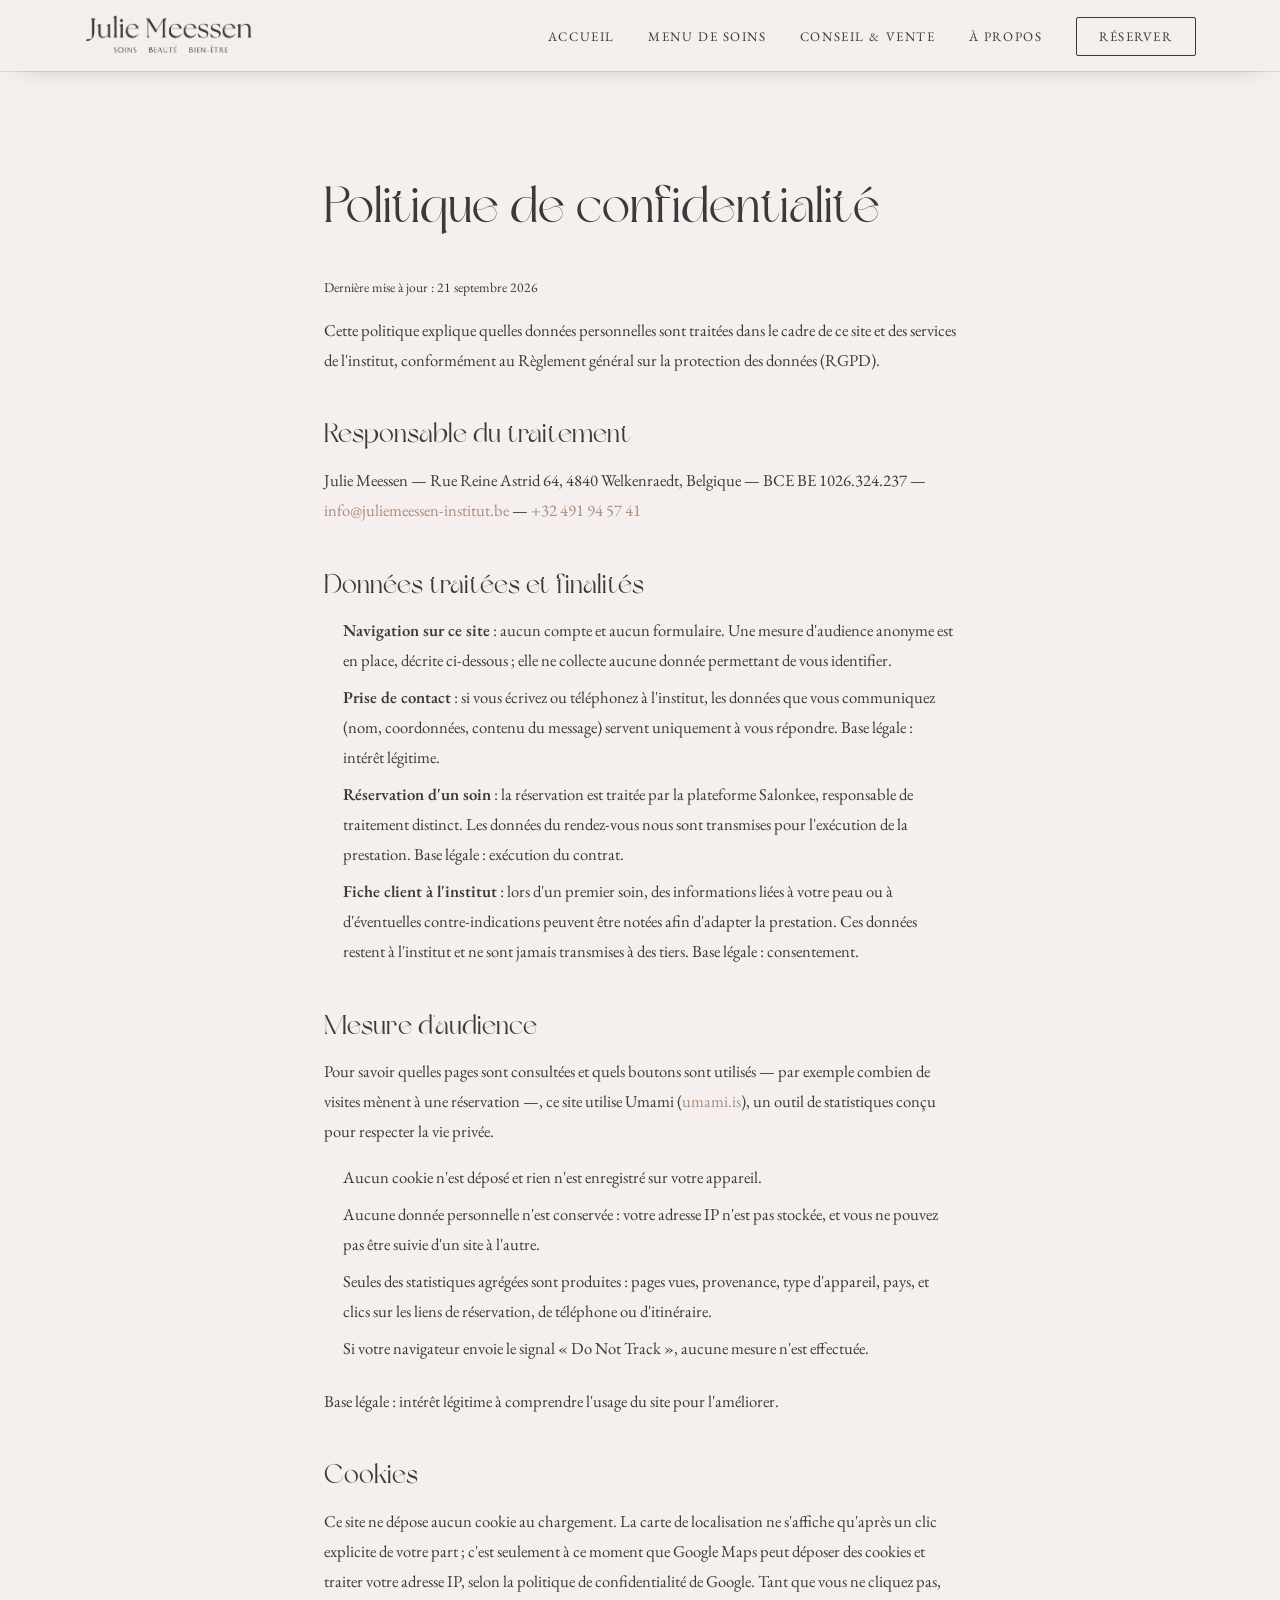
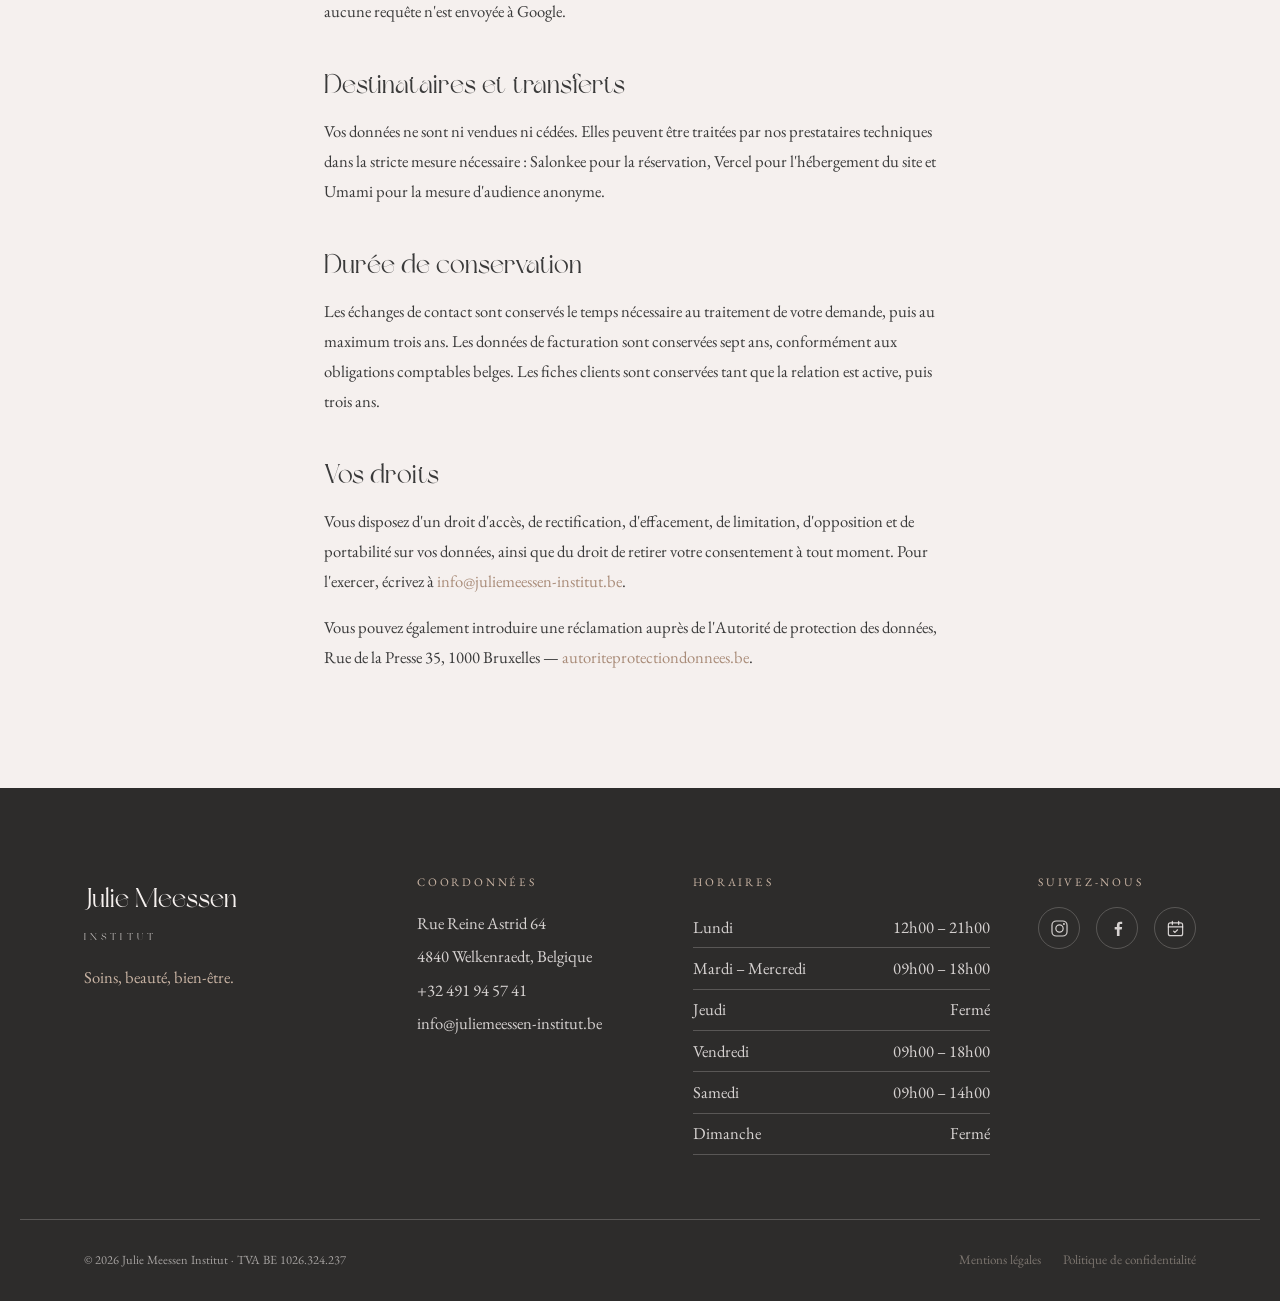
<file: politique-de-confidentialite.html>
<!DOCTYPE html>
<html lang="fr">
<head>
  <meta charset="UTF-8" />
  <meta name="viewport" content="width=device-width, initial-scale=1.0" />

  <title>Politique de confidentialité — Julie Meessen Institut</title>
  <meta name="description" content="Politique de confidentialité de Julie Meessen Institut à Welkenraedt : données traitées, cookies, durées de conservation et exercice de vos droits RGPD." />
  <link rel="canonical" href="https://www.juliemeessen-institut.be/politique-de-confidentialite.html" />

  <meta property="og:type" content="website" />
  <meta property="og:locale" content="fr_BE" />
  <meta property="og:title" content="Politique de confidentialité — Julie Meessen Institut" />
  <meta property="og:description" content="Politique de confidentialité de Julie Meessen Institut à Welkenraedt : données traitées, cookies, durées de conservation et exercice de vos droits RGPD." />
  <meta property="og:url" content="https://www.juliemeessen-institut.be/politique-de-confidentialite.html" />
  <meta property="og:site_name" content="Julie Meessen Institut" />
  <meta property="og:image" content="https://www.juliemeessen-institut.be/assets/images/og-image.jpg" />
  <meta property="og:image:type" content="image/jpeg" />
  <meta property="og:image:width" content="1200" />
  <meta property="og:image:height" content="630" />
  <meta property="og:image:alt" content="Soin du visage à l'institut Julie Meessen, à Welkenraedt" />
  <meta name="twitter:card" content="summary_large_image" />
  <meta name="twitter:title" content="Politique de confidentialité — Julie Meessen Institut" />
  <meta name="twitter:description" content="Politique de confidentialité de Julie Meessen Institut à Welkenraedt : données traitées, cookies, durées de conservation et exercice de vos droits RGPD." />
  <meta name="twitter:image" content="https://www.juliemeessen-institut.be/assets/images/og-image.jpg" />
  <meta name="twitter:image:alt" content="Soin du visage à l'institut Julie Meessen, à Welkenraedt" />

  <link rel="preload" href="assets/fonts/dream-avenue.woff2" as="font" type="font/woff2" crossorigin />
  <link rel="preload" href="assets/fonts/EBGaramond-Regular.woff2" as="font" type="font/woff2" crossorigin />

  <link rel="icon" href="favicon.ico" sizes="any" />
  <link rel="icon" type="image/png" sizes="32x32" href="assets/images/favicon-32x32.png" />
  <link rel="icon" type="image/png" sizes="16x16" href="assets/images/favicon-16x16.png" />
  <link rel="apple-touch-icon" href="assets/images/apple-touch-icon.png" />
  <link rel="manifest" href="site.webmanifest" />
  <meta name="theme-color" content="#3a3a3a" />

  <link rel="stylesheet" href="css/styles.css" />
  <link rel="stylesheet" href="css/additions.css" />
  <!-- Mesure d'audience Umami : sans cookies, n'enregistre aucune donnée personnelle -->
  <script defer src="https://cloud.umami.is/script.js" data-website-id="1124ee70-fb61-4c8d-be3d-ac3a2cd8c27b"
          data-domains="www.juliemeessen-institut.be,juliemeessen-institut.be"
          data-do-not-track="true"></script>
</head>

<body class="page-legal">
  <a href="#contenu" class="skip-link">Aller au contenu</a>

  <header class="site-header" id="header" data-header>
    <div class="header__inner">
      <a href="index.html" class="header__logo" aria-label="Julie Meessen Institut — accueil">
        <img width="762" height="194" src="assets/images/logo-white.png" alt="Julie Meessen Institut" class="header__logo-img header__logo-img--light" />
        <img width="762" height="194" src="assets/images/logo-dark.png" alt="" aria-hidden="true" class="header__logo-img header__logo-img--dark" />
      </a>

      <nav class="header__nav" aria-label="Navigation principale">
        <button class="nav-toggle" aria-expanded="false" aria-controls="menu-principal" aria-label="Ouvrir le menu">
          <span></span><span></span><span></span>
        </button>

        <ul class="nav-menu" id="menu-principal">
          <li><a href="index.html">Accueil</a></li>
          <li><a href="menu-de-soins.html">Menu de soins</a></li>
          <li><a href="conseil-et-vente.html">Conseil &amp; vente</a></li>
          <li><a href="a-propos.html">À propos</a></li>
          <li>
            <a href="https://salonkee.be/salon/julie-meessen-institut?lang=fr"
               class="nav-cta" target="_blank" rel="noopener" data-umami-event="Réservation Salonkee" data-umami-event-page="confidentialité" data-umami-event-zone="en-tête">Réserver</a>
          </li>
        </ul>
      </nav>
    </div>
  </header>

  <main id="contenu">
    <section class="legal">
      <div class="legal__inner">
        <h1 class="legal__title">Politique de confidentialité</h1>
        <p class="legal__updated">Dernière mise à jour&nbsp;: 21 septembre 2026</p>

        <p>
          Cette politique explique quelles données personnelles sont traitées dans le cadre de ce site et des
          services de l'institut, conformément au Règlement général sur la protection des données (RGPD).
        </p>

        <h2>Responsable du traitement</h2>
        <p>
          Julie Meessen — Rue Reine Astrid 64, 4840 Welkenraedt, Belgique —
          BCE BE 1026.324.237 —
          <a href="mailto:info@juliemeessen-institut.be" data-umami-event="E-mail" data-umami-event-page="confidentialité" data-umami-event-zone="contenu">info@juliemeessen-institut.be</a> —
          <a href="tel:+32491945741" data-umami-event="Appel téléphone" data-umami-event-page="confidentialité" data-umami-event-zone="contenu">+32 491 94 57 41</a>
        </p>

        <h2>Données traitées et finalités</h2>
        <ul>
          <li><strong>Navigation sur ce site</strong>&nbsp;: aucun compte et aucun formulaire. Une mesure d'audience anonyme est en place, décrite ci-dessous&nbsp;; elle ne collecte aucune donnée permettant de vous identifier.</li>
          <li><strong>Prise de contact</strong>&nbsp;: si vous écrivez ou téléphonez à l'institut, les données que vous communiquez (nom, coordonnées, contenu du message) servent uniquement à vous répondre. Base légale&nbsp;: intérêt légitime.</li>
          <li><strong>Réservation d'un soin</strong>&nbsp;: la réservation est traitée par la plateforme Salonkee, responsable de traitement distinct. Les données du rendez-vous nous sont transmises pour l'exécution de la prestation. Base légale&nbsp;: exécution du contrat.</li>
          <li><strong>Fiche client à l'institut</strong>&nbsp;: lors d'un premier soin, des informations liées à votre peau ou à d'éventuelles contre-indications peuvent être notées afin d'adapter la prestation. Ces données restent à l'institut et ne sont jamais transmises à des tiers. Base légale&nbsp;: consentement.</li>
        </ul>

        <h2>Mesure d'audience</h2>
        <p>
          Pour savoir quelles pages sont consultées et quels boutons sont utilisés — par exemple
          combien de visites mènent à une réservation —, ce site utilise Umami
          (<a href="https://umami.is" target="_blank" rel="noopener">umami.is</a>), un outil de statistiques
          conçu pour respecter la vie privée.
        </p>
        <ul>
          <li>Aucun cookie n'est déposé et rien n'est enregistré sur votre appareil.</li>
          <li>Aucune donnée personnelle n'est conservée&nbsp;: votre adresse IP n'est pas stockée, et vous ne
              pouvez pas être suivie d'un site à l'autre.</li>
          <li>Seules des statistiques agrégées sont produites&nbsp;: pages vues, provenance, type d'appareil,
              pays, et clics sur les liens de réservation, de téléphone ou d'itinéraire.</li>
          <li>Si votre navigateur envoie le signal «&nbsp;Do Not Track&nbsp;», aucune mesure n'est effectuée.</li>
        </ul>
        <p>Base légale&nbsp;: intérêt légitime à comprendre l'usage du site pour l'améliorer.</p>

        <h2>Cookies</h2>
        <p>
          Ce site ne dépose aucun cookie au chargement. La carte de localisation ne s'affiche qu'après un clic
          explicite de votre part&nbsp;; c'est seulement à ce moment que Google Maps peut déposer des cookies et
          traiter votre adresse IP, selon la politique de confidentialité de Google. Tant que vous ne cliquez pas,
          aucune requête n'est envoyée à Google.
        </p>

        <h2>Destinataires et transferts</h2>
        <p>
          Vos données ne sont ni vendues ni cédées. Elles peuvent être traitées par nos prestataires techniques
          dans la stricte mesure nécessaire&nbsp;: Salonkee pour la réservation, Vercel pour l'hébergement du site
          et Umami pour la mesure d'audience anonyme.
        </p>

        <h2>Durée de conservation</h2>
        <p>
          Les échanges de contact sont conservés le temps nécessaire au traitement de votre demande, puis au
          maximum trois ans. Les données de facturation sont conservées sept ans, conformément aux obligations
          comptables belges. Les fiches clients sont conservées tant que la relation est active, puis trois ans.
        </p>

        <h2>Vos droits</h2>
        <p>
          Vous disposez d'un droit d'accès, de rectification, d'effacement, de limitation, d'opposition et de
          portabilité sur vos données, ainsi que du droit de retirer votre consentement à tout moment. Pour
          l'exercer, écrivez à
          <a href="mailto:info@juliemeessen-institut.be" data-umami-event="E-mail" data-umami-event-page="confidentialité" data-umami-event-zone="contenu">info@juliemeessen-institut.be</a>.
        </p>
        <p>
          Vous pouvez également introduire une réclamation auprès de l'Autorité de protection des données,
          Rue de la Presse 35, 1000 Bruxelles —
          <a href="https://www.autoriteprotectiondonnees.be" target="_blank" rel="noopener">autoriteprotectiondonnees.be</a>.
        </p>

      </div>
    </section>
  </main>

  <footer class="site-footer" id="contact">
    <div class="site-footer__grid">

      <div class="footer-col footer-col--brand">
        <p class="footer-logo">Julie Meessen <span>Institut</span></p>
        <p class="footer-tagline">Soins, beauté, bien-être.</p>
      </div>

      <div class="footer-col">
        <h3 class="footer-col__title">Coordonnées</h3>
        <address class="footer-address">
          Rue Reine Astrid 64<br />
          4840 Welkenraedt, Belgique<br />
          <a href="tel:+32491945741" data-umami-event="Appel téléphone" data-umami-event-page="confidentialité" data-umami-event-zone="pied de page">+32 491 94 57 41</a><br />
          <a href="mailto:info@juliemeessen-institut.be" data-umami-event="E-mail" data-umami-event-page="confidentialité" data-umami-event-zone="pied de page">info@juliemeessen-institut.be</a>
        </address>
      </div>

      <div class="footer-col">
        <h3 class="footer-col__title">Horaires</h3>
        <dl class="footer-hours">
          <div><dt>Lundi</dt><dd>12h00 – 21h00</dd></div>
          <div><dt>Mardi – Mercredi</dt><dd>09h00 – 18h00</dd></div>
          <div><dt>Jeudi</dt><dd>Fermé</dd></div>
          <div><dt>Vendredi</dt><dd>09h00 – 18h00</dd></div>
          <div><dt>Samedi</dt><dd>09h00 – 14h00</dd></div>
          <div><dt>Dimanche</dt><dd>Fermé</dd></div>
        </dl>
      </div>

      <div class="footer-col">
        <h3 class="footer-col__title">Suivez-nous</h3>
        <ul class="footer-social footer-social--icons">
          <li>
            <a href="https://www.instagram.com/juliemeessen.institut/" target="_blank" rel="noopener" aria-label="Instagram de Julie Meessen Institut" title="Instagram" data-umami-event="Instagram" data-umami-event-page="confidentialité" data-umami-event-zone="pied de page">
              <svg viewBox="0 0 24 24" aria-hidden="true" focusable="false"><rect x="2.5" y="2.5" width="19" height="19" rx="5.5" /><circle cx="12" cy="12" r="4.6" /><circle cx="17.6" cy="6.4" r="1.25" class="is-filled" /></svg>
            </a>
          </li>
          <li>
            <a href="https://www.facebook.com/p/Julie-Meessen-Institut-61581154431038/" target="_blank" rel="noopener" aria-label="Facebook de Julie Meessen Institut" title="Facebook" data-umami-event="Facebook" data-umami-event-page="confidentialité" data-umami-event-zone="pied de page">
              <svg viewBox="0 0 24 24" aria-hidden="true" focusable="false"><path d="M14.6 21.5v-8.2h2.8l.42-3.25H14.6V7.97c0-.94.26-1.58 1.61-1.58h1.72V3.48a23.2 23.2 0 0 0-2.5-.13c-2.48 0-4.18 1.51-4.18 4.29v2.39H8.44v3.25h2.81v8.2z" class="is-filled" /></svg>
            </a>
          </li>
          <li>
            <a href="https://salonkee.be/salon/julie-meessen-institut?lang=fr" target="_blank" rel="noopener" aria-label="Réserver un soin en ligne sur Salonkee" title="Réserver sur Salonkee" data-umami-event="Réservation Salonkee" data-umami-event-page="confidentialité" data-umami-event-zone="pied de page">
              <svg viewBox="0 0 24 24" aria-hidden="true" focusable="false"><rect x="3" y="5" width="18" height="16" rx="2.5" /><path d="M3 10h18M8 3v4M16 3v4" /><path d="M9.6 15.3l1.7 1.7 3.3-3.4" /></svg>
            </a>
          </li>
        </ul>
      </div>

    </div>

    <div class="site-footer__bottom">
      <p>© <span data-year>2026</span> Julie Meessen Institut · TVA BE 1026.324.237</p>
      <ul class="footer-legal">
        <li><a href="mentions-legales.html">Mentions légales</a></li>
        <li><a href="politique-de-confidentialite.html">Politique de confidentialité</a></li>
      </ul>
    </div>
  </footer>

  <script src="js/script.js" defer></script>
</body>
</html>
</file>
<file: css/styles.css>
/* ============================================================
   JULIE MEESSEN INSTITUT — styles.css
   Design system + composants
   ============================================================ */

/* ---------- POLICES (auto-hébergées) -------------------------
   Monterchi = corps (serif). La version trial filigrane les
   chiffres : on exclut U+0030–0039 pour que les chiffres
   retombent sur Dream Avenue (chiffres valides).
------------------------------------------------------------- */
@font-face {
  font-family: 'Dream Avenue';
  src: url('../assets/fonts/dream-avenue.woff2') format('woff2');
  font-weight: 400; font-style: normal; font-display: swap;
}
@font-face {
  font-family: 'Monterchi';
  src: url('../assets/fonts/Monterchi-Thin-trial.woff2') format('woff2');
  font-weight: 300; font-style: normal; font-display: swap;
  unicode-range: U+0000-002F, U+003A-10FFFF; /* tout sauf les chiffres */
}
@font-face {
  font-family: 'Monterchi';
  src: url('../assets/fonts/Monterchi-Book-trial.woff2') format('woff2');
  font-weight: 400; font-style: normal; font-display: swap;
  unicode-range: U+0000-002F, U+003A-10FFFF;
}
@font-face {
  font-family: 'Monterchi';
  src: url('../assets/fonts/Monterchi-Extrabold-trial.woff2') format('woff2');
  font-weight: 800; font-style: normal; font-display: swap;
  unicode-range: U+0000-002F, U+003A-10FFFF;
}

/* ---------- TOKENS ------------------------------------------ */
:root {
  /* Couleurs */
  --cream:    #f5f0ee;   /* fond clair principal */
  --cream-2:  #ece3de;   /* fond alterné, plus chaud */
  --paper:    #fbf8f6;   /* surface carte */
  --ink:      #3a3a3a;   /* texte / fond sombre */
  --ink-2:    #2d2c2b;   /* sombre profond (footer) */
  --muted:    #7c756f;   /* texte secondaire */
  --accent:   #a98c79;   /* taupe chaud, accent discret */
  --accent-2: #c9b4a4;   /* taupe clair */
  --line:     rgba(58, 58, 58, .14);
  --line-light: rgba(245, 240, 238, .22);

  /* Typo */
  --font-display: 'Dream Avenue', Georgia, serif;
  --font-body:    'Monterchi', 'Dream Avenue', Georgia, serif;

  /* Rythme */
  --container: 1240px;
  --gutter: clamp(1.25rem, 5vw, 4rem);
  --section-y: clamp(4.5rem, 11vh, 8.5rem);
  --radius: 2px;

  /* Transitions */
  --ease: cubic-bezier(.22, .61, .36, 1);
  --reveal-dur: .9s;
}

/* ---------- RESET / BASE ------------------------------------ */
*, *::before, *::after { box-sizing: border-box; }
* { margin: 0; }

html { scroll-behavior: smooth; -webkit-text-size-adjust: 100%; }

body {
  font-family: var(--font-body);
  font-weight: 400;
  color: var(--ink);
  background: var(--cream);
  line-height: 1.75;
  font-size: clamp(1rem, .55vw + .9rem, 1.0625rem);
  -webkit-font-smoothing: antialiased;
  text-rendering: optimizeLegibility;
  overflow-x: hidden;
}

img, video { display: block; max-width: 100%; height: auto; }
a { color: inherit; text-decoration: none; }
ul { list-style: none; padding: 0; }
button { font: inherit; color: inherit; cursor: pointer; border: 0; background: none; }

h1, h2, h3 { font-weight: 400; line-height: 1.08; }

/* Accès clavier */
.skip-link {
  position: absolute; left: 1rem; top: -3rem; z-index: 200;
  background: var(--ink); color: var(--cream);
  padding: .6rem 1rem; border-radius: var(--radius);
  transition: top .25s var(--ease);
}
.skip-link:focus { top: 1rem; }

:focus-visible { outline: 2px solid var(--accent); outline-offset: 3px; }

/* ---------- UTILITAIRES ------------------------------------- */
.btn {
  display: inline-flex; align-items: center; justify-content: center;
  padding: 1rem 2.1rem;
  font-size: .8rem; letter-spacing: .16em; text-transform: uppercase;
  border-radius: var(--radius);
  transition: background .4s var(--ease), color .4s var(--ease),
              border-color .4s var(--ease), transform .4s var(--ease);
}
.btn--primary {
  background: var(--ink); color: var(--cream);
  border: 1px solid var(--ink);
}
.btn--primary:hover { background: transparent; color: var(--ink); transform: translateY(-2px); }
.btn--ghost {
  background: transparent; color: currentColor;
  border: 1px solid currentColor;
}
.btn--ghost:hover { background: currentColor; transform: translateY(-2px); }
.btn--ghost:hover { color: var(--ink); }

.link-underline {
  position: relative; letter-spacing: .04em;
  padding-bottom: 2px; color: var(--ink);
}
.link-underline::after {
  content: ''; position: absolute; left: 0; bottom: 0;
  width: 100%; height: 1px; background: var(--accent);
  transform: scaleX(0); transform-origin: right;
  transition: transform .45s var(--ease);
}
.link-underline:hover::after { transform: scaleX(1); transform-origin: left; }

/* En-tête de section */
.section-head { max-width: 680px; margin: 0 auto clamp(2.5rem, 5vw, 4rem); text-align: center; }
.section-head__eyebrow {
  display: inline-flex; align-items: center; gap: .7rem;
  font-size: .72rem; letter-spacing: .28em; text-transform: uppercase;
  color: var(--accent); margin-bottom: 1.1rem;
}
.section-head__eyebrow::before,
.section-head__eyebrow::after {
  content: ''; width: 26px; height: 1px; background: var(--accent-2);
}
.section-head__title {
  font-family: var(--font-display);
  font-size: clamp(2.1rem, 4.6vw, 3.5rem);
  letter-spacing: .01em;
}
.section-head__intro { margin-top: 1rem; color: var(--muted); font-weight: 300; }

/* ============================================================
   HEADER
   ============================================================ */
.site-header {
  position: fixed; inset: 0 0 auto 0; z-index: 100;
  padding: clamp(1rem, 2.4vw, 1.6rem) 0;
  transition: background .5s var(--ease), padding .5s var(--ease),
              transform .5s var(--ease), box-shadow .5s var(--ease);
}
.header__inner {
  max-width: var(--container); margin: 0 auto; padding: 0 var(--gutter);
  display: flex; align-items: center; justify-content: space-between;
}
.header__logo { position: relative; display: inline-block; line-height: 0; }
.header__logo-img { height: clamp(34px, 4.4vw, 44px); width: auto; display: block; transition: opacity .4s var(--ease); }
.header__logo-img--dark { position: absolute; inset: 0; opacity: 0; }
.site-header.is-scrolled .header__logo-img--light { opacity: 0; }
.site-header.is-scrolled .header__logo-img--dark { opacity: 1; }

.nav-menu { display: flex; align-items: center; gap: clamp(1.4rem, 2.6vw, 2.6rem); }
.nav-menu a {
  color: var(--cream); font-size: .82rem; letter-spacing: .12em;
  text-transform: uppercase; position: relative; padding: .3rem 0;
}
.nav-menu a:not(.nav-cta)::after {
  content: ''; position: absolute; left: 0; bottom: -2px; width: 100%;
  height: 1px; background: currentColor; transform: scaleX(0);
  transform-origin: right; transition: transform .4s var(--ease);
}
.nav-menu a:not(.nav-cta):hover::after,
.nav-menu a[aria-current="page"]::after { transform: scaleX(1); transform-origin: left; }
.nav-cta {
  border: 1px solid var(--cream); border-radius: var(--radius);
  padding: .65rem 1.4rem !important;
  transition: background .4s var(--ease), color .4s var(--ease);
}
.nav-cta:hover { background: var(--cream); color: var(--ink); }

/* État défilé : fond crème, texte sombre */
.site-header.is-scrolled {
  background: var(--cream);
  padding: .85rem 0;
  box-shadow: 0 1px 0 var(--line), 0 12px 30px -24px rgba(0,0,0,.4);
}
.site-header.is-scrolled .header__logo,
.site-header.is-scrolled .nav-menu a { color: var(--ink); }
.site-header.is-scrolled .nav-cta { border-color: var(--ink); }
.site-header.is-scrolled .nav-cta:hover { background: var(--ink); color: var(--cream); }
.site-header.is-scrolled .nav-toggle span { background: var(--ink); }

/* Masquage au scroll vers le bas */
.site-header.is-hidden { transform: translateY(-100%); }

/* Burger */
.nav-toggle { display: none; flex-direction: column; gap: 5px; width: 28px; padding: 6px 0; z-index: 120; }
.nav-toggle span { display: block; height: 1.5px; width: 100%; background: var(--cream); transition: transform .4s var(--ease), opacity .3s var(--ease); }

/* ============================================================
   HERO
   ============================================================ */
.hero {
  position: relative; min-height: 100svh;
  display: flex; align-items: center; justify-content: center;
  text-align: center; color: var(--cream); overflow: hidden;
}
.hero__video {
  position: absolute; inset: 0; width: 100%; height: 100%;
  object-fit: cover; z-index: -2;
  animation: heroZoom 22s var(--ease) forwards;
}
@keyframes heroZoom { from { transform: scale(1.12); } to { transform: scale(1); } }
.hero__overlay {
  position: absolute; inset: 0; z-index: -1;
  background:
    linear-gradient(180deg, rgba(45,44,43,.55) 0%, rgba(45,44,43,.25) 38%, rgba(45,44,43,.65) 100%);
}
.hero__content { max-width: 860px; padding: 7rem var(--gutter) 0; }
.hero__eyebrow {
  font-size: .76rem; letter-spacing: .34em; text-transform: uppercase;
  margin-bottom: 1.8rem; font-weight: 300;
}
.hero__title {
  font-family: var(--font-display);
  font-size: clamp(2.9rem, 8vw, 6.4rem);
  letter-spacing: .01em; text-shadow: 0 2px 40px rgba(0,0,0,.25);
}
.hero__lead {
  max-width: 30ch; margin: 1.8rem auto 0;
  font-weight: 300; font-size: clamp(1.05rem, 1.6vw, 1.25rem);
  color: rgba(245,240,238,.92);
}
.hero__actions { display: flex; flex-wrap: wrap; gap: 1rem; justify-content: center; margin-top: 2.6rem; }
.hero__actions .btn--primary { background: var(--cream); color: var(--ink); border-color: var(--cream); }
.hero__actions .btn--primary:hover { background: transparent; color: var(--cream); }
.hero__actions .btn--ghost { color: var(--cream); }
.hero__actions .btn--ghost:hover { color: var(--ink); }

.hero__scroll {
  position: absolute; bottom: 2rem; left: 50%; transform: translateX(-50%);
  width: 26px; height: 42px; border: 1px solid rgba(245,240,238,.6);
  border-radius: 20px; display: grid; place-items: start center; padding-top: 8px;
}
.hero__scroll span { width: 3px; height: 8px; border-radius: 2px; background: var(--cream); animation: scrollCue 1.8s var(--ease) infinite; }
@keyframes scrollCue { 0% { opacity: 0; transform: translateY(0); } 40% { opacity: 1; } 80%,100% { opacity: 0; transform: translateY(12px); } }

/* ============================================================
   SECTIONS — rythme vertical
   ============================================================ */
.services, .brands, .quote, .testimonials, .instagram, .cta-band {
  padding-block: var(--section-y);
}
.services, .brands, .testimonials, .instagram {
  max-width: var(--container); margin-inline: auto;
  padding-inline: var(--gutter);
}

/* ---------- SERVICES ---------- */
.brands { background: var(--cream-2); max-width: none; }
.brands > * { max-width: var(--container); margin-inline: auto; }

.services__grid {
  display: grid; grid-template-columns: repeat(3, 1fr);
  gap: clamp(1rem, 2vw, 1.6rem);
}
.service-card {
  position: relative; background: var(--paper); overflow: hidden;
  border: 1px solid var(--line); border-radius: var(--radius);
  display: flex; flex-direction: column;
  transition: transform .5s var(--ease), box-shadow .5s var(--ease), border-color .5s var(--ease);
}
.service-card:hover { transform: translateY(-6px); box-shadow: 0 30px 50px -34px rgba(58,48,40,.5); border-color: var(--accent-2); }
.service-card__media { display: block; aspect-ratio: 4 / 3; overflow: hidden; background: var(--cream-2); }
.service-card__media img { width: 100%; height: 100%; object-fit: cover; transition: transform .8s var(--ease); }
.service-card:hover .service-card__media img { transform: scale(1.05); }
.service-card__body { padding: clamp(1.7rem, 2.6vw, 2.3rem); display: flex; flex-direction: column; flex: 1; }
.service-card__index {
  font-family: var(--font-display); font-size: 1.5rem; color: var(--accent);
  display: block; margin-bottom: 1.2rem;
}
.service-card__title { font-size: 1.45rem; margin-bottom: .7rem; }
.service-card__desc { color: var(--muted); font-weight: 300; font-size: .96rem; margin-bottom: 1.4rem; }
.service-card__link {
  font-size: .74rem; letter-spacing: .18em; text-transform: uppercase; color: var(--accent);
  display: inline-flex; align-items: center; gap: .5rem; margin-top: auto;
}
.service-card__link::after { content: '→'; transition: transform .4s var(--ease); }
.service-card:hover .service-card__link::after { transform: translateX(5px); }

/* ---------- MARQUES ---------- */
.brands__grid { display: grid; grid-template-columns: repeat(4, 1fr); gap: 1px; background: var(--line); border: 1px solid var(--line); }
.brand-card {
  background: var(--cream-2); padding: clamp(1.8rem, 2.6vw, 2.4rem) clamp(1.4rem, 2vw, 1.8rem);
  text-align: center; transition: background .5s var(--ease);
}
.brand-card:hover { background: var(--paper); }
.brand-card__name { font-family: var(--font-display); font-size: 1.6rem; }
.brand-card__origin { font-size: .68rem; letter-spacing: .24em; text-transform: uppercase; color: var(--accent); margin: .6rem 0 1rem; }
.brand-card__desc { color: var(--muted); font-weight: 300; font-size: .92rem; }

/* ---------- CITATION ---------- */
.quote { background: var(--ink); color: var(--cream); text-align: center; }
.quote__text { max-width: 860px; margin: 0 auto; padding-inline: var(--gutter); }
.quote__text p { font-family: var(--font-display); font-size: clamp(1.7rem, 3.6vw, 2.9rem); line-height: 1.32; }
.quote__text cite { display: block; margin-top: 1.6rem; font-style: normal; font-size: .76rem; letter-spacing: .26em; text-transform: uppercase; color: var(--accent-2); }

/* ---------- TÉMOIGNAGES ---------- */
.testimonials__grid { display: grid; grid-template-columns: repeat(3, 1fr); gap: clamp(1.2rem, 2vw, 2rem); }
.testimonial { background: var(--paper); border: 1px solid var(--line); border-radius: var(--radius); padding: clamp(1.8rem, 2.6vw, 2.4rem); }
.testimonial__stars { color: var(--accent); letter-spacing: .2em; margin-bottom: 1rem; }
.testimonial__text { font-family: var(--font-display); font-size: 1.32rem; line-height: 1.4; margin-bottom: 1.4rem; }
.testimonial__author { font-size: .74rem; letter-spacing: .2em; text-transform: uppercase; color: var(--muted); }
.testimonials__cta { text-align: center; margin-top: clamp(2rem, 4vw, 3rem); }

/* ---------- INSTAGRAM (carrousel) ---------- */
.instagram__carousel { position: relative; }
.instagram__track {
  display: grid; grid-auto-flow: column;
  grid-auto-columns: clamp(220px, 26vw, 320px);
  gap: clamp(.8rem, 1.5vw, 1.2rem);
  overflow-x: auto; scroll-snap-type: x mandatory;
  scrollbar-width: none; padding-bottom: .5rem; scroll-behavior: smooth;
}
.instagram__track::-webkit-scrollbar { display: none; }
.instagram__item { scroll-snap-align: start; }
.instagram__item a { display: block; position: relative; aspect-ratio: 1; overflow: hidden; border-radius: var(--radius); background: var(--cream-2); }
.instagram__item img { width: 100%; height: 100%; object-fit: cover; transition: transform .7s var(--ease); }
.instagram__item a::after {
  content: ''; position: absolute; inset: 0;
  background: rgba(45,44,43,.0); transition: background .5s var(--ease);
}
.instagram__item a:hover img { transform: scale(1.06); }
.instagram__item a:hover::after { background: rgba(45,44,43,.18); }

.carousel-btn {
  position: absolute; top: 50%; transform: translateY(-50%); z-index: 5;
  width: 46px; height: 46px; border-radius: 50%;
  background: var(--cream); border: 1px solid var(--line);
  display: grid; place-items: center; font-size: 1.1rem;
  box-shadow: 0 14px 30px -18px rgba(0,0,0,.5);
  transition: background .3s var(--ease), transform .3s var(--ease);
}
.carousel-btn:hover { background: var(--ink); color: var(--cream); }
.carousel-btn--prev { left: -10px; }
.carousel-btn--next { right: -10px; }
.carousel-btn[disabled] { opacity: 0; pointer-events: none; }
.instagram__cta { text-align: center; margin-top: clamp(2rem, 4vw, 2.6rem); }

/* ---------- BANDEAU CTA ---------- */
.cta-band { background: var(--cream-2); text-align: center; }
.cta-band__inner { max-width: 640px; margin: 0 auto; padding-inline: var(--gutter); }
.cta-band__title { font-family: var(--font-display); font-size: clamp(2rem, 4.4vw, 3.2rem); }
.cta-band__text { color: var(--muted); font-weight: 300; margin: 1rem 0 2rem; }

/* ============================================================
   FOOTER
   ============================================================ */
.site-footer { background: var(--ink-2); color: var(--cream); padding-top: clamp(3.5rem, 7vw, 5.5rem); }
.site-footer__grid {
  max-width: var(--container); margin: 0 auto; padding: 0 var(--gutter);
  display: grid; grid-template-columns: 1.4fr 1fr 1fr 1fr; gap: clamp(2rem, 4vw, 3rem);
}
.footer-logo { font-family: var(--font-display); font-size: 1.7rem; }
.footer-logo span { display: block; font-size: .64rem; letter-spacing: .42em; text-transform: uppercase; opacity: .8; margin-top: .35rem; }
.footer-tagline { color: var(--accent-2); font-weight: 300; margin-top: 1rem; }
.footer-col__title { font-size: .72rem; letter-spacing: .24em; text-transform: uppercase; color: var(--accent-2); margin-bottom: 1.2rem; }
.footer-address { font-style: normal; font-weight: 300; line-height: 2; color: rgba(245,240,238,.85); }
.footer-address a:hover { color: var(--cream); }
.footer-hours div { display: flex; justify-content: space-between; gap: 1rem; font-weight: 300; padding: .35rem 0; border-bottom: 1px solid var(--line-light); color: rgba(245,240,238,.85); }
.footer-hours dt { white-space: nowrap; }
.footer-social li { padding: .3rem 0; }
.footer-social a { font-weight: 300; color: rgba(245,240,238,.85); position: relative; }
.footer-social a:hover { color: var(--cream); }

.site-footer__bottom {
  max-width: var(--container); margin: clamp(2.5rem, 5vw, 4rem) auto 0;
  padding: 1.8rem var(--gutter); border-top: 1px solid var(--line-light);
  display: flex; flex-wrap: wrap; justify-content: space-between; gap: .5rem;
  font-size: .78rem; font-weight: 300; color: rgba(245,240,238,.6);
}

/* ============================================================
   ANIMATIONS AU SCROLL
   ============================================================ */
[data-reveal] {
  opacity: 0; transform: translateY(26px);
  transition: opacity var(--reveal-dur) var(--ease), transform var(--reveal-dur) var(--ease);
}
[data-reveal].is-visible { opacity: 1; transform: none; }

/* Stagger pour les grilles */
.services__grid [data-reveal] { transition-delay: calc(var(--i, 0) * 90ms); }

/* ============================================================
   RESPONSIVE
   ============================================================ */
@media (max-width: 980px) {
  .services__grid { grid-template-columns: repeat(2, 1fr); }
  .brands__grid { grid-template-columns: repeat(2, 1fr); }
  .testimonials__grid { grid-template-columns: 1fr; max-width: 540px; margin-inline: auto; }
  .site-footer__grid { grid-template-columns: 1fr 1fr; }
}

@media (max-width: 720px) {
  /* Nav mobile */
  .nav-toggle { display: flex; }
  .nav-menu {
    position: fixed; inset: 0; flex-direction: column; justify-content: center;
    gap: 2rem; background: var(--ink); transform: translateX(100%);
    transition: transform .5s var(--ease); padding: 2rem;
  }
  .nav-menu.is-open { transform: none; }
  .nav-menu a { color: var(--cream); font-size: 1.1rem; }
  .site-header.is-scrolled .nav-menu a { color: var(--cream); }
  body.nav-open { overflow: hidden; }
  .nav-toggle.is-active span:nth-child(1) { transform: translateY(6.5px) rotate(45deg); }
  .nav-toggle.is-active span:nth-child(2) { opacity: 0; }
  .nav-toggle.is-active span:nth-child(3) { transform: translateY(-6.5px) rotate(-45deg); }
  .nav-toggle.is-active span { background: var(--cream); }
}

@media (max-width: 560px) {
  .services__grid, .brands__grid { grid-template-columns: 1fr; }
  .site-footer__grid { grid-template-columns: 1fr; }
  .hero__actions { flex-direction: column; align-items: stretch; }
  .carousel-btn { display: none; }
}

/* ============================================================
   ACCESSIBILITÉ — mouvement réduit
   ============================================================ */
@media (prefers-reduced-motion: reduce) {
  *, *::before, *::after { animation-duration: .001ms !important; animation-iteration-count: 1 !important; transition-duration: .001ms !important; }
  html { scroll-behavior: auto; }
  [data-reveal] { opacity: 1; transform: none; }
  .hero__video { animation: none; }
}

/* ============================================================
   PAGES INTÉRIEURES — Menu de soins & À propos
   ============================================================ */

/* ---------- Hero secondaire (bandeau sombre) ---------- */
.subhero {
  background: var(--ink); color: var(--cream); text-align: center;
  padding: clamp(9rem, 16vh, 12rem) var(--gutter) clamp(3.5rem, 7vw, 5.5rem);
}
.subhero__eyebrow {
  font-size: .74rem; letter-spacing: .3em; text-transform: uppercase;
  color: var(--accent-2); margin-bottom: 1.2rem;
}
.subhero__title { font-family: var(--font-display); font-size: clamp(2.6rem, 6vw, 4.6rem); }
.subhero__lead { max-width: 48ch; margin: 1.4rem auto 0; font-weight: 300; color: rgba(245,240,238,.86); }

/* ---------- Navigation par catégories ---------- */
.menu-nav {
  display: flex; flex-wrap: wrap; justify-content: center; gap: .6rem;
  max-width: var(--container); margin: clamp(2.5rem, 5vw, 3.5rem) auto 0;
  padding-inline: var(--gutter);
}
.menu-nav a {
  font-size: .73rem; letter-spacing: .14em; text-transform: uppercase; color: var(--muted);
  border: 1px solid var(--line); border-radius: 999px; padding: .55rem 1.15rem;
  transition: background .3s var(--ease), color .3s var(--ease), border-color .3s var(--ease);
}
.menu-nav a:hover { background: var(--ink); color: var(--cream); border-color: var(--ink); }

/* ---------- Section de tarifs ---------- */
.menu-section {
  max-width: 760px; margin-inline: auto;
  padding: clamp(3.5rem, 7vw, 5.5rem) var(--gutter) 0;
  scroll-margin-top: 100px;
}
.menu-section__head { text-align: center; margin-bottom: clamp(1.8rem, 4vw, 2.8rem); }
.menu-section__brand { font-size: .72rem; letter-spacing: .24em; text-transform: uppercase; color: var(--accent); margin-bottom: .9rem; }
.menu-section__title { font-family: var(--font-display); font-size: clamp(1.9rem, 4vw, 3rem); }
.menu-section__intro { color: var(--muted); font-weight: 300; margin-top: .8rem; }

.price-list { display: flex; flex-direction: column; }
.price-row {
  display: flex; align-items: baseline; gap: .85rem;
  padding: .95rem 0; border-bottom: 1px solid var(--line);
}
.price-row__name { font-size: 1.1rem; }
.price-row__dur { color: var(--muted); font-size: .85rem; letter-spacing: .03em; }
.price-row__leader { flex: 1; border-bottom: 1px dotted var(--line); min-width: 1.2rem; transform: translateY(-3px); }
.price-row__price { font-family: var(--font-display); font-size: 1.3rem; white-space: nowrap; }

.menu-cta { text-align: center; margin-top: clamp(2.4rem, 5vw, 3.4rem); }
.menu-note {
  max-width: 760px; margin: clamp(3rem,6vw,4.5rem) auto 0; padding-inline: var(--gutter);
  text-align: center; color: var(--muted); font-weight: 300; font-size: .9rem;
}

/* ---------- À propos : sections image + texte ---------- */
.about-split {
  max-width: var(--container); margin-inline: auto;
  padding: var(--section-y) var(--gutter);
  display: grid; grid-template-columns: 1fr 1fr; gap: clamp(2rem, 5vw, 4.5rem); align-items: center;
}
.about-split__media img { width: 100%; aspect-ratio: 4 / 5; object-fit: cover; border-radius: var(--radius); }
.about-split__eyebrow { font-size: .72rem; letter-spacing: .26em; text-transform: uppercase; color: var(--accent); margin-bottom: 1rem; }
.about-split__title { font-family: var(--font-display); font-size: clamp(2rem, 4vw, 3rem); margin-bottom: 1.3rem; line-height: 1.12; }
.about-split__text p { color: var(--muted); font-weight: 300; margin-bottom: 1rem; }
.about-split--reverse .about-split__media { order: 2; }

/* ---------- À propos : philosophie (bandeau sombre) ---------- */
.about-philosophy { background: var(--ink); color: var(--cream); text-align: center; padding: var(--section-y) var(--gutter); }
.about-philosophy__inner { max-width: 780px; margin-inline: auto; }
.about-philosophy__eyebrow { font-size: .72rem; letter-spacing: .28em; text-transform: uppercase; color: var(--accent-2); margin-bottom: 1.4rem; }
.about-philosophy p { font-family: var(--font-display); font-size: clamp(1.6rem, 3.4vw, 2.6rem); line-height: 1.4; }

/* ---------- À propos : valeurs ---------- */
.values { max-width: var(--container); margin-inline: auto; padding: var(--section-y) var(--gutter); }
.values__grid { display: grid; grid-template-columns: repeat(3, 1fr); gap: clamp(1.2rem, 2.5vw, 2rem); }
.value-card { text-align: center; padding: clamp(1.8rem, 3vw, 2.6rem); border: 1px solid var(--line); border-radius: var(--radius); background: var(--paper); }
.value-card__num { font-family: var(--font-display); font-size: 1.5rem; color: var(--accent); }
.value-card__title { font-size: 1.3rem; margin: .8rem 0 .6rem; }
.value-card__text { color: var(--muted); font-weight: 300; font-size: .95rem; }

/* ---------- Responsive pages intérieures ---------- */
@media (max-width: 860px) {
  .about-split { grid-template-columns: 1fr; gap: 2rem; }
  .about-split__media { order: -1 !important; max-width: 460px; }
  .values__grid { grid-template-columns: 1fr; max-width: 460px; margin-inline: auto; }
}

/* ============================================================
   NOUS TROUVER — carte + coordonnées
   ============================================================ */
.findus { padding-block: var(--section-y); }
.findus__inner {
  max-width: var(--container); margin-inline: auto; padding-inline: var(--gutter);
  display: grid; grid-template-columns: 1fr 1.15fr; gap: clamp(2rem, 4vw, 4rem); align-items: center;
}
.findus__address { font-style: normal; font-weight: 300; line-height: 1.9; color: var(--ink); margin: 1.3rem 0; font-size: 1.08rem; }
.findus__hours { max-width: 380px; margin-bottom: 1.3rem; }
.findus__hours div { display: flex; justify-content: space-between; gap: 1rem; padding: .45rem 0; border-bottom: 1px solid var(--line); font-weight: 300; }
.findus__hours dt { color: var(--muted); }
.findus__note { color: var(--muted); font-weight: 300; font-size: .88rem; margin-bottom: 1.8rem; }
.findus__map {
  position: relative; aspect-ratio: 4 / 3; border-radius: var(--radius); overflow: hidden;
  box-shadow: 0 34px 60px -42px rgba(58, 48, 40, .6);
}
.findus__map iframe {
  position: absolute; inset: 0; width: 100%; height: 100%; border: 0;
  filter: grayscale(.4) contrast(1.03); transition: filter .6s var(--ease);
}
.findus__map:hover iframe { filter: none; }

@media (max-width: 820px) {
  .findus__inner { grid-template-columns: 1fr; }
  .findus__map { aspect-ratio: 3 / 2; }
}
</file>
<file: css/additions.css>
/* ============================================================
   JULIE MEESSEN INSTITUT — additions.css
   Chargée APRÈS styles.css. Contient :
   1. Substitution de la police de labeur (Monterchi trial → EB Garamond)
   2. Façade de carte Google (chargement au clic)
   3. FAQ en accordéon natif <details>
   4. Liens légaux du footer + gabarit des pages légales
   ============================================================ */

/* ---------- 1. POLICE DE LABEUR ----------------------------- */
/* Monterchi n'était disponible qu'en version d'essai, non licenciée
   pour la production. Remplacée par EB Garamond (SIL Open Font
   License, usage web libre). Déposer les .woff2 dans assets/fonts/. */
@font-face {
  font-family: 'EB Garamond';
  src: url('../assets/fonts/EBGaramond-Regular.woff2') format('woff2');
  font-weight: 400; font-style: normal; font-display: swap;
}
@font-face {
  font-family: 'EB Garamond';
  src: url('../assets/fonts/EBGaramond-Italic.woff2') format('woff2');
  font-weight: 400; font-style: italic; font-display: swap;
}
@font-face {
  font-family: 'EB Garamond';
  src: url('../assets/fonts/EBGaramond-SemiBold.woff2') format('woff2');
  font-weight: 600; font-style: normal; font-display: swap;
}

:root {
  --font-body: 'EB Garamond', Georgia, 'Times New Roman', serif;
}

/* EB Garamond porte plus bas que Monterchi : léger rattrapage. */
body { font-size: 1.04rem; }

/* ---------- 2. FAÇADE DE CARTE ------------------------------ */
/* Aucune requête vers Google tant que la visiteuse n'a pas cliqué :
   ~660 Ko et tous les cookies Maps économisés au chargement. */
.map-facade {
  position: relative;
  width: 100%;
  height: 100%;
  min-height: 320px;
  overflow: hidden;
  background: var(--cream-2);
}
.map-facade img {
  width: 100%;
  height: 100%;
  object-fit: cover;
  display: block;
  filter: grayscale(1) contrast(.95);
  transition: filter .5s var(--ease);
}
.map-facade:hover img { filter: grayscale(.4) contrast(1); }

.map-facade__btn {
  position: absolute;
  top: 50%; left: 50%;
  transform: translate(-50%, -50%);
  padding: .95rem 2rem;
  font-family: var(--font-body);
  font-size: .82rem;
  letter-spacing: .14em;
  text-transform: uppercase;
  color: var(--cream);
  background: var(--ink);
  border: 0;
  border-radius: var(--radius);
  cursor: pointer;
  transition: background .3s var(--ease);
}
.map-facade__btn:hover,
.map-facade__btn:focus-visible { background: var(--accent); }

.map-facade__note {
  position: absolute;
  left: 0; right: 0; bottom: 0;
  margin: 0;
  padding: .7rem 1rem;
  font-size: .74rem;
  font-weight: 300;
  line-height: 1.4;
  text-align: center;
  color: var(--cream);
  background: rgba(45, 44, 43, .72);
}

.map-facade iframe {
  width: 100%;
  height: 100%;
  min-height: 320px;
  border: 0;
  display: block;
}

/* ---------- 3. FAQ ------------------------------------------ */
.faq { padding-block: var(--section-y); background: var(--cream-2); }

.faq__list {
  max-width: 820px;
  margin: 0 auto;
  padding-inline: var(--gutter);
}

.faq__item {
  border-bottom: 1px solid var(--line);
}
.faq__item:first-child { border-top: 1px solid var(--line); }

.faq__q {
  display: flex;
  align-items: flex-start;
  justify-content: space-between;
  gap: 1.5rem;
  padding: 1.5rem 0;
  font-family: var(--font-display);
  font-size: clamp(1.15rem, 2.2vw, 1.42rem);
  line-height: 1.32;
  color: var(--ink);
  cursor: pointer;
  list-style: none;
}
.faq__q::-webkit-details-marker { display: none; }

.faq__q::after {
  content: '+';
  flex: 0 0 auto;
  font-size: 1.5rem;
  line-height: 1;
  color: var(--accent);
  transition: transform .35s var(--ease);
}
.faq__item[open] .faq__q::after { transform: rotate(45deg); }

.faq__a {
  padding-bottom: 1.6rem;
  max-width: 68ch;
}
.faq__a p {
  font-weight: 300;
  line-height: 1.75;
  color: var(--muted);
}

@media (prefers-reduced-motion: reduce) {
  .faq__q::after { transition: none; }
}

/* ---------- 4. FOOTER LÉGAL + PAGES LÉGALES ----------------- */
.footer-legal {
  display: flex;
  flex-wrap: wrap;
  gap: 1.4rem;
  list-style: none;
  padding: 0;
  margin: 0;
}
.footer-legal a {
  font-size: .82rem;
  font-weight: 300;
  color: var(--muted);
  text-decoration: none;
  border-bottom: 1px solid transparent;
  transition: color .3s var(--ease), border-color .3s var(--ease);
}
.footer-legal a:hover,
.footer-legal a:focus-visible {
  color: var(--cream);
  border-bottom-color: var(--accent);
}

.legal {
  padding-block: calc(var(--section-y) + 5rem) var(--section-y);
  background: var(--cream);
}
.legal__inner {
  max-width: 760px;
  margin: 0 auto;
  padding-inline: var(--gutter);
}
.legal__title {
  font-family: var(--font-display);
  font-size: clamp(2rem, 5vw, 3.2rem);
  line-height: 1.1;
  margin-bottom: 2.5rem;
}
.legal__updated {
  font-size: .85rem;
  font-weight: 300;
  color: var(--muted);
  margin-bottom: 3rem;
}
.legal h2 {
  font-family: var(--font-display);
  font-size: clamp(1.3rem, 2.6vw, 1.7rem);
  margin: 2.8rem 0 1rem;
}
.legal p,
.legal li {
  font-weight: 300;
  line-height: 1.8;
  color: var(--ink);
}
.legal p { margin-bottom: 1rem; }
.legal ul { margin: 0 0 1.4rem 1.2rem; }
.legal li { margin-bottom: .45rem; }
.legal a { color: var(--accent); }

/* ---------- 5. HEADER SUR LES PAGES SANS HERO --------------- */
/* Les pages légales n'ont pas de visuel sombre en haut : le header
   doit être opaque dès le chargement, sinon le logo blanc disparaît
   sur le fond crème. */
body.page-legal .site-header {
  background: var(--cream);
  padding: .85rem 0;
  box-shadow: 0 1px 0 var(--line), 0 12px 30px -24px rgba(0, 0, 0, .4);
}
body.page-legal .site-header .header__logo-img--light { opacity: 0; }
body.page-legal .site-header .header__logo-img--dark  { opacity: 1; }
body.page-legal .site-header .header__logo,
body.page-legal .site-header .nav-menu a { color: var(--ink); }
body.page-legal .site-header .nav-cta { border-color: var(--ink); }
body.page-legal .site-header .nav-cta:hover { background: var(--ink); color: var(--cream); }
body.page-legal .site-header .nav-toggle span { background: var(--ink); }

@media (max-width: 860px) {
  body.page-legal .site-header .nav-menu a { color: var(--cream); }
}

/* Repli si l'image de façade n'est pas encore en place */
.map-facade {
  background: repeating-linear-gradient(45deg, var(--cream-2) 0 14px, var(--cream) 14px 28px);
}
.map-facade img { background: var(--cream-2); }

/* ============================================================
   6. CORRECTIFS D'INTERFACE
   ============================================================ */

/* ---------- Bouton fantôme : lisibilité au survol ----------- */
/* `background: currentColor` + `color: var(--ink)` résolvaient tous
   deux vers --ink : texte sombre sur fond sombre. On fixe les deux
   couleurs explicitement. */
.btn--ghost:hover,
.btn--ghost:focus-visible {
  background: var(--cream);
  color: var(--ink);
  border-color: var(--cream);
}
.hero__actions .btn--ghost:hover,
.hero__actions .btn--ghost:focus-visible {
  background: var(--cream);
  color: var(--ink);
  border-color: var(--cream);
}

/* ---------- Police de labeur là où le display était utilisé -- */
/* Avis et questions de FAQ passent en EB Garamond. */
.testimonial__text,
.faq__q {
  font-family: var(--font-body);
}
.testimonial__text { font-size: 1.12rem; line-height: 1.62; font-weight: 400; }
.faq__q { font-weight: 400; }

.testimonial__source {
  display: block;
  margin-top: .3rem;
  font-size: .74rem;
  letter-spacing: .12em;
  text-transform: uppercase;
  color: var(--muted);
}

/* ---------- Marques : seconde rangée ------------------------ */
.brands__label {
  max-width: var(--container);
  margin: 0 auto .9rem;
  padding-inline: var(--gutter);
  font-size: .72rem;
  letter-spacing: .24em;
  text-transform: uppercase;
  color: var(--accent);
}
.brands__label + .brands__grid { margin-bottom: clamp(2.5rem, 5vw, 3.5rem); }
.brands__grid--three { grid-template-columns: repeat(3, 1fr); }

@media (max-width: 1024px) {
  .brands__grid--three { grid-template-columns: repeat(2, 1fr); }
}
@media (max-width: 720px) {
  .brands__grid--three { grid-template-columns: 1fr; }
}

/* ---------- Footer : colonne horaires sur une seule ligne ---- */
.site-footer__grid { grid-template-columns: 1.25fr 1fr 1.3fr .55fr; }
.footer-hours dt,
.footer-hours dd { white-space: nowrap; }
.footer-hours div { gap: 1.5rem; }

@media (max-width: 1024px) {
  .site-footer__grid { grid-template-columns: 1fr 1fr; }
}
@media (max-width: 720px) {
  .site-footer__grid { grid-template-columns: 1fr; }
}

/* ---------- Footer : réseaux en icônes ---------------------- */
.footer-social--icons {
  display: flex;
  gap: 1rem;
  list-style: none;
  padding: 0;
  margin: 0;
}
.footer-social--icons li { padding: 0; }
.footer-social--icons a {
  display: grid;
  place-items: center;
  width: 42px;
  height: 42px;
  border: 1px solid var(--line-light);
  border-radius: 50%;
  color: rgba(245, 240, 238, .85);
  transition: color .3s var(--ease), border-color .3s var(--ease), background .3s var(--ease);
}
.footer-social--icons a:hover,
.footer-social--icons a:focus-visible {
  color: var(--ink);
  background: var(--cream);
  border-color: var(--cream);
}
.footer-social--icons svg {
  width: 19px;
  height: 19px;
  fill: none;
  stroke: currentColor;
  stroke-width: 1.5;
  stroke-linecap: round;
  stroke-linejoin: round;
}
.footer-social--icons svg .is-filled {
  fill: currentColor;
  stroke: none;
}

/* ---------- Flux Instagram : pastille vidéo ----------------- */
.instagram__item { position: relative; }
.instagram__video {
  position: absolute;
  top: .6rem;
  right: .6rem;
  width: 22px;
  height: 22px;
  border-radius: 50%;
  background: rgba(28, 26, 25, .55);
  backdrop-filter: blur(2px);
}
.instagram__video::after {
  content: '';
  position: absolute;
  top: 50%;
  left: 54%;
  transform: translate(-50%, -50%);
  border-left: 7px solid var(--cream);
  border-top: 4.5px solid transparent;
  border-bottom: 4.5px solid transparent;
}

/* ============================================================
   7. HERO — lisibilité du texte sur la vidéo
   ============================================================ */
/* Mesuré sur la vidéo : sans traitement, le contraste du titre tombe à
   1,72:1 sur les images les plus claires — très en dessous des 4,5:1
   exigés par WCAG AA. Les réglages ci-dessous le remontent à 5,3:1.
   Les quatre variables se règlent en direct dans l'inspecteur. */
:root {
  --hero-dim:         .66;   /* luminosité de la vidéo : plus bas = plus sombre */
  --hero-veil-top:    .52;
  --hero-veil-middle: .50;   /* c'est ce réglage qui protège le titre */
  --hero-veil-bottom: .70;
}

.hero__video { filter: brightness(var(--hero-dim)) saturate(.92); }

.hero__overlay {
  background:
    radial-gradient(ellipse 80% 60% at 50% 45%,
      rgba(45, 44, 43, .36) 0%, rgba(45, 44, 43, 0) 70%),
    linear-gradient(180deg,
      rgba(45, 44, 43, var(--hero-veil-top))    0%,
      rgba(45, 44, 43, var(--hero-veil-middle)) 42%,
      rgba(45, 44, 43, var(--hero-veil-bottom)) 100%);
}

/* Filet de sécurité : invisible sur fond sombre, décisif sur une image claire */
.hero__title,
.hero__lead,
.hero__eyebrow { text-shadow: 0 1px 24px rgba(28, 26, 25, .45); }

/* ============================================================
   8. MARQUES — logo révélé au survol
   ============================================================ */
/* Au repos la card reste telle quelle. Au survol elle passe au blanc,
   le texte s'efface et le logo de la maison apparaît. Le texte reste
   dans le DOM : les lecteurs d'écran et Google le lisent normalement. */
.brand-card {
  position: relative;
  display: grid;
  place-items: center;
  min-height: 210px;
}
.brand-card__body { transition: opacity .4s var(--ease); }

.brand-card__logo {
  position: absolute;
  top: 50%;
  left: 50%;
  transform: translate(-50%, -50%) scale(.94);
  width: min(62%, 190px);
  height: auto;
  opacity: 0;
  pointer-events: none;
  transition: opacity .4s var(--ease), transform .55s var(--ease);
}

.brand-card:hover,
.brand-card:focus-within { background: var(--nacre, #fff); }
.brand-card:hover .brand-card__body,
.brand-card:focus-within .brand-card__body { opacity: 0; }
.brand-card:hover .brand-card__logo,
.brand-card:focus-within .brand-card__logo {
  opacity: 1;
  transform: translate(-50%, -50%) scale(1);
}

/* Sans survol (tactile), le logo n'apparaîtrait jamais : on l'affiche
   discrètement sous le texte plutôt que de le cacher pour de bon. */
@media (hover: none) and (min-width: 721px) {
  .brand-card { min-height: 0; }
  .brand-card__logo {
    position: static;
    transform: none;
    opacity: .55;
    width: min(55%, 150px);
    margin-top: 1.4rem;
  }
  .brand-card:hover .brand-card__body { opacity: 1; }
}

@media (prefers-reduced-motion: reduce) {
  .brand-card__body,
  .brand-card__logo { transition: opacity .01ms; }
  .brand-card__logo { transform: translate(-50%, -50%); }
}

/* ============================================================
   9. MOBILE — grilles sur deux colonnes
   ============================================================ */
/* La page d'accueil en une seule colonne devenait très longue : six
   univers puis sept maisons, un par écran. On repasse à deux colonnes
   et on resserre la typographie en conséquence. */
@media (max-width: 720px) {
  .brands__grid,
  .brands__grid--three { grid-template-columns: repeat(2, 1fr); }

  .service-card__body { padding: 1rem .9rem 1.2rem; }
  .service-card__index { font-size: 1.1rem; margin-bottom: .2rem; }
  .service-card__title { font-size: 1.12rem; line-height: 1.22; margin-bottom: .45rem; }
  .service-card__desc  { font-size: .84rem; line-height: 1.5; margin-bottom: .9rem; }
  .service-card__link  { font-size: .76rem; }

  .brand-card { padding: 1.3rem .9rem; min-height: 0; }
  .brand-card__name   { font-size: 1.16rem; line-height: 1.2; }
  .brand-card__origin { font-size: .74rem; }
  .brand-card__desc   { font-size: .82rem; line-height: 1.5; }
  .brand-card__logo   { width: min(70%, 120px); margin-top: 1rem; }
}

/* Très petits écrans : on revient à une colonne, deux seraient illisibles. */
@media (max-width: 380px) {
  .brands__grid,
  .brands__grid--three { grid-template-columns: 1fr; }
}

/* ============================================================
   10. PAGE CONSEIL & VENTE — bento des maisons
   ============================================================ */
/* La place de chaque maison reflète son poids réel dans l'activité :
   Physiodermie occupe la plus grande surface. */
.bento {
  max-width: var(--container);
  margin: 0 auto;
  padding-inline: var(--gutter);
  display: grid;
  grid-template-columns: repeat(6, 1fr);
  gap: clamp(.75rem, 1.4vw, 1.1rem);
}

.bento__cell {
  position: relative;
  display: flex;
  flex-direction: column;
  justify-content: flex-end;
  gap: .6rem;
  padding: clamp(1.4rem, 2.4vw, 2.2rem);
  background: var(--cream-2);
  border: 1px solid var(--line);
  border-radius: var(--radius);
  min-height: 210px;
  overflow: hidden;
  transition: background .5s var(--ease), border-color .5s var(--ease);
}
.bento__cell:hover { background: var(--paper); border-color: var(--accent-2); }

.bento__cell--xl { grid-column: span 3; grid-row: span 2; min-height: 460px; }
.bento__cell--md { grid-column: span 3; }
.bento__cell--sm { grid-column: span 2; min-height: 190px; }

.bento__logo {
  width: min(45%, 150px);
  height: auto;
  margin-bottom: auto;
  opacity: .78;
}
.bento__cell--xl .bento__logo { width: min(52%, 220px); }

.bento__name {
  font-family: var(--font-display);
  font-size: clamp(1.35rem, 2.4vw, 1.75rem);
  line-height: 1.16;
}
.bento__cell--xl .bento__name { font-size: clamp(1.9rem, 3.4vw, 2.6rem); }

.bento__role {
  font-size: .72rem;
  letter-spacing: .22em;
  text-transform: uppercase;
  color: var(--accent);
}
.bento__desc {
  font-weight: 300;
  line-height: 1.68;
  color: var(--muted);
  font-size: .95rem;
  max-width: 46ch;
}
.bento__cell--xl .bento__desc { font-size: 1.02rem; }
.bento__cell--sm .bento__desc { font-size: .88rem; }

@media (max-width: 860px) {
  .bento { grid-template-columns: repeat(2, 1fr); }
  .bento__cell--xl { grid-column: span 2; grid-row: auto; min-height: 320px; }
  .bento__cell--md { grid-column: span 1; }
  .bento__cell--sm { grid-column: span 1; }
  .bento__cell--sm:last-child { grid-column: span 2; min-height: 160px; }
}
@media (max-width: 420px) {
  .bento { grid-template-columns: 1fr; }
  .bento__cell,
  .bento__cell--xl,
  .bento__cell--md,
  .bento__cell--sm,
  .bento__cell--sm:last-child { grid-column: span 1; min-height: 0; }
}

/* ---------- Diagnostic : les trois temps ------------------- */
.diag { padding-block: var(--section-y); background: var(--cream-2); }
.diag__grid {
  max-width: var(--container);
  margin: 2.5rem auto 0;
  padding-inline: var(--gutter);
  display: grid;
  grid-template-columns: repeat(3, 1fr);
  gap: clamp(1.5rem, 3vw, 3rem);
}
.diag__step { border-top: 1px solid var(--accent-2); padding-top: 1.2rem; }
.diag__num {
  font-family: var(--font-display);
  font-size: 1.4rem;
  color: var(--accent);
  display: block;
  margin-bottom: .5rem;
}
.diag__step h3 { font-family: var(--font-display); font-size: 1.32rem; margin-bottom: .6rem; }
.diag__step p  { font-weight: 300; line-height: 1.72; color: var(--muted); font-size: .95rem; }

@media (max-width: 860px) { .diag__grid { grid-template-columns: 1fr; gap: 1.8rem; } }

/* ---------- Bloc de texte courant -------------------------- */
.prose { max-width: 720px; margin: 0 auto; padding-inline: var(--gutter); }
.prose p { font-weight: 300; line-height: 1.85; margin-bottom: 1.2rem; }
.prose p.prose__lead { font-size: 1.12rem; color: var(--ink); }

/* ============================================================
   11. CARROUSELS MOBILE — univers et avis
   ============================================================ */
/* Sur smartphone, six univers puis trois avis empilés faisaient une page
   interminable. Défilement horizontal natif avec accroche : le pouce
   fait le travail, et une bande de la card suivante reste visible pour
   indiquer qu'il y a une suite. */
@media (max-width: 720px) {
  .services__grid,
  .testimonials__grid {
    display: flex;
    grid-template-columns: none;
    max-width: none;
    margin-inline: 0;
    gap: .9rem;
    overflow-x: auto;
    overscroll-behavior-x: contain;
    scroll-snap-type: x mandatory;
    scroll-padding-inline: var(--gutter);
    padding-inline: var(--gutter);
    padding-bottom: .4rem;
    scrollbar-width: none;
    -ms-overflow-style: none;
  }
  .services__grid::-webkit-scrollbar,
  .testimonials__grid::-webkit-scrollbar { display: none; }

  .services__grid > .service-card,
  .testimonials__grid > .testimonial {
    flex: 0 0 78%;
    scroll-snap-align: center;
    scroll-snap-stop: always;
  }
  .testimonials__grid > .testimonial { display: flex; flex-direction: column; }

  /* Le décalage d'apparition n'a plus de sens sur une seule ligne */
  .services__grid [data-reveal] { transition-delay: 0ms; }
}

/* ---------- Commandes du carrousel -------------------------- */
.carousel-ui {
  display: none;
  align-items: center;
  justify-content: center;
  gap: 1rem;
  margin-top: 1.1rem;
  padding-inline: var(--gutter);
}
@media (max-width: 720px) { .carousel-ui { display: flex; } }

.carousel-dots { display: flex; gap: .45rem; }
.carousel-dot {
  width: 7px;
  height: 7px;
  padding: 0;
  border: 0;
  border-radius: 50%;
  background: var(--line);
  cursor: pointer;
  transition: background .3s var(--ease), transform .3s var(--ease);
}
.carousel-dot[aria-current="true"] { background: var(--accent); transform: scale(1.35); }

/* Bouton pause : exigé dès qu'un contenu défile seul plus de cinq secondes */
.carousel-pause {
  display: grid;
  place-items: center;
  width: 30px;
  height: 30px;
  padding: 0;
  border: 1px solid var(--line);
  border-radius: 50%;
  background: transparent;
  color: var(--muted);
  cursor: pointer;
  transition: color .3s var(--ease), border-color .3s var(--ease);
}
.carousel-pause:hover,
.carousel-pause:focus-visible { color: var(--ink); border-color: var(--accent); }
.carousel-pause svg { width: 11px; height: 11px; fill: currentColor; }

/* ============================================================
   12. MARQUES SUR MOBILE — le logo tient lieu de titre
   ============================================================ */
/* Sans survol possible, afficher le logo ET le nom faisait doublon.
   Le logo passe en haut, le nom est retiré de l'affichage mais reste
   dans le document : Google continue de l'indexer et les lecteurs
   d'écran l'annoncent toujours. */
@media (max-width: 720px) {
  .brand-card {
    display: flex;
    flex-direction: column;
    align-items: center;
    text-align: center;
    gap: .9rem;
    padding: 1.6rem 1rem 1.4rem;
  }

  .brand-card__logo {
    order: -1;
    position: static;
    transform: none;
    opacity: 1;
    width: min(78%, 132px);
    max-height: 54px;
    object-fit: contain;
    object-position: center;
    margin: 0 0 .2rem;
  }

  .brand-card__body { display: flex; flex-direction: column; gap: .3rem; }

  /* Retiré de l'écran, conservé pour l'indexation et l'accessibilité */
  .brand-card__name {
    position: absolute;
    width: 1px; height: 1px;
    margin: -1px; padding: 0;
    overflow: hidden;
    clip: rect(0 0 0 0);
    clip-path: inset(50%);
    white-space: nowrap;
  }

  .brand-card__origin { font-size: .7rem; letter-spacing: .16em; }
  .brand-card__desc   { font-size: .83rem; line-height: 1.55; margin: 0; }

  /* Plus de bascule au survol : le logo est déjà là en permanence */
  .brand-card:hover .brand-card__body,
  .brand-card:focus-within .brand-card__body { opacity: 1; }
  .brand-card:hover,
  .brand-card:focus-within { background: var(--cream-2); }
}

/* ============================================================
   13. UTILITAIRE + CONSEIL & VENTE — logos seuls, fin de page
   ============================================================ */
/* Retiré de l'écran, conservé dans le document (indexation, lecteurs
   d'écran). Utilisé pour les noms de marques quand le logo les remplace. */
.visually-hidden {
  position: absolute !important;
  width: 1px; height: 1px;
  margin: -1px; padding: 0;
  overflow: hidden;
  clip: rect(0 0 0 0);
  clip-path: inset(50%);
  white-space: nowrap;
  border: 0;
}

/* Le logo tient lieu de titre : on lui rend sa pleine présence */
.bento__logo { opacity: 1; margin-bottom: .6rem; }

/* Physiodermie : logo centré dans sa grande cellule, texte en dessous */
.bento__cell--xl { justify-content: center; align-items: center; text-align: center; }
.bento__cell--xl .bento__logo { width: min(64%, 300px); margin: 0 auto 1.6rem; }
.bento__cell--xl .bento__desc { margin-inline: auto; }

/* ---------- Aller plus loin -------------------------------- */
.next { padding-block: var(--section-y); }
.next__grid {
  max-width: 980px;
  margin: 0 auto;
  padding-inline: var(--gutter);
  display: grid;
  grid-template-columns: repeat(2, 1fr);
  gap: clamp(1rem, 2vw, 1.6rem);
}
.next__card {
  display: flex;
  flex-direction: column;
  background: var(--cream-2);
  border: 1px solid var(--line);
  border-radius: var(--radius);
  overflow: hidden;
  color: inherit;
  text-decoration: none;
  transition: border-color .4s var(--ease), transform .5s var(--ease);
}
.next__card img {
  width: 100%;
  aspect-ratio: 16 / 10;
  object-fit: cover;
  transition: transform 1.2s var(--ease);
}
.next__card:hover,
.next__card:focus-visible { border-color: var(--accent); }
.next__card:hover img { transform: scale(1.04); }

.next__body { display: flex; flex-direction: column; gap: .35rem; padding: clamp(1.2rem, 2.4vw, 1.8rem); }
.next__role  { font-size: .7rem; letter-spacing: .22em; text-transform: uppercase; color: var(--accent); }
.next__title { font-family: var(--font-display); font-size: clamp(1.4rem, 2.6vw, 1.8rem); line-height: 1.15; }
.next__meta  { font-size: .88rem; font-weight: 300; color: var(--muted); }

@media (max-width: 640px) { .next__grid { grid-template-columns: 1fr; } }
@media (prefers-reduced-motion: reduce) { .next__card img { transition: none; } }

/* ============================================================
   14. VIGNETTES « NOS UNIVERS » — masque sombre commun
   ============================================================ */
/* Un même voile sur les six images les harmonise, quelle que soit leur
   source. Réglable ici : --card-veil (opacité au repos) et
   --card-veil-hover (au survol, légèrement éclairci). */
:root {
  --card-veil:       .34;
  --card-veil-hover: .18;
}
.service-card__media { position: relative; }
.service-card__media::after {
  content: '';
  position: absolute;
  inset: 0;
  background: linear-gradient(180deg,
    rgba(28, 26, 25, calc(var(--card-veil) * .7)) 0%,
    rgba(28, 26, 25, var(--card-veil)) 100%);
  pointer-events: none;
  transition: opacity .6s var(--ease);
}
.service-card__media img { filter: saturate(.9); }
.service-card:hover .service-card__media::after {
  background: linear-gradient(180deg,
    rgba(28, 26, 25, calc(var(--card-veil-hover) * .7)) 0%,
    rgba(28, 26, 25, var(--card-veil-hover)) 100%);
}

/* ============================================================
   15. AVIS — bouton « Laisser un avis sur Google »
   ============================================================ */
/* Bouton standard du site (.btn .btn--primary), sans variante :
   seul l'empilement bouton + lien est propre à cette section. */
.testimonials__cta {
  display: flex;
  flex-direction: column;
  align-items: center;
  gap: 1.1rem;
}
.testimonials__more { margin: 0; font-size: .88rem; font-weight: 300; }

/* ============================================================
   16. PAGE 404
   ============================================================ */
.notfound {
  min-height: 100vh;
  display: grid;
  grid-template-columns: minmax(0, 1fr) minmax(0, 1.1fr);
  align-items: stretch;
  background: var(--cream);
}
.notfound__media { position: relative; overflow: hidden; }
.notfound__media img {
  position: absolute;
  inset: 0;
  width: 100%;
  height: 100%;
  object-fit: cover;
}
.notfound__media::after {
  content: '';
  position: absolute;
  inset: 0;
  background: linear-gradient(90deg, rgba(28, 26, 25, .08), rgba(28, 26, 25, .22));
}
.notfound__body {
  display: flex;
  flex-direction: column;
  justify-content: center;
  align-items: flex-start;
  padding: calc(var(--section-y) + 4rem) clamp(2rem, 6vw, 6rem) var(--section-y);
  max-width: 640px;
}
.notfound__code {
  font-family: var(--font-display);
  font-size: clamp(5.5rem, 13vw, 10rem);
  line-height: .9;
  color: var(--accent-2, var(--accent));
  opacity: .5;
  margin: 0 0 1.4rem;
}
.notfound__eyebrow {
  font-size: .72rem;
  letter-spacing: .26em;
  text-transform: uppercase;
  color: var(--accent);
  margin-bottom: .9rem;
}
.notfound__title {
  font-family: var(--font-display);
  font-size: clamp(2rem, 4vw, 3rem);
  line-height: 1.12;
  margin-bottom: 1.2rem;
}
.notfound__lead {
  font-weight: 300;
  line-height: 1.8;
  color: var(--muted);
  max-width: 44ch;
  margin-bottom: 2rem;
}
.notfound__links {
  list-style: none;
  padding: 0;
  margin: 0 0 2.4rem;
  display: grid;
  gap: .8rem;
}

@media (max-width: 860px) {
  .notfound { grid-template-columns: 1fr; min-height: 0; }
  .notfound__media { height: 42vh; min-height: 260px; }
  .notfound__body { padding: 2.6rem var(--gutter) var(--section-y); max-width: none; }
  .notfound__code { font-size: 5rem; margin-bottom: .8rem; }
}

/* ---------- Grilles ajustées (oct. 2026) --------------------
   Grille de maisons à deux cartes, et cellule de bento pleine
   largeur pour la dernière maison de la page Conseil & vente. */
.brands__grid--two { grid-template-columns: repeat(2, 1fr); }
@media (max-width: 380px) { .brands__grid--two { grid-template-columns: 1fr; } }

.bento__cell--wide { grid-column: span 6; min-height: 170px; }
@media (max-width: 860px) { .bento__cell--wide { grid-column: span 2; min-height: 160px; } }
@media (max-width: 420px) { .bento__cell--wide { grid-column: span 1; min-height: 0; } }

/* Grille de trois maisons affichée sur deux colonnes : la dernière
   carte prend toute la largeur au lieu de laisser une case vide. */
@media (min-width: 381px) and (max-width: 1024px) {
  .brands__grid--three > .brand-card:last-child:nth-child(odd) { grid-column: 1 / -1; }
}

/* Deux maisons côte à côte sur la dernière rangée du bento. */
.bento__cell--half { grid-column: span 3; min-height: 170px; }
@media (max-width: 860px) { .bento__cell--half { grid-column: span 1; min-height: 160px; } }
@media (max-width: 420px) { .bento__cell--half { grid-column: span 1; min-height: 0; } }

/* Accroche de la cover sur exactement deux lignes : chaque moitié reste
   entière, et la taille s'adapte pour que la plus longue tienne à l'écran. */
.hero__title--2l { font-size: clamp(1.7rem, 8.4vw, 4.6rem); line-height: 1.12; }
.hero__title--2l span { display: block; white-space: nowrap; }
</file>
